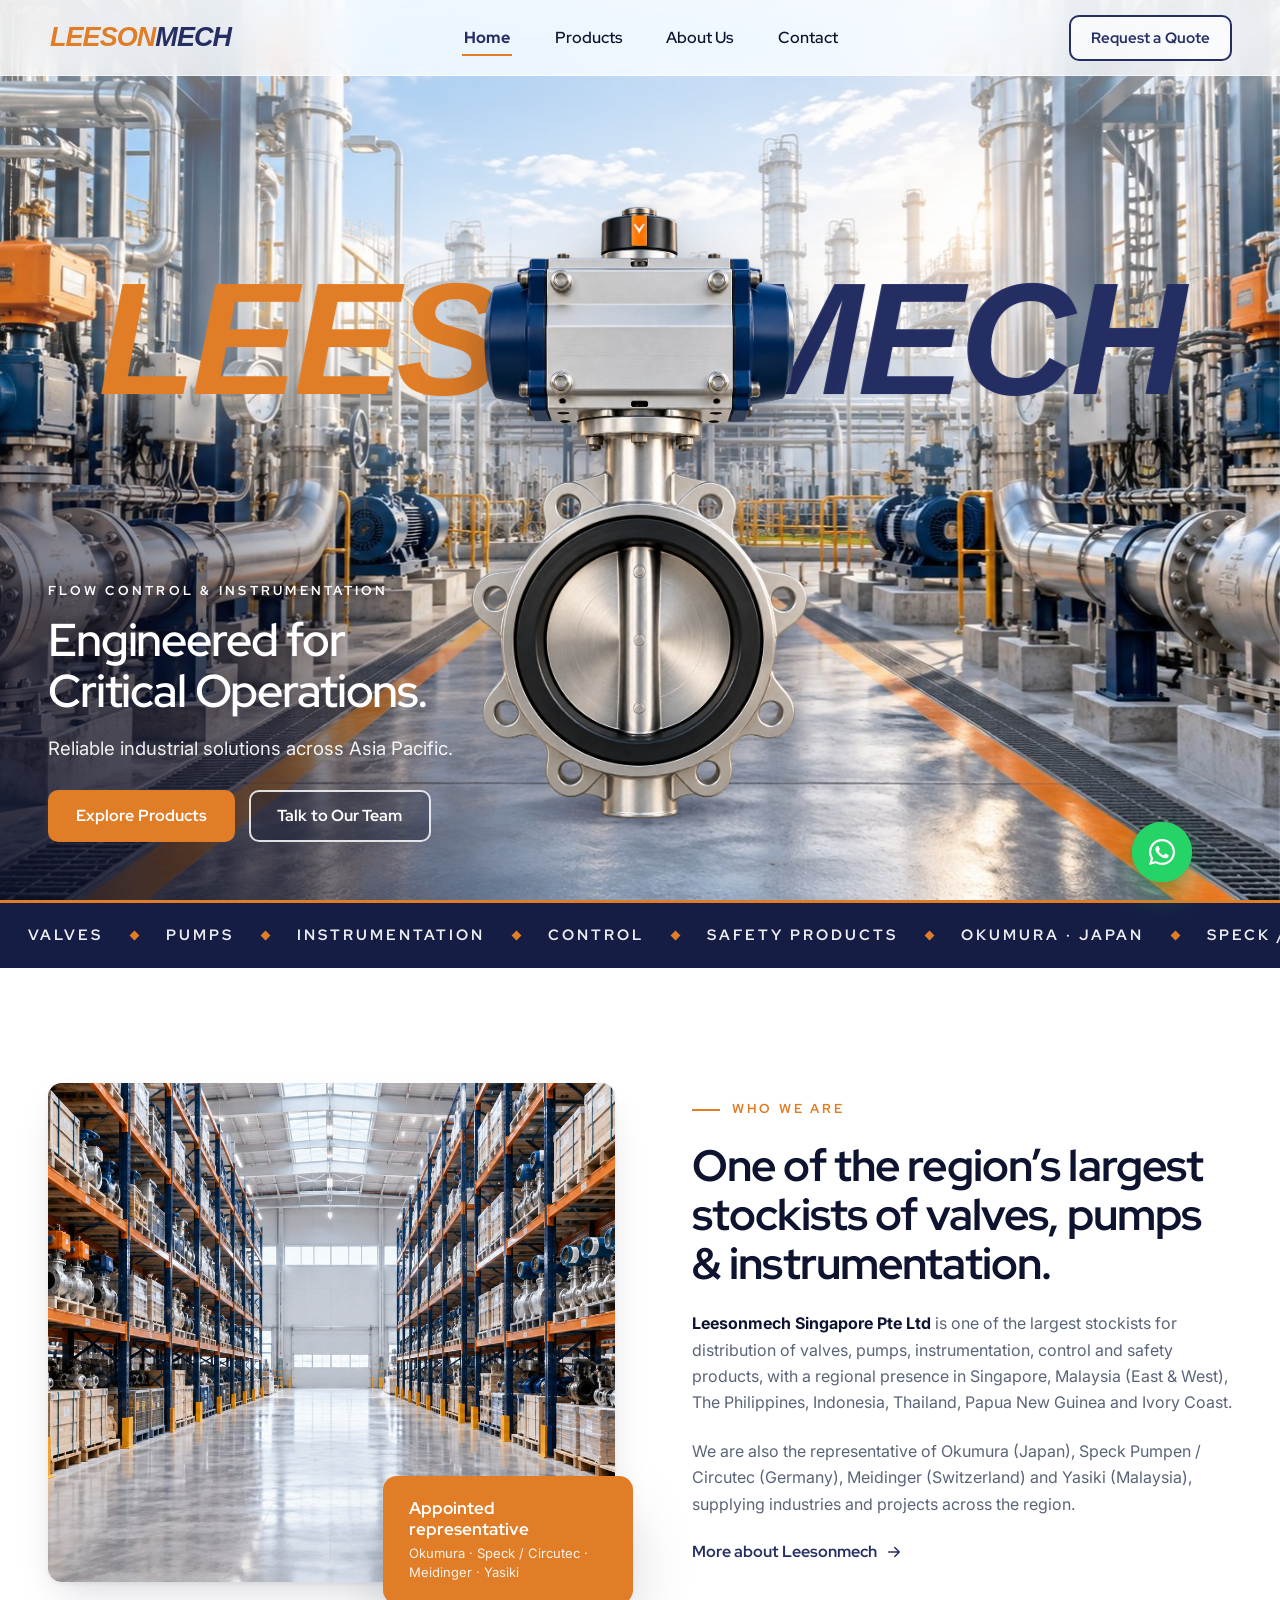
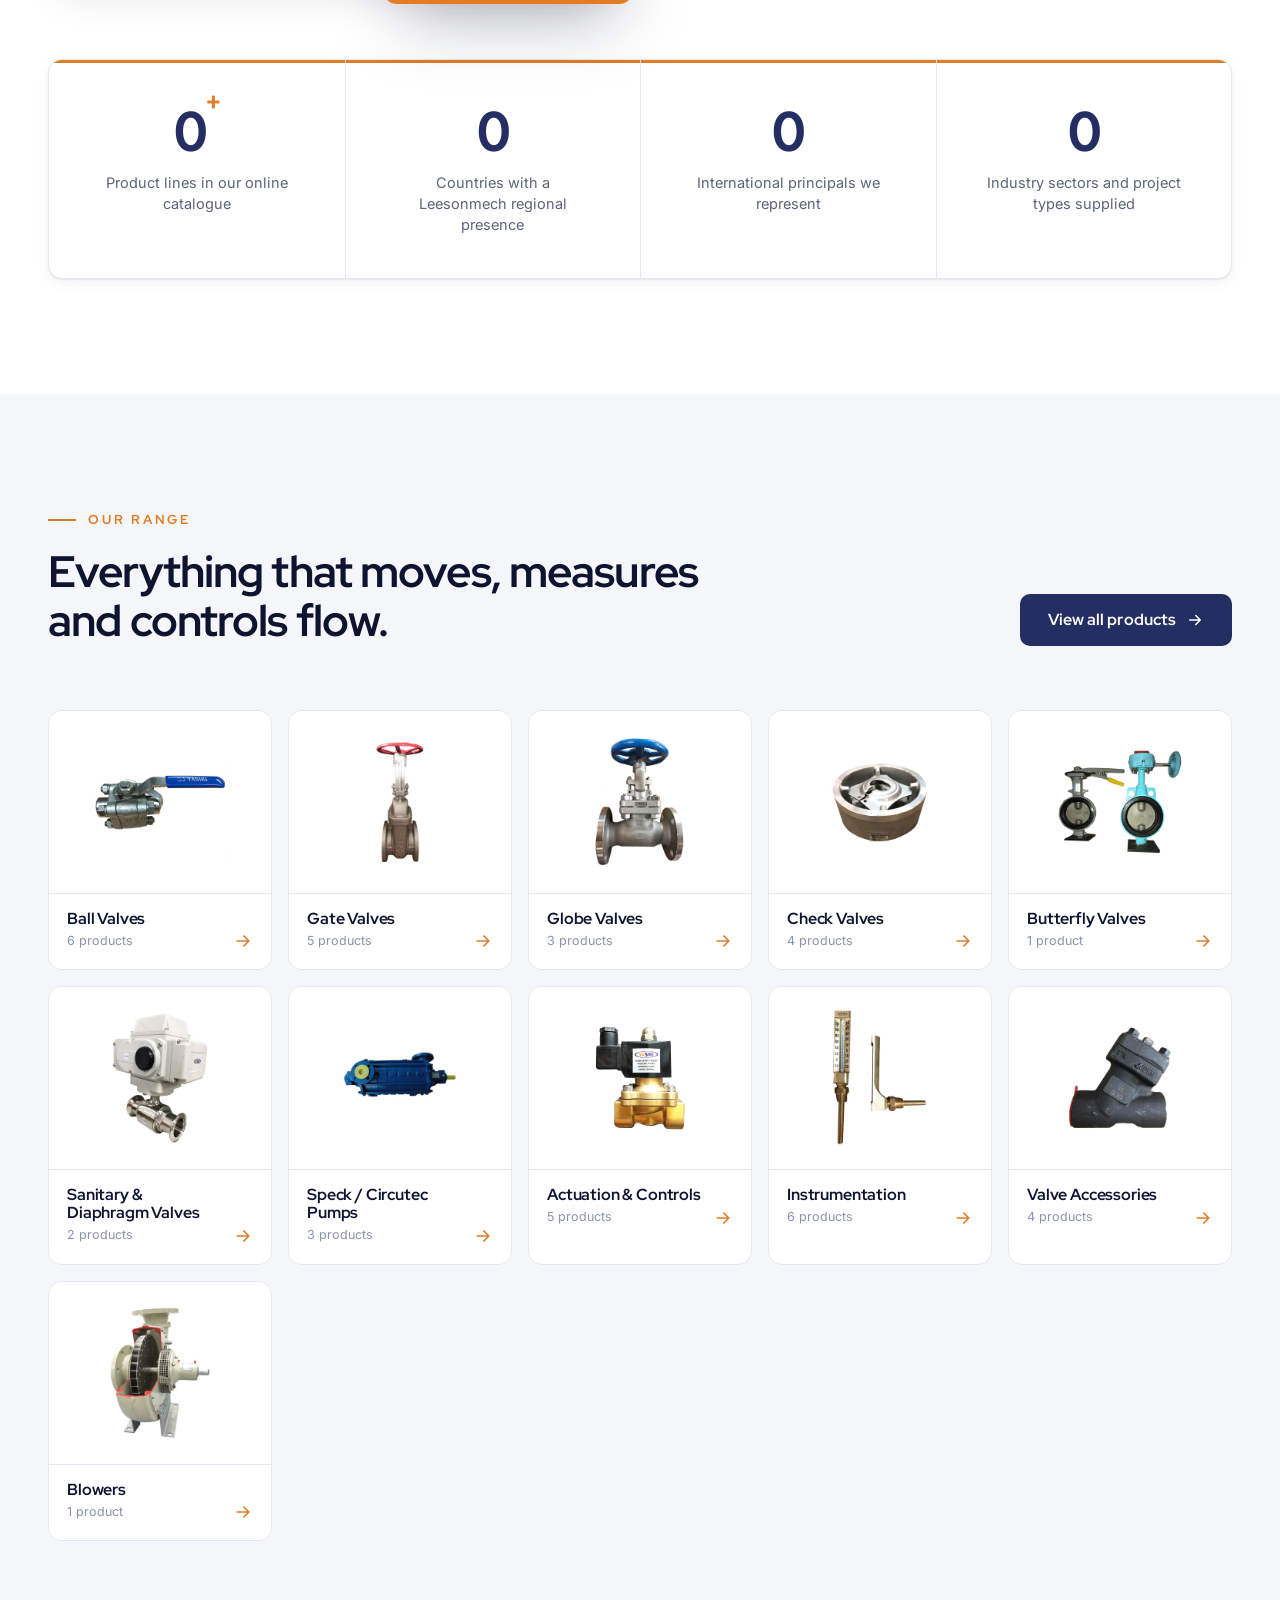
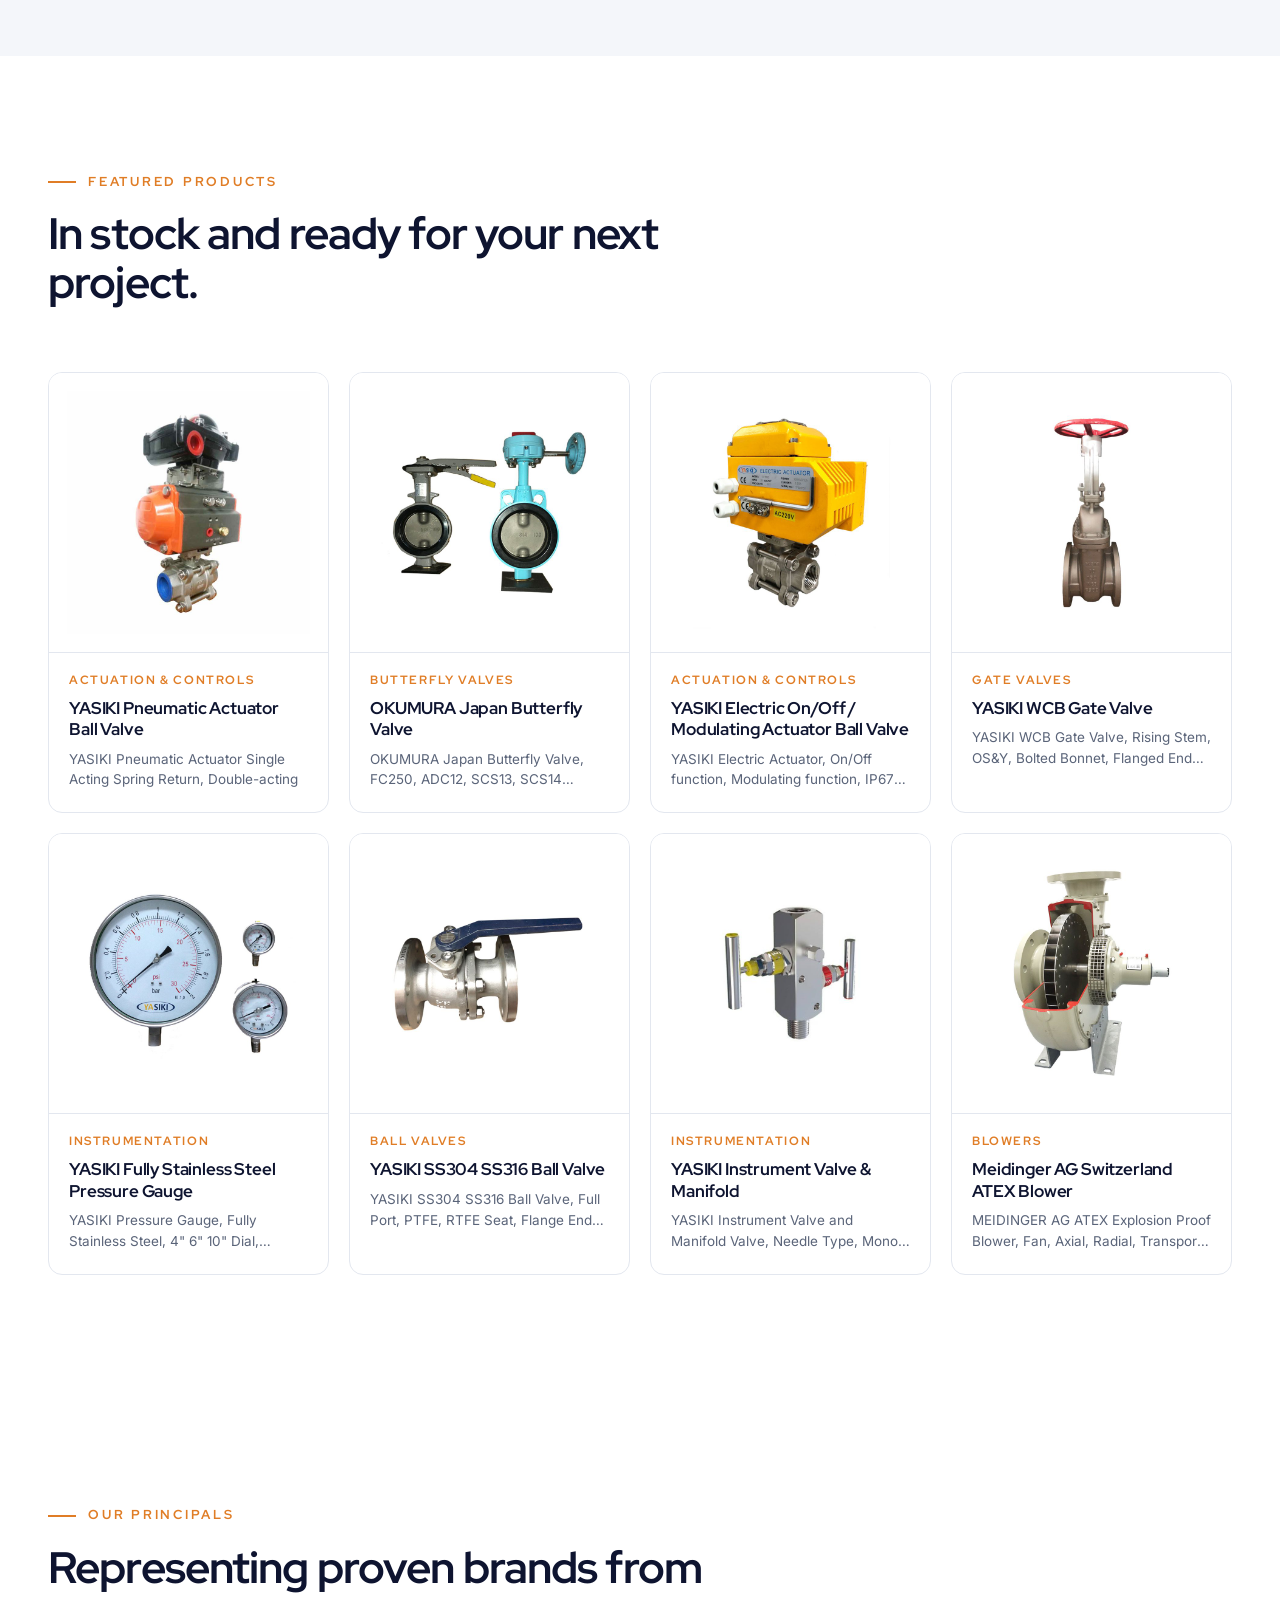
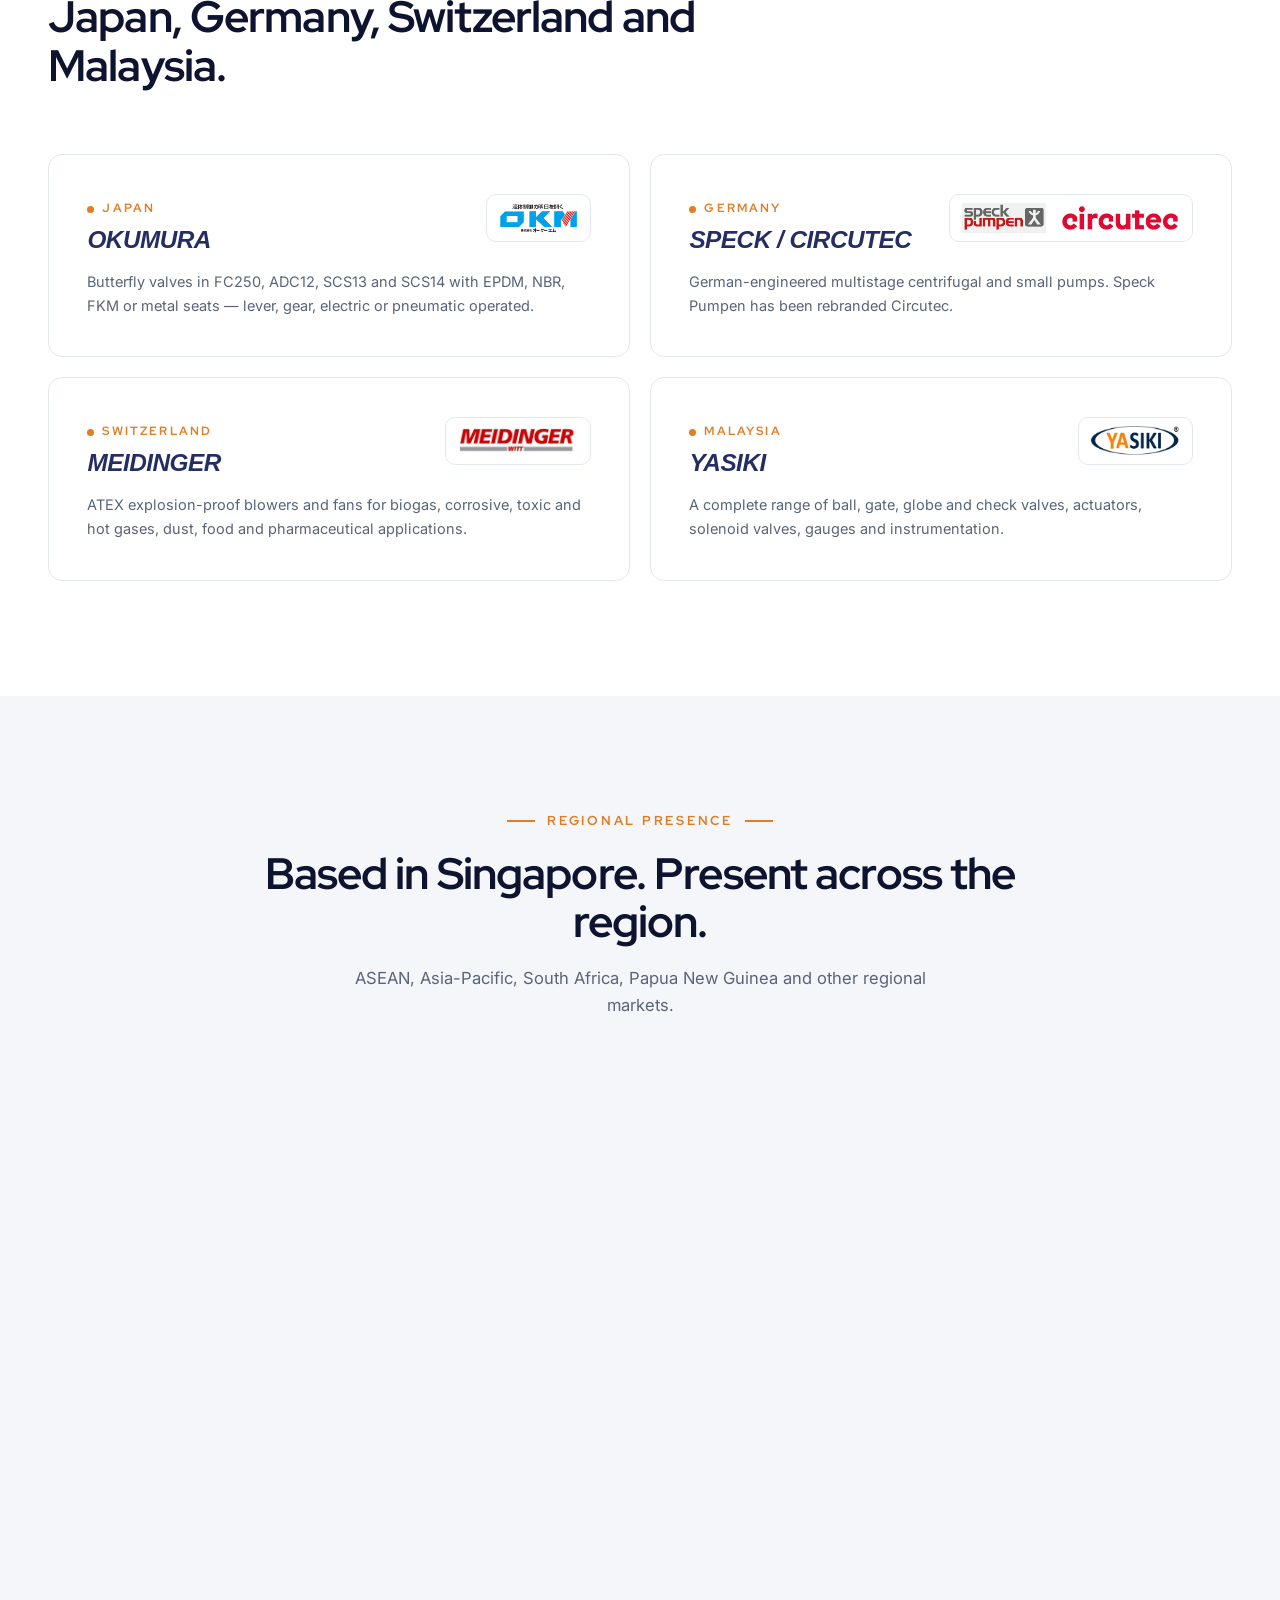
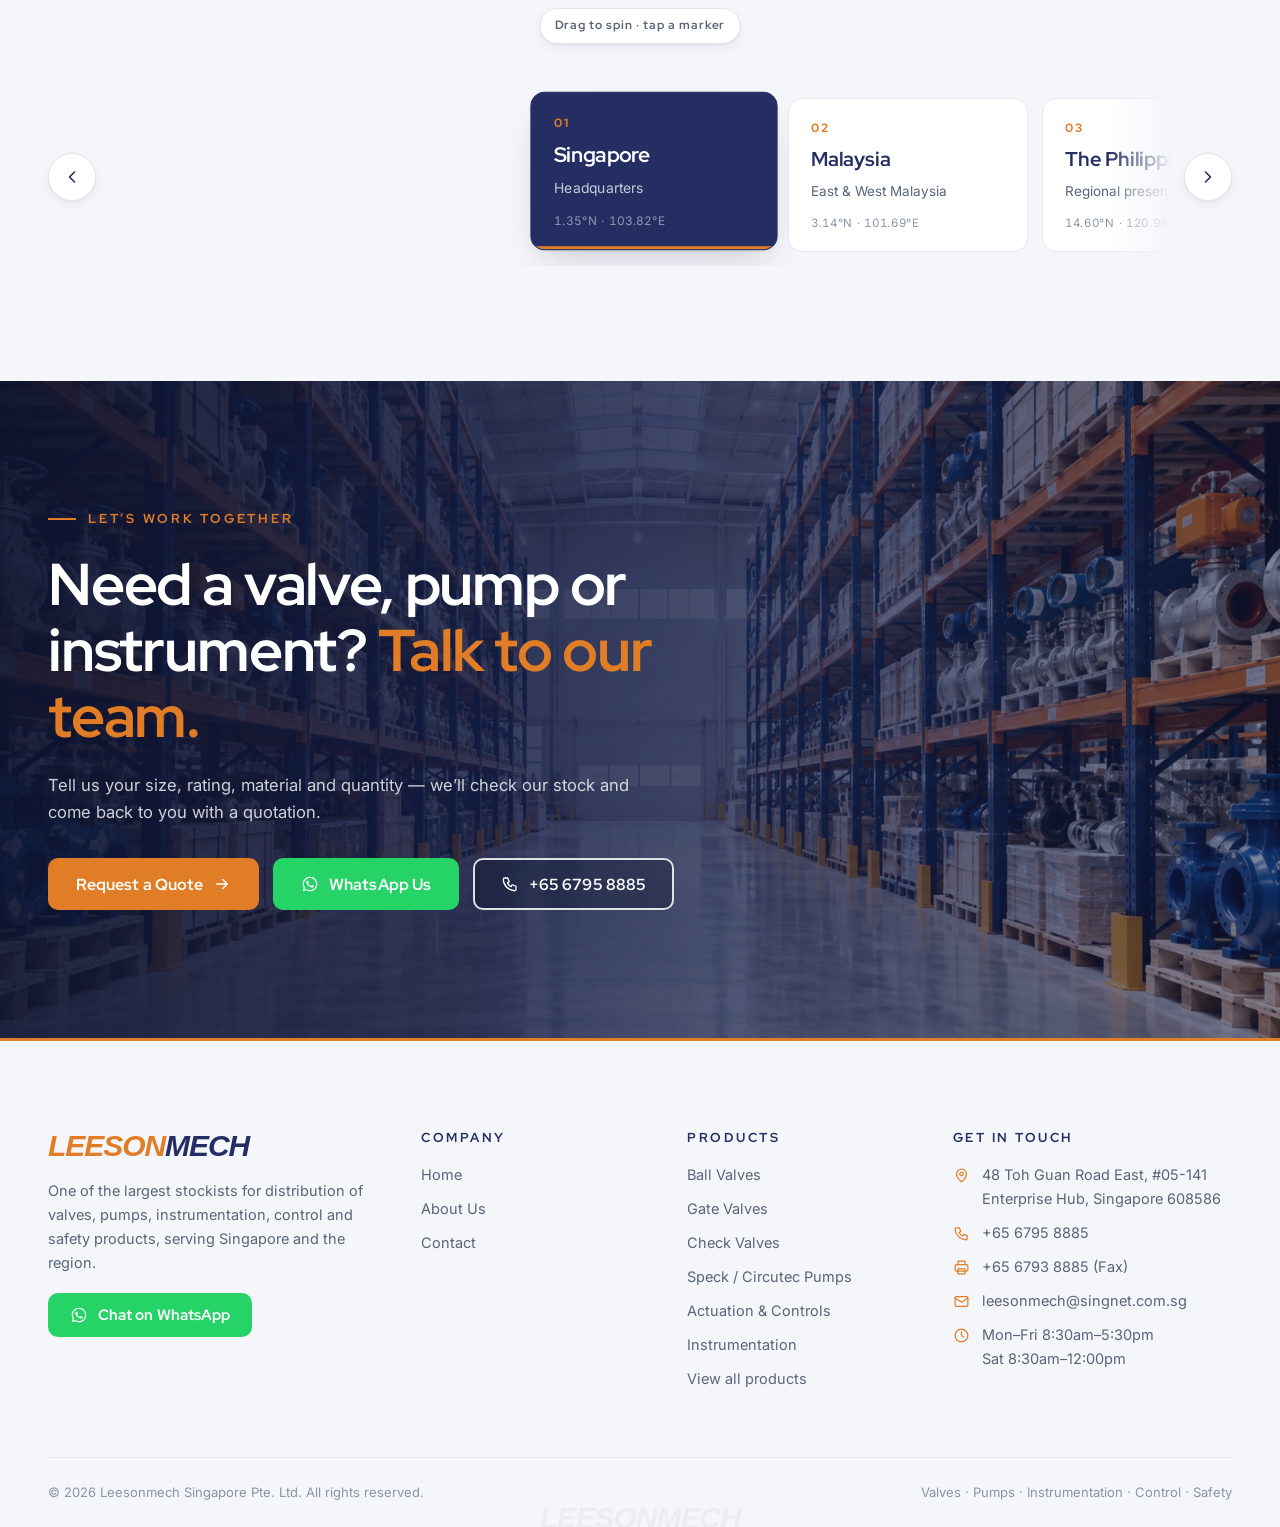
<file: index.html>
<!DOCTYPE html>
<html lang="en">
<head>
<meta charset="utf-8">
<meta name="viewport" content="width=device-width, initial-scale=1, viewport-fit=cover">
<title>Leesonmech Singapore — Valves, Pumps, Instrumentation & Controls</title>
<meta name="description" content="Leesonmech Singapore Pte Ltd is one of the largest stockists of valves, pumps, instrumentation, control and safety products, serving Singapore and Asia Pacific.">
<meta name="theme-color" content="#242e63">
<meta property="og:title" content="Leesonmech Singapore — Valves, Pumps, Instrumentation & Controls">
<meta property="og:description" content="Leesonmech Singapore Pte Ltd is one of the largest stockists of valves, pumps, instrumentation, control and safety products, serving Singapore and Asia Pacific.">
<meta property="og:type" content="website">
<meta property="og:image" content="assets/img/bg/home.jpg">
<link rel="icon" href="assets/img/favicon.svg" type="image/svg+xml">
<link rel="preconnect" href="https://fonts.googleapis.com">
<link rel="preconnect" href="https://fonts.gstatic.com" crossorigin>
<link href="https://fonts.googleapis.com/css2?family=Archivo:ital,wght@1,700;1,800&family=Inter:wght@400;500;600&family=Red+Hat+Display:wght@500;600;700;800&display=swap" rel="stylesheet">
<link rel="preload" as="image" href="assets/img/bg/home.jpg">
<link rel="stylesheet" href="assets/css/style.css">
<script>if (location.hash) document.documentElement.classList.add('no-loader');</script>
<noscript><style>.loader{display:none}.nav{transform:none}[data-reveal],.hero [data-hero],.page-hero [data-hero],.hero__mark .ch,.hero__valve{opacity:1!important;transform:none!important}.hero h1 .line>span{transform:none}.img-reveal::after{display:none}.img-reveal img,.hero__bg img,.page-hero__bg img{transform:none}.wa{transform:none}</style></noscript>
</head>
<body>
<a class="sr-only" href="#main">Skip to content</a>

<div class="loader" aria-hidden="true">
  <div class="loader__inner">
    <div class="mark"><span class="o">LEESON</span><span class="n">MECH</span></div>
  </div>
</div>

<header class="nav">
  <div class="wrap nav__inner">
    <a class="nav__logo mark" href="/" aria-label="Leesonmech — home"><span class="o">LEESON</span><span class="n">MECH</span></a>
    <nav aria-label="Primary"><ul class="nav__links"><li><a href="/" class="is-active" aria-current="page">Home</a></li><li><a href="/products">Products</a></li><li><a href="/about">About Us</a></li><li><a href="/contact">Contact</a></li></ul></nav>
    <a class="btn btn--outline btn--sm nav__cta" href="/contact">Request a Quote</a>
    <button class="nav__toggle" type="button" aria-label="Menu" aria-expanded="false" aria-controls="menu"><span></span><span></span><span></span></button>
  </div>
</header>
<div class="menu" id="menu">
  <ul class="menu__links"><li><a href="/"><small>01</small>Home</a></li><li><a href="/products"><small>02</small>Products</a></li><li><a href="/about"><small>03</small>About Us</a></li><li><a href="/contact"><small>04</small>Contact</a></li></ul>
  <div class="menu__foot">
    <a class="btn" href="/contact">Request a Quote <svg class="arrow" viewBox="0 0 24 24" fill="none" stroke="currentColor" stroke-width="2" stroke-linecap="round" stroke-linejoin="round" aria-hidden="true"><path d="M5 12h14M13 6l6 6-6 6"/></svg></a>
    <a class="btn btn--wa" data-wa href="#"><svg viewBox="0 0 32 32" fill="currentColor" aria-hidden="true"><path d="M16.04 3C8.86 3 3.03 8.82 3.03 16c0 2.29.6 4.53 1.74 6.5L3 29l6.67-1.75A13 13 0 0 0 16.04 29C23.22 29 29 23.18 29 16S23.22 3 16.04 3zm0 23.8c-1.95 0-3.86-.52-5.53-1.51l-.4-.24-3.96 1.04 1.06-3.86-.26-.4A10.76 10.76 0 0 1 5.23 16c0-5.96 4.85-10.8 10.81-10.8 5.96 0 10.76 4.84 10.76 10.8s-4.8 10.8-10.76 10.8zm5.93-8.09c-.32-.16-1.92-.95-2.22-1.06-.3-.11-.51-.16-.73.16-.22.33-.84 1.06-1.03 1.28-.19.22-.38.24-.7.08-.32-.16-1.37-.5-2.61-1.61a9.8 9.8 0 0 1-1.8-2.24c-.19-.33-.02-.5.14-.66.15-.15.32-.38.49-.57.16-.19.22-.33.32-.55.11-.22.06-.41-.03-.57-.08-.16-.73-1.76-1-2.41-.26-.63-.53-.55-.73-.56h-.62c-.22 0-.57.08-.87.41-.3.33-1.14 1.11-1.14 2.72 0 1.6 1.17 3.15 1.33 3.37.16.22 2.3 3.51 5.57 4.92.78.34 1.39.54 1.86.69.78.25 1.49.21 2.05.13.63-.09 1.92-.78 2.19-1.54.27-.76.27-1.41.19-1.54-.08-.14-.3-.22-.62-.38z"/></svg> WhatsApp Us</a>
    <p>48 Toh Guan Road East, #05-141 Enterprise Hub, Singapore 608586<br><a href="tel:+6567958885">+65 6795 8885</a> · <a href="mailto:leesonmech@singnet.com.sg">leesonmech@singnet.com.sg</a></p>
  </div>
</div>

<main id="main">
<section class="hero">
  <div class="hero__bg"><img src="assets/img/bg/home.jpg" alt="" fetchpriority="high"></div>
  <div class="hero__stage">
    <div class="mark hero__mark" aria-hidden="true"><span class="ch o" style="--i:0">L</span><span class="ch o" style="--i:1">E</span><span class="ch o" style="--i:2">E</span><span class="ch o" style="--i:3">S</span><span class="ch o" style="--i:4">O</span><span class="ch o" style="--i:5">N</span><span class="ch n" style="--i:6">M</span><span class="ch n" style="--i:7">E</span><span class="ch n" style="--i:8">C</span><span class="ch n" style="--i:9">H</span></div>
    <div class="hero__floor"></div>
    <picture class="hero__valve">
      <source srcset="assets/img/valve.webp" type="image/webp">
      <img src="assets/img/valve.png" alt="Pneumatically actuated stainless steel butterfly valve" width="762" height="1382" fetchpriority="high">
    </picture>
  </div>
  <div class="wrap hero__content">
    <div class="hero__copy">
      <span class="eyebrow eyebrow--plain" data-hero>Flow Control &amp; Instrumentation</span>
      <h1><span class="sr-only">Leesonmech — </span><span class="line"><span style="--d:0">Engineered for</span></span><span class="line"><span style="--d:1">Critical Operations.</span></span></h1>
      <p class="hero__sub" data-hero style="--d:3">Reliable industrial solutions across Asia Pacific.</p>
      <div class="hero__actions" data-hero style="--d:4">
        <a class="btn" href="/products">Explore Products</a>
        <a class="btn btn--ghost" href="/contact">Talk to Our Team</a>
      </div>
    </div>
  </div>
</section>

<div class="marquee" aria-hidden="true"><div class="marquee__track"><div class="marquee__group">
  <span>Valves</span><i></i><span>Pumps</span><i></i><span>Instrumentation</span><i></i><span>Control</span><i></i><span>Safety Products</span><i></i><span>Okumura &middot; Japan</span><i></i><span>Speck / Circutec &middot; Germany</span><i></i><span>Meidinger &middot; Switzerland</span><i></i><span>Yasiki &middot; Malaysia</span><i></i>
</div></div></div>

<section class="section" id="about">
  <div class="wrap">
    <div class="intro">
      <div class="intro__media" data-reveal="left">
        <div class="img-reveal"><img src="assets/img/bg/products.jpg" alt="Leesonmech warehouse stocked with valves and pumps" loading="lazy"></div>
        <div class="intro__badge"><b>Appointed representative</b><span>Okumura &middot; Speck / Circutec &middot; Meidinger &middot; Yasiki</span></div>
      </div>
      <div class="intro__body">
        <span class="eyebrow" data-reveal>Who we are</span>
        <h2 class="h-lg" data-reveal style="--d:1">One of the region&rsquo;s largest stockists of valves, pumps &amp; instrumentation.</h2>
        <p data-reveal style="--d:2"><strong>Leesonmech Singapore Pte Ltd</strong> is one of the largest stockists for distribution of valves, pumps, instrumentation, control and safety products, with a regional presence in Singapore, Malaysia (East &amp; West), The Philippines, Indonesia, Thailand, Papua New Guinea and Ivory Coast.</p>
        <p data-reveal style="--d:3">We are also the representative of Okumura (Japan), Speck Pumpen / Circutec (Germany), Meidinger (Switzerland) and Yasiki (Malaysia), supplying industries and projects across the region.</p>
        <a class="link-arrow" href="/about" data-reveal style="--d:4">More about Leesonmech <svg class="arrow" viewBox="0 0 24 24" fill="none" stroke="currentColor" stroke-width="2" stroke-linecap="round" stroke-linejoin="round" aria-hidden="true"><path d="M5 12h14M13 6l6 6-6 6"/></svg></a>
      </div>
    </div>
    <div class="stats">
      <div class="stat"><div class="stat__num" data-count="40">40<sup>+</sup></div><div class="stat__label">Product lines in our online catalogue</div></div>
      <div class="stat"><div class="stat__num" data-count="7">7</div><div class="stat__label">Countries with a Leesonmech regional presence</div></div>
      <div class="stat"><div class="stat__num" data-count="4">4</div><div class="stat__label">International principals we represent</div></div>
      <div class="stat"><div class="stat__num" data-count="8">8</div><div class="stat__label">Industry sectors and project types supplied</div></div>
    </div>
  </div>
</section>

<section class="section section--mist" id="range">
  <div class="wrap">
    <div class="section-head section-head--split">
      <div style="display:grid;gap:18px;max-width:720px">
        <span class="eyebrow" data-reveal>Our range</span>
        <h2 class="h-lg" data-reveal style="--d:1">Everything that moves, measures and controls flow.</h2>
      </div>
      <a class="btn btn--navy" href="/products" data-reveal style="--d:2">View all products <svg class="arrow" viewBox="0 0 24 24" fill="none" stroke="currentColor" stroke-width="2" stroke-linecap="round" stroke-linejoin="round" aria-hidden="true"><path d="M5 12h14M13 6l6 6-6 6"/></svg></a>
    </div>
    <div class="cats" id="home-cats"></div>
  </div>
</section>

<section class="section">
  <div class="wrap">
    <div class="section-head">
      <span class="eyebrow" data-reveal>Featured products</span>
      <h2 class="h-lg" data-reveal style="--d:1">In stock and ready for your next project.</h2>
    </div>
    <div class="grid-products" id="home-featured"></div>
  </div>
</section>

<section class="section">
  <div class="wrap">
    <div class="section-head">
      <span class="eyebrow" data-reveal>Our principals</span>
      <h2 class="h-lg" data-reveal style="--d:1">Representing proven brands from Japan, Germany, Switzerland and Malaysia.</h2>
    </div>
    <div class="brands"><div class="brand" data-reveal style="--d:0"><div class="brand__head"><div><span class="brand__origin">Japan</span><div class="brand__name">OKUMURA</div></div><div class="brand__logos"><img src="assets/img/brands/okumura.png" alt="Okumura logo" loading="lazy"></div></div><p>Butterfly valves in FC250, ADC12, SCS13 and SCS14 with EPDM, NBR, FKM or metal seats &mdash; lever, gear, electric or pneumatic operated.</p></div><div class="brand" data-reveal style="--d:1"><div class="brand__head"><div><span class="brand__origin">Germany</span><div class="brand__name">SPECK / CIRCUTEC</div></div><div class="brand__logos"><img src="assets/img/brands/speck.png" alt="Speck logo" loading="lazy"><img src="assets/img/brands/circutec.png" alt="Circutec logo" loading="lazy"></div></div><p>German-engineered multistage centrifugal and small pumps. Speck Pumpen has been rebranded Circutec.</p></div><div class="brand" data-reveal style="--d:2"><div class="brand__head"><div><span class="brand__origin">Switzerland</span><div class="brand__name">MEIDINGER</div></div><div class="brand__logos"><img src="assets/img/brands/meidinger.png" alt="Meidinger logo" loading="lazy"></div></div><p>ATEX explosion-proof blowers and fans for biogas, corrosive, toxic and hot gases, dust, food and pharmaceutical applications.</p></div><div class="brand" data-reveal style="--d:3"><div class="brand__head"><div><span class="brand__origin">Malaysia</span><div class="brand__name">YASIKI</div></div><div class="brand__logos"><img src="assets/img/brands/yasiki.png" alt="Yasiki logo" loading="lazy"></div></div><p>A complete range of ball, gate, globe and check valves, actuators, solenoid valves, gauges and instrumentation.</p></div></div>
  </div>
</section>


<section class="section section--mist regions-sec">
  <div class="wrap">
    <div class="section-head section-head--center">
      <span class="eyebrow" data-reveal>Regional presence</span>
      <h2 class="h-lg" data-reveal style="--d:1">Based in Singapore. Present across the region.</h2>
      <p class="lead" data-reveal style="--d:2">ASEAN, Asia-Pacific, South Africa, Papua New Guinea and other regional markets.</p>
    </div>
    <div class="globe" data-globe data-reveal="zoom" tabindex="0" aria-label="Interactive globe of Leesonmech locations. Drag to rotate; use arrow keys to change country.">
      <canvas></canvas>
      <span class="globe__hint">Drag to spin &middot; tap a marker</span>
    </div>
    <div class="rslider" data-reveal style="--d:1">
      <button type="button" class="rslider__btn rslider__btn--prev" aria-label="Previous country"><svg viewBox="0 0 24 24" fill="none" stroke="currentColor" stroke-width="2" stroke-linecap="round" stroke-linejoin="round"><path d="M15 6l-6 6 6 6"/></svg></button>
      <div class="rslider__track"><button type="button" class="rslide" data-name="Singapore" data-lon="103.82" data-lat="1.35" aria-pressed="true"><span class="rslide__no">01</span><span class="rslide__name">Singapore</span><span class="rslide__sub">Headquarters</span><span class="rslide__coord">1.35&deg;N &middot; 103.82&deg;E</span></button><button type="button" class="rslide" data-name="Malaysia" data-lon="101.69" data-lat="3.14" aria-pressed="false"><span class="rslide__no">02</span><span class="rslide__name">Malaysia</span><span class="rslide__sub">East &amp; West Malaysia</span><span class="rslide__coord">3.14&deg;N &middot; 101.69&deg;E</span></button><button type="button" class="rslide" data-name="The Philippines" data-lon="120.98" data-lat="14.6" aria-pressed="false"><span class="rslide__no">03</span><span class="rslide__name">The Philippines</span><span class="rslide__sub">Regional presence</span><span class="rslide__coord">14.60&deg;N &middot; 120.98&deg;E</span></button><button type="button" class="rslide" data-name="Indonesia" data-lon="106.85" data-lat="-6.21" aria-pressed="false"><span class="rslide__no">04</span><span class="rslide__name">Indonesia</span><span class="rslide__sub">Regional presence</span><span class="rslide__coord">6.21&deg;S &middot; 106.85&deg;E</span></button><button type="button" class="rslide" data-name="Thailand" data-lon="100.5" data-lat="13.76" aria-pressed="false"><span class="rslide__no">05</span><span class="rslide__name">Thailand</span><span class="rslide__sub">Regional presence</span><span class="rslide__coord">13.76&deg;N &middot; 100.50&deg;E</span></button><button type="button" class="rslide" data-name="Papua New Guinea" data-lon="147.18" data-lat="-9.44" aria-pressed="false"><span class="rslide__no">06</span><span class="rslide__name">Papua New Guinea</span><span class="rslide__sub">Regional presence</span><span class="rslide__coord">9.44&deg;S &middot; 147.18&deg;E</span></button><button type="button" class="rslide" data-name="Ivory Coast" data-lon="-4.01" data-lat="5.35" aria-pressed="false"><span class="rslide__no">07</span><span class="rslide__name">Ivory Coast</span><span class="rslide__sub">Regional presence</span><span class="rslide__coord">5.35&deg;N &middot; 4.01&deg;W</span></button></div>
      <button type="button" class="rslider__btn rslider__btn--next" aria-label="Next country"><svg viewBox="0 0 24 24" fill="none" stroke="currentColor" stroke-width="2" stroke-linecap="round" stroke-linejoin="round"><path d="M9 6l6 6-6 6"/></svg></button>
    </div>
  </div>
</section>


<section class="cta">
  <div class="cta__bg"><img src="assets/img/bg/products.jpg" alt="" loading="lazy"></div>
  <div class="wrap">
    <div class="cta__inner">
      <span class="eyebrow" data-reveal>Let&rsquo;s work together</span>
      <h2 class="h-xl" data-reveal style="--d:1">Need a valve, pump or instrument? <span class="accent">Talk to our team.</span></h2>
      <p class="lead" data-reveal style="--d:2">Tell us your size, rating, material and quantity &mdash; we&rsquo;ll check our stock and come back to you with a quotation.</p>
      <div class="cta__actions" data-reveal style="--d:3">
        <a class="btn" href="/contact">Request a Quote <svg class="arrow" viewBox="0 0 24 24" fill="none" stroke="currentColor" stroke-width="2" stroke-linecap="round" stroke-linejoin="round" aria-hidden="true"><path d="M5 12h14M13 6l6 6-6 6"/></svg></a>
        <a class="btn btn--wa" data-wa href="#"><svg viewBox="0 0 32 32" fill="currentColor" aria-hidden="true"><path d="M16.04 3C8.86 3 3.03 8.82 3.03 16c0 2.29.6 4.53 1.74 6.5L3 29l6.67-1.75A13 13 0 0 0 16.04 29C23.22 29 29 23.18 29 16S23.22 3 16.04 3zm0 23.8c-1.95 0-3.86-.52-5.53-1.51l-.4-.24-3.96 1.04 1.06-3.86-.26-.4A10.76 10.76 0 0 1 5.23 16c0-5.96 4.85-10.8 10.81-10.8 5.96 0 10.76 4.84 10.76 10.8s-4.8 10.8-10.76 10.8zm5.93-8.09c-.32-.16-1.92-.95-2.22-1.06-.3-.11-.51-.16-.73.16-.22.33-.84 1.06-1.03 1.28-.19.22-.38.24-.7.08-.32-.16-1.37-.5-2.61-1.61a9.8 9.8 0 0 1-1.8-2.24c-.19-.33-.02-.5.14-.66.15-.15.32-.38.49-.57.16-.19.22-.33.32-.55.11-.22.06-.41-.03-.57-.08-.16-.73-1.76-1-2.41-.26-.63-.53-.55-.73-.56h-.62c-.22 0-.57.08-.87.41-.3.33-1.14 1.11-1.14 2.72 0 1.6 1.17 3.15 1.33 3.37.16.22 2.3 3.51 5.57 4.92.78.34 1.39.54 1.86.69.78.25 1.49.21 2.05.13.63-.09 1.92-.78 2.19-1.54.27-.76.27-1.41.19-1.54-.08-.14-.3-.22-.62-.38z"/></svg> WhatsApp Us</a>
        <a class="btn btn--ghost" href="tel:+6567958885"><svg viewBox="0 0 24 24" fill="none" stroke="currentColor" stroke-width="1.7" stroke-linecap="round" stroke-linejoin="round" aria-hidden="true"><path d="M5 4h4l2 5-2.5 1.5a11 11 0 0 0 5 5L15 13l5 2v4a2 2 0 0 1-2 2A16 16 0 0 1 3 6a2 2 0 0 1 2-2z"/></svg> +65 6795 8885</a>
      </div>
    </div>
  </div>
</section>

</main>

<footer class="footer">
  <div class="wrap">
    <div class="footer__top">
      <div class="footer__about">
        <span class="mark " aria-label="Leesonmech"><span class="o">LEESON</span><span class="n">MECH</span></span>
        <p>One of the largest stockists for distribution of valves, pumps, instrumentation, control and safety products, serving Singapore and the region.</p>
        <a class="btn btn--wa btn--sm" data-wa href="#" style="justify-self:start"><svg viewBox="0 0 32 32" fill="currentColor" aria-hidden="true"><path d="M16.04 3C8.86 3 3.03 8.82 3.03 16c0 2.29.6 4.53 1.74 6.5L3 29l6.67-1.75A13 13 0 0 0 16.04 29C23.22 29 29 23.18 29 16S23.22 3 16.04 3zm0 23.8c-1.95 0-3.86-.52-5.53-1.51l-.4-.24-3.96 1.04 1.06-3.86-.26-.4A10.76 10.76 0 0 1 5.23 16c0-5.96 4.85-10.8 10.81-10.8 5.96 0 10.76 4.84 10.76 10.8s-4.8 10.8-10.76 10.8zm5.93-8.09c-.32-.16-1.92-.95-2.22-1.06-.3-.11-.51-.16-.73.16-.22.33-.84 1.06-1.03 1.28-.19.22-.38.24-.7.08-.32-.16-1.37-.5-2.61-1.61a9.8 9.8 0 0 1-1.8-2.24c-.19-.33-.02-.5.14-.66.15-.15.32-.38.49-.57.16-.19.22-.33.32-.55.11-.22.06-.41-.03-.57-.08-.16-.73-1.76-1-2.41-.26-.63-.53-.55-.73-.56h-.62c-.22 0-.57.08-.87.41-.3.33-1.14 1.11-1.14 2.72 0 1.6 1.17 3.15 1.33 3.37.16.22 2.3 3.51 5.57 4.92.78.34 1.39.54 1.86.69.78.25 1.49.21 2.05.13.63-.09 1.92-.78 2.19-1.54.27-.76.27-1.41.19-1.54-.08-.14-.3-.22-.62-.38z"/></svg> Chat on WhatsApp</a>
      </div>
      <div>
        <h4>Company</h4>
        <ul>
          <li><a href="/">Home</a></li>
          <li><a href="/about">About Us</a></li>
          <li><a href="/contact">Contact</a></li>
        </ul>
      </div>
      <div>
        <h4>Products</h4>
        <ul>
          <li><a href="/products?cat=ball">Ball Valves</a></li>
          <li><a href="/products?cat=gate">Gate Valves</a></li>
          <li><a href="/products?cat=check">Check Valves</a></li>
          <li><a href="/products?cat=pump">Speck / Circutec Pumps</a></li>
          <li><a href="/products?cat=control">Actuation &amp; Controls</a></li>
          <li><a href="/products?cat=instrument">Instrumentation</a></li>
          <li><a href="/products">View all products</a></li>
        </ul>
      </div>
      <div>
        <h4>Get in touch</h4>
        <ul class="footer__contact">
          <li><svg viewBox="0 0 24 24" fill="none" stroke="currentColor" stroke-width="1.7" stroke-linecap="round" stroke-linejoin="round" aria-hidden="true"><path d="M12 21s-7-5.6-7-11a7 7 0 0 1 14 0c0 5.4-7 11-7 11z"/><circle cx="12" cy="10" r="2.5"/></svg><span>48 Toh Guan Road East, #05-141 Enterprise Hub, Singapore 608586</span></li>
          <li><svg viewBox="0 0 24 24" fill="none" stroke="currentColor" stroke-width="1.7" stroke-linecap="round" stroke-linejoin="round" aria-hidden="true"><path d="M5 4h4l2 5-2.5 1.5a11 11 0 0 0 5 5L15 13l5 2v4a2 2 0 0 1-2 2A16 16 0 0 1 3 6a2 2 0 0 1 2-2z"/></svg><a href="tel:+6567958885">+65 6795 8885</a></li>
          <li><svg viewBox="0 0 24 24" fill="none" stroke="currentColor" stroke-width="1.7" stroke-linecap="round" stroke-linejoin="round" aria-hidden="true"><path d="M7 8V3h10v5"/><rect x="3" y="8" width="18" height="9" rx="2"/><path d="M7 14h10v7H7z"/></svg><span>+65 6793 8885 (Fax)</span></li>
          <li><svg viewBox="0 0 24 24" fill="none" stroke="currentColor" stroke-width="1.7" stroke-linecap="round" stroke-linejoin="round" aria-hidden="true"><rect x="3" y="5" width="18" height="14" rx="2"/><path d="M3 7l9 6 9-6"/></svg><a href="mailto:leesonmech@singnet.com.sg">leesonmech@singnet.com.sg</a></li>
          <li><svg viewBox="0 0 24 24" fill="none" stroke="currentColor" stroke-width="1.7" stroke-linecap="round" stroke-linejoin="round" aria-hidden="true"><circle cx="12" cy="12" r="9"/><path d="M12 7v5l3 2"/></svg><span>Mon&ndash;Fri 8:30am&ndash;5:30pm<br>Sat 8:30am&ndash;12:00pm</span></li>
        </ul>
      </div>
    </div>
    <div class="footer__bottom">
      <span>&copy; <span data-year>2026</span> Leesonmech Singapore Pte. Ltd. All rights reserved.</span>
      <span>Valves &middot; Pumps &middot; Instrumentation &middot; Control &middot; Safety</span>
    </div>
  </div>
  <div class="mark footer__ghost" aria-hidden="true"><span class="o">LEESON</span><span class="n">MECH</span></div>
</footer>

<button class="totop" type="button" aria-label="Back to top"><svg viewBox="0 0 24 24" fill="none" stroke="currentColor" stroke-width="2.2" stroke-linecap="round" stroke-linejoin="round" aria-hidden="true"><path d="M12 19V5M6 11l6-6 6 6"/></svg></button>
<a class="wa" data-wa href="#" aria-label="Chat with us on WhatsApp">
  <span class="wa__icon"><svg viewBox="0 0 32 32" fill="currentColor" aria-hidden="true"><path d="M16.04 3C8.86 3 3.03 8.82 3.03 16c0 2.29.6 4.53 1.74 6.5L3 29l6.67-1.75A13 13 0 0 0 16.04 29C23.22 29 29 23.18 29 16S23.22 3 16.04 3zm0 23.8c-1.95 0-3.86-.52-5.53-1.51l-.4-.24-3.96 1.04 1.06-3.86-.26-.4A10.76 10.76 0 0 1 5.23 16c0-5.96 4.85-10.8 10.81-10.8 5.96 0 10.76 4.84 10.76 10.8s-4.8 10.8-10.76 10.8zm5.93-8.09c-.32-.16-1.92-.95-2.22-1.06-.3-.11-.51-.16-.73.16-.22.33-.84 1.06-1.03 1.28-.19.22-.38.24-.7.08-.32-.16-1.37-.5-2.61-1.61a9.8 9.8 0 0 1-1.8-2.24c-.19-.33-.02-.5.14-.66.15-.15.32-.38.49-.57.16-.19.22-.33.32-.55.11-.22.06-.41-.03-.57-.08-.16-.73-1.76-1-2.41-.26-.63-.53-.55-.73-.56h-.62c-.22 0-.57.08-.87.41-.3.33-1.14 1.11-1.14 2.72 0 1.6 1.17 3.15 1.33 3.37.16.22 2.3 3.51 5.57 4.92.78.34 1.39.54 1.86.69.78.25 1.49.21 2.05.13.63-.09 1.92-.78 2.19-1.54.27-.76.27-1.41.19-1.54-.08-.14-.3-.22-.62-.38z"/></svg></span><span class="wa__label">Chat with us</span>
</a>

<script src="assets/js/products-data.js"></script>
<script src="assets/js/main.js"></script>
<script src="assets/js/globe-data.js"></script>
<script src="assets/js/globe.js"></script>
<script src="https://aiconvo.sg/w.js" data-bot="85edae32-e169-4623-9f97-1f9d9f4e2c89"></script>
</body>
</html>
</file>
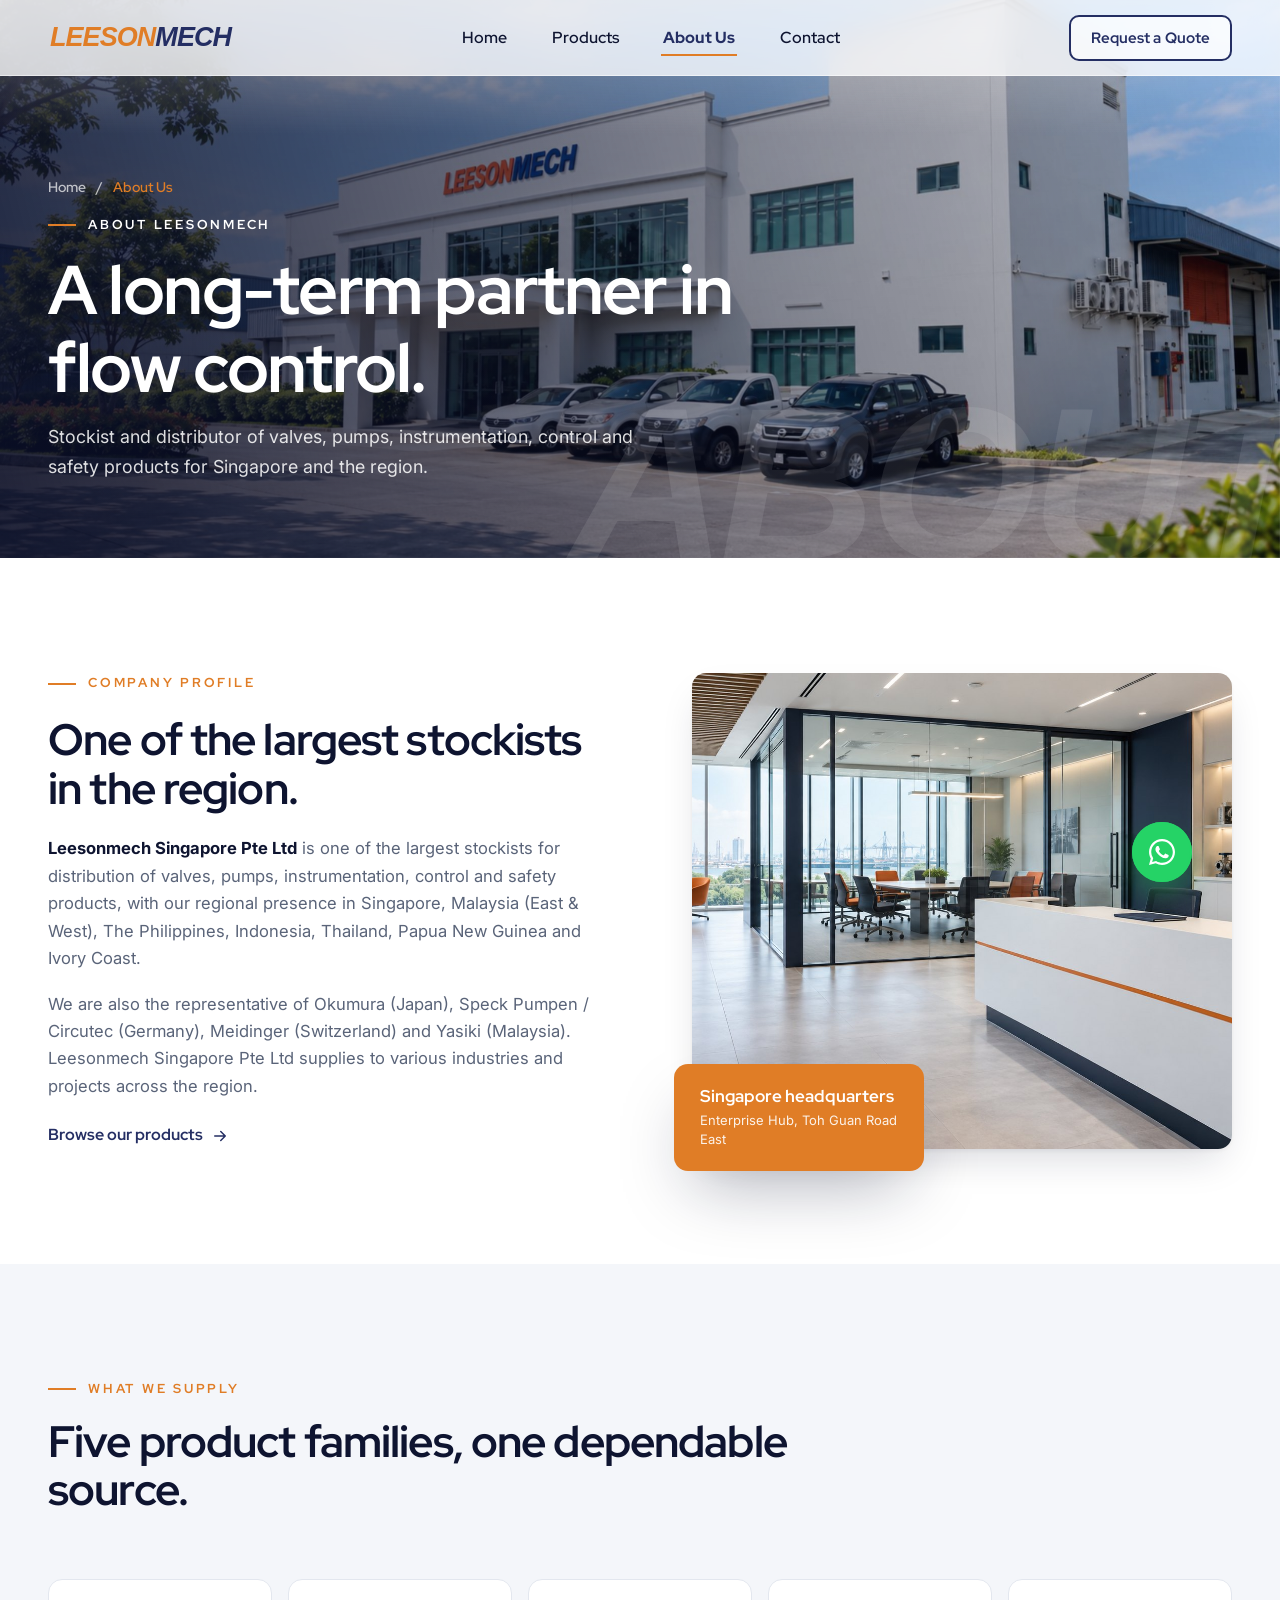
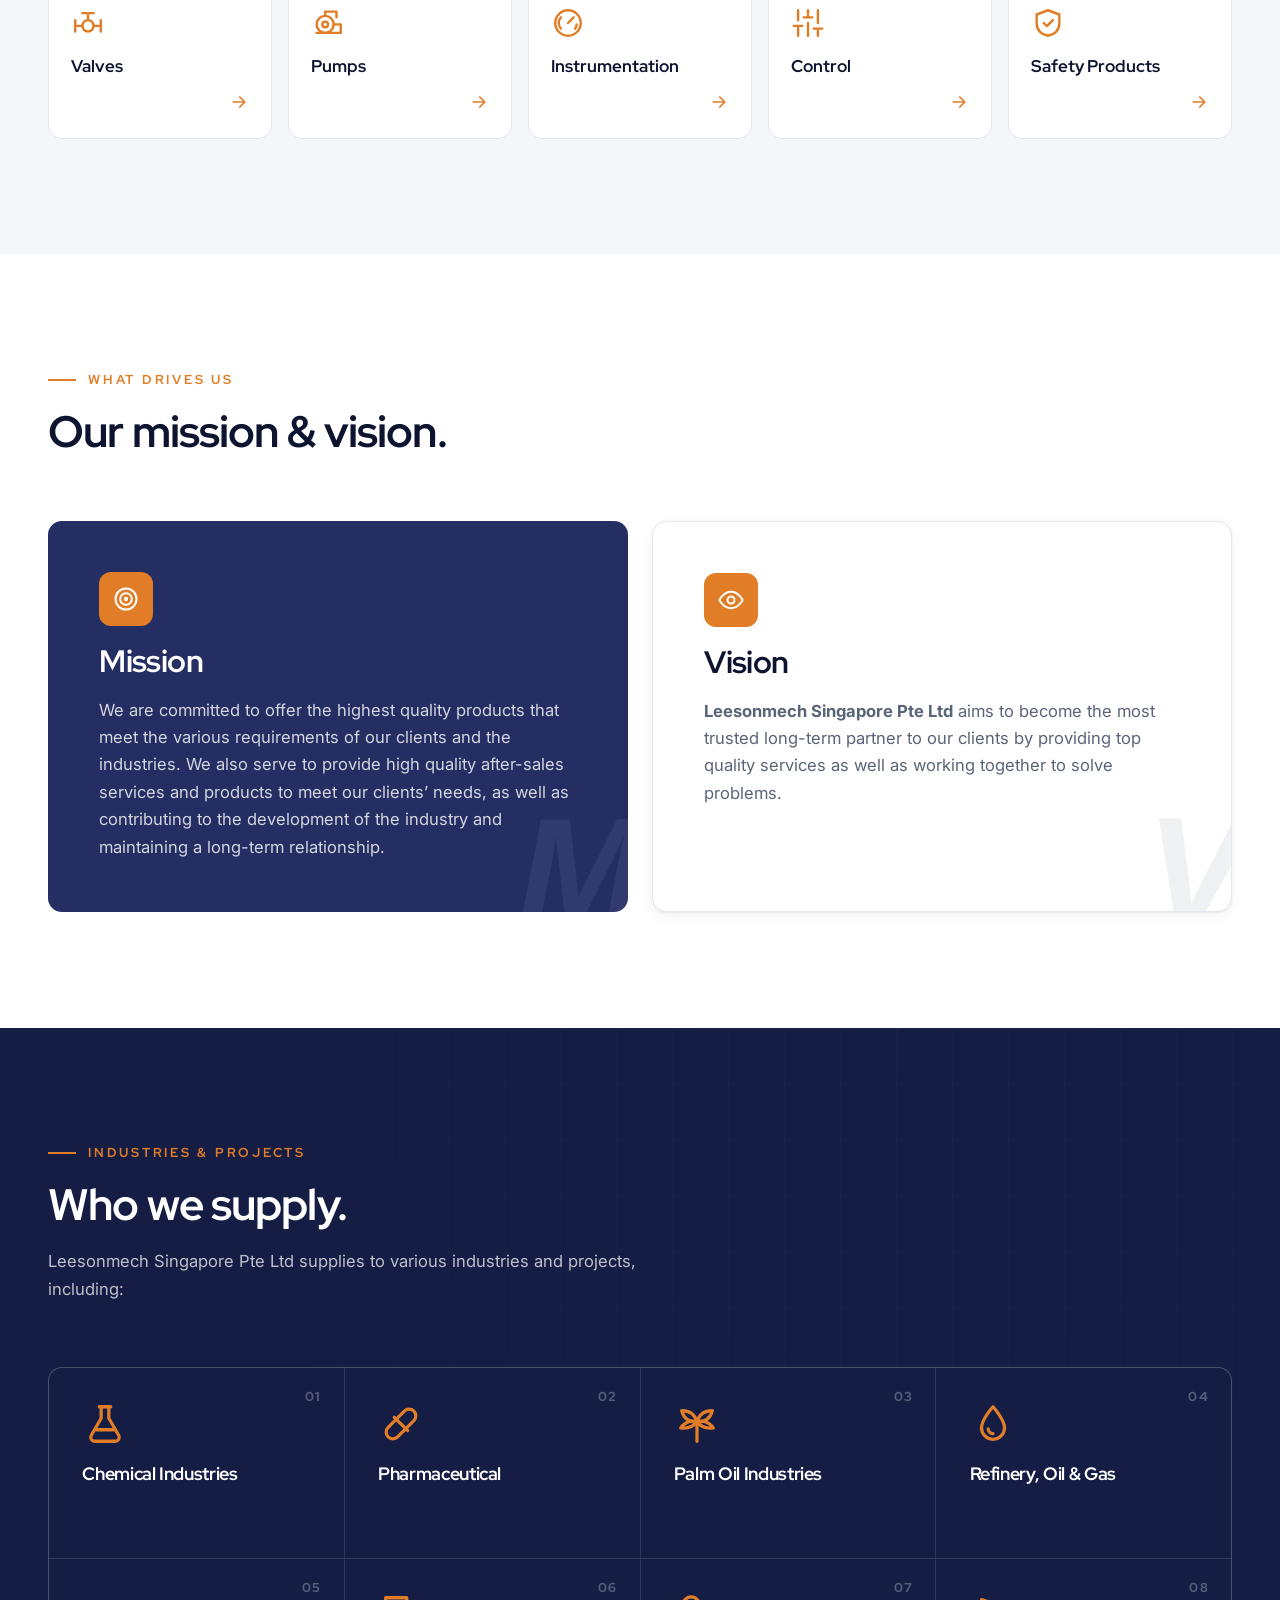
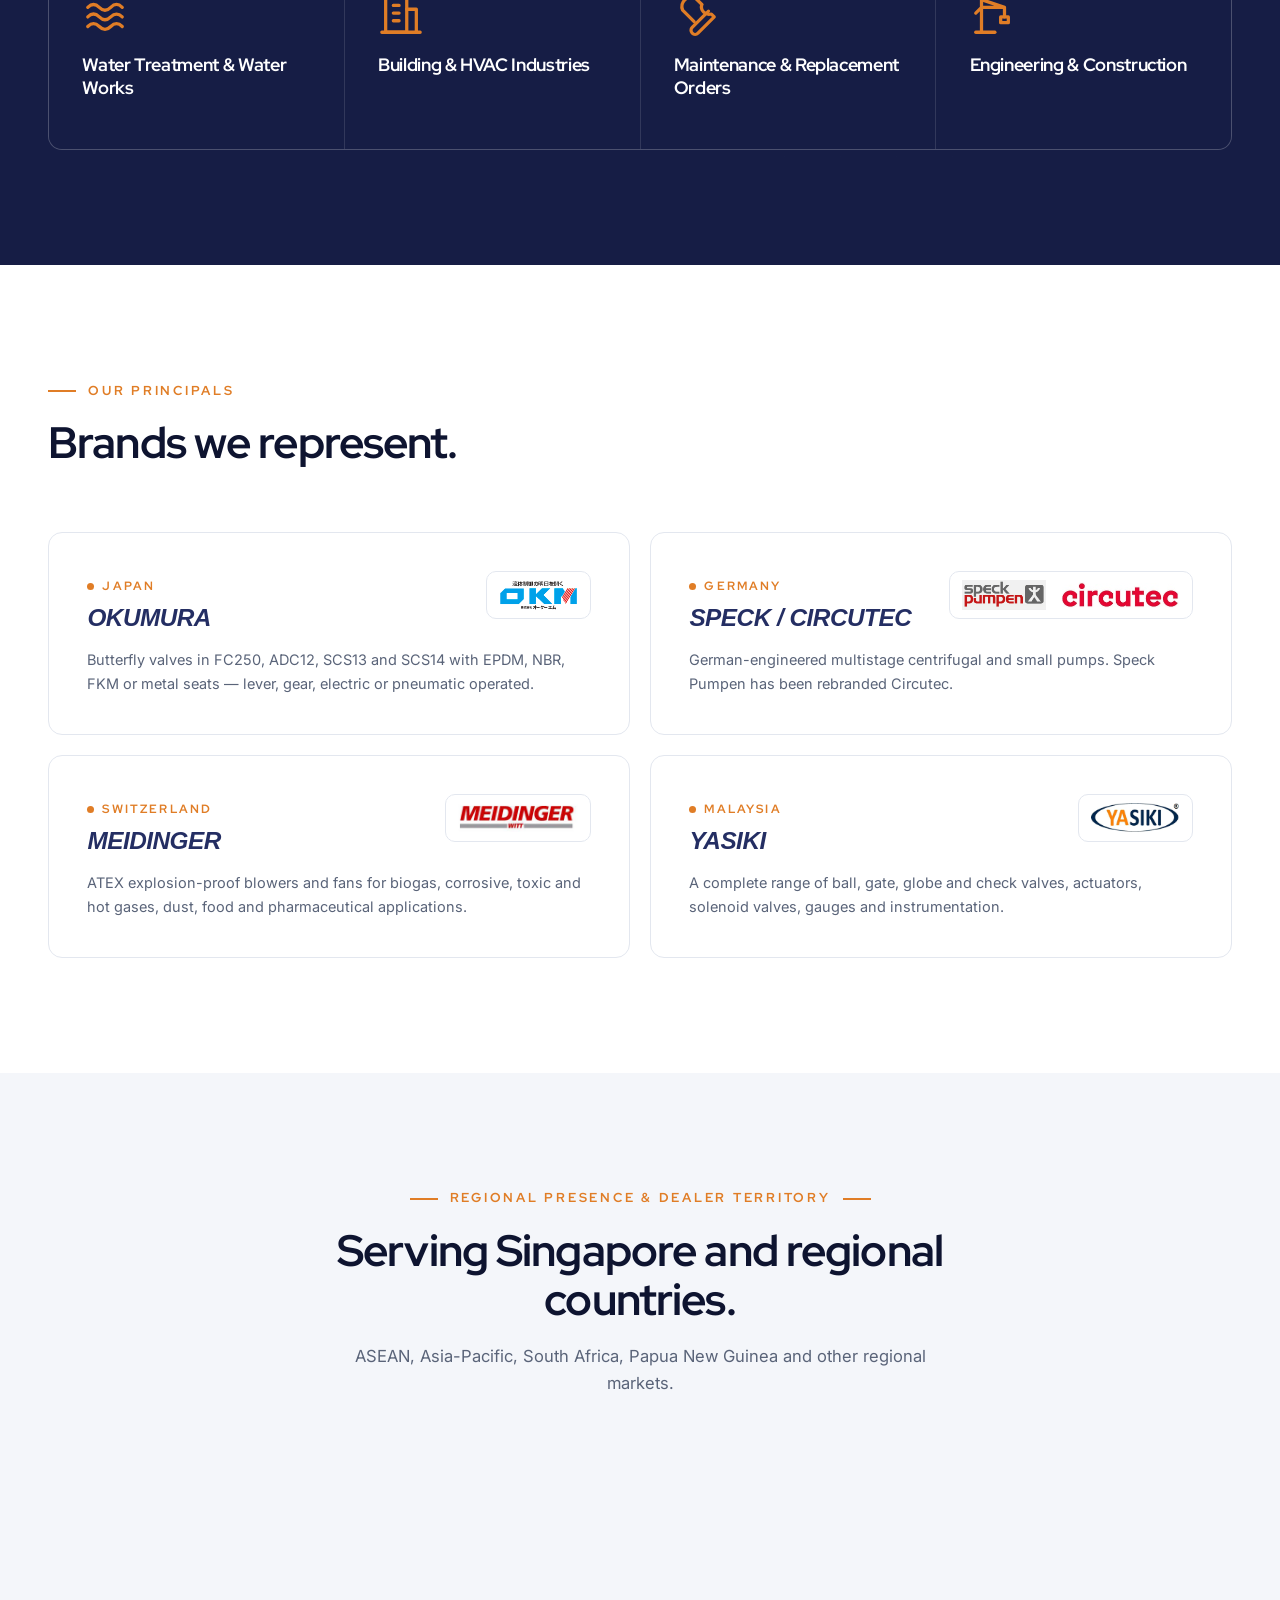
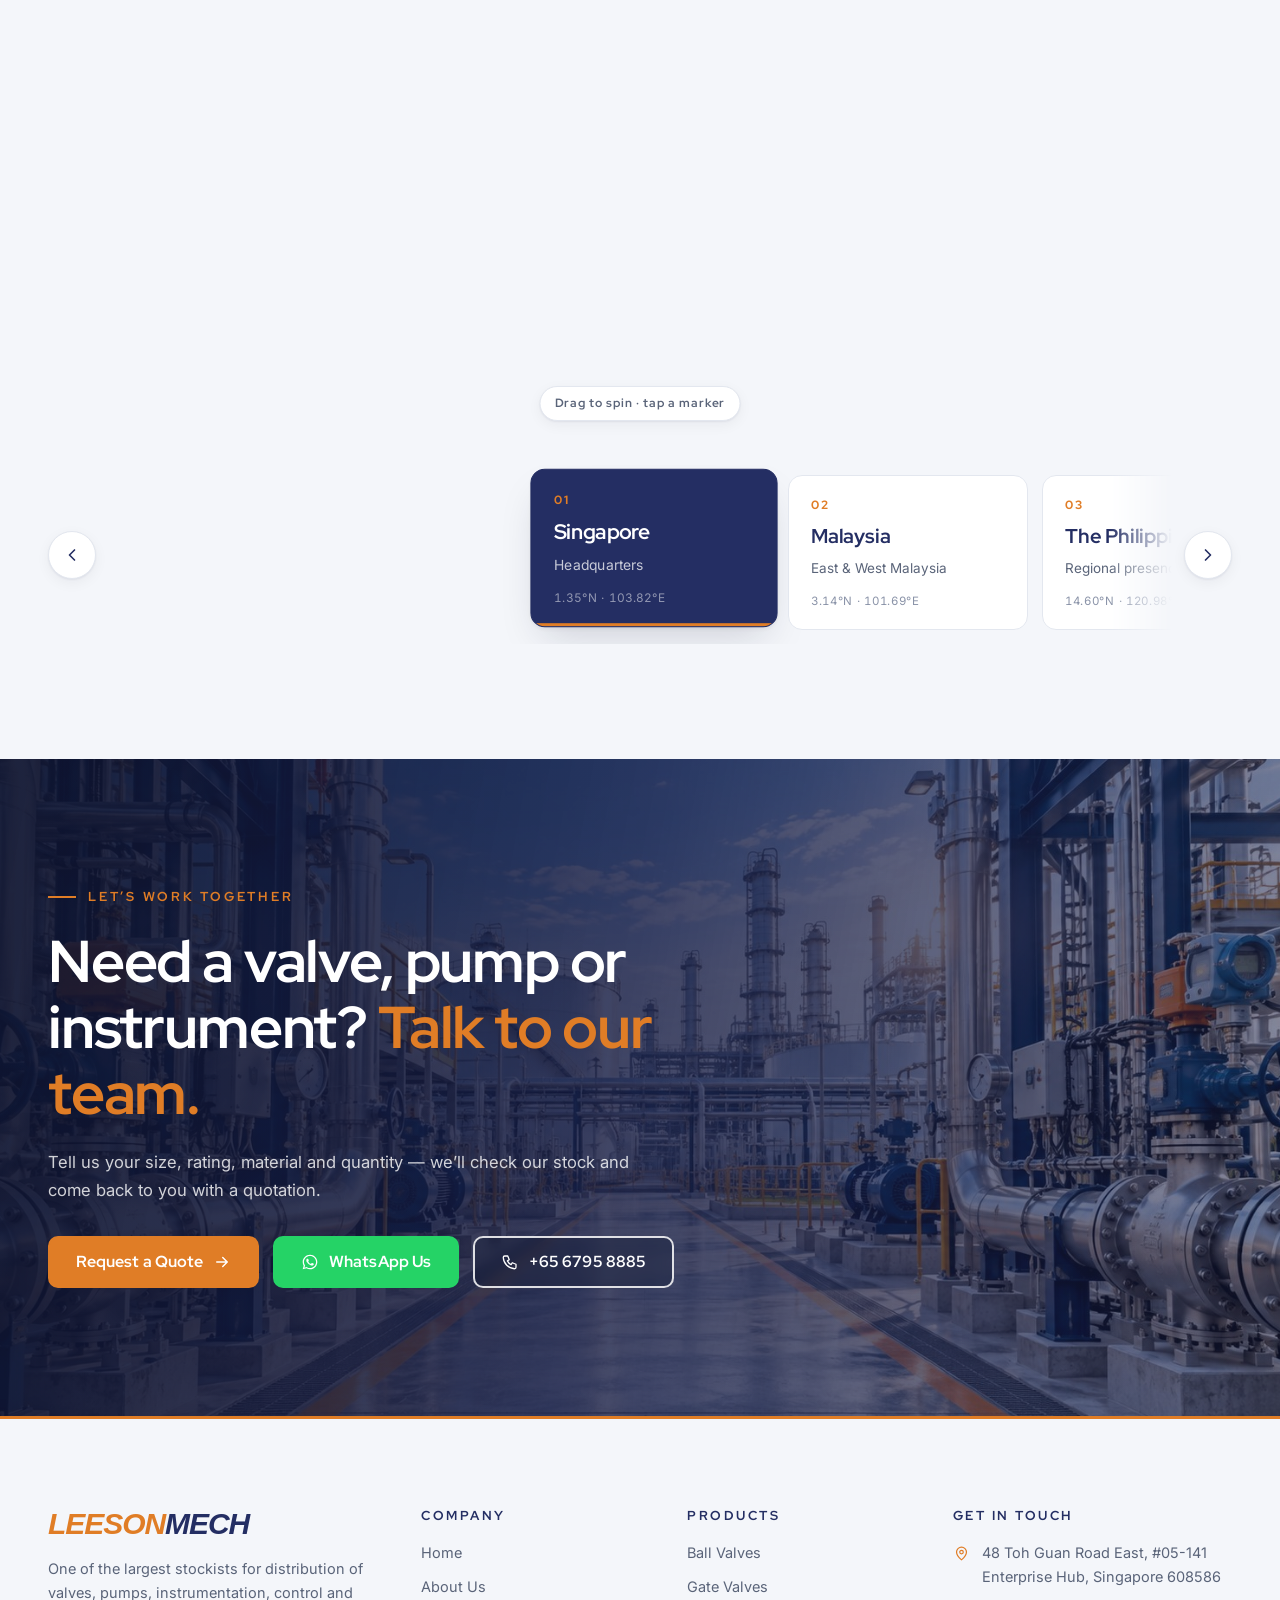
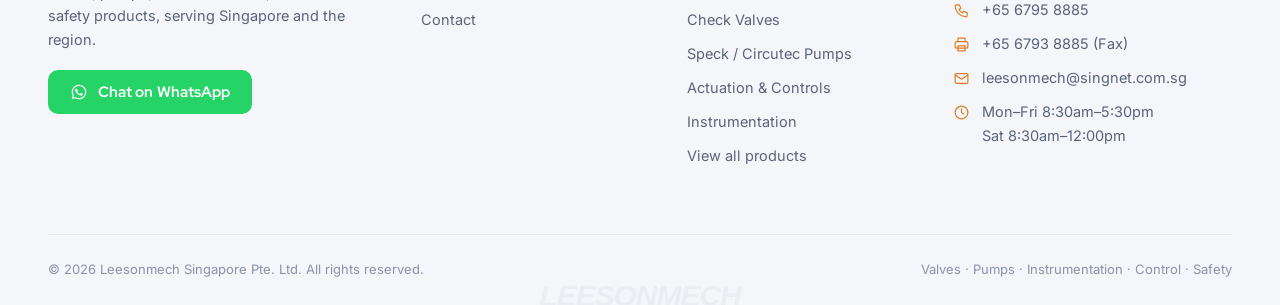
<file: about.html>
<!DOCTYPE html>
<html lang="en">
<head>
<meta charset="utf-8">
<meta name="viewport" content="width=device-width, initial-scale=1, viewport-fit=cover">
<title>About Us — Leesonmech Singapore Pte Ltd</title>
<meta name="description" content="About Leesonmech Singapore Pte Ltd: stockist and distributor of valves, pumps, instrumentation, control and safety products. Representative of Okumura, Speck / Circutec, Meidinger and Yasiki.">
<meta name="theme-color" content="#242e63">
<meta property="og:title" content="About Us — Leesonmech Singapore Pte Ltd">
<meta property="og:description" content="About Leesonmech Singapore Pte Ltd: stockist and distributor of valves, pumps, instrumentation, control and safety products. Representative of Okumura, Speck / Circutec, Meidinger and Yasiki.">
<meta property="og:type" content="website">
<meta property="og:image" content="assets/img/bg/home.jpg">
<link rel="icon" href="assets/img/favicon.svg" type="image/svg+xml">
<link rel="preconnect" href="https://fonts.googleapis.com">
<link rel="preconnect" href="https://fonts.gstatic.com" crossorigin>
<link href="https://fonts.googleapis.com/css2?family=Archivo:ital,wght@1,700;1,800&family=Inter:wght@400;500;600&family=Red+Hat+Display:wght@500;600;700;800&display=swap" rel="stylesheet">
<link rel="preload" as="image" href="assets/img/bg/about.jpg">
<link rel="stylesheet" href="assets/css/style.css">
<script>if (location.hash) document.documentElement.classList.add('no-loader');</script>
<noscript><style>.loader{display:none}.nav{transform:none}[data-reveal],.hero [data-hero],.page-hero [data-hero],.hero__mark .ch,.hero__valve{opacity:1!important;transform:none!important}.hero h1 .line>span{transform:none}.img-reveal::after{display:none}.img-reveal img,.hero__bg img,.page-hero__bg img{transform:none}.wa{transform:none}</style></noscript>
</head>
<body>
<a class="sr-only" href="#main">Skip to content</a>


<header class="nav">
  <div class="wrap nav__inner">
    <a class="nav__logo mark" href="/" aria-label="Leesonmech — home"><span class="o">LEESON</span><span class="n">MECH</span></a>
    <nav aria-label="Primary"><ul class="nav__links"><li><a href="/">Home</a></li><li><a href="/products">Products</a></li><li><a href="/about" class="is-active" aria-current="page">About Us</a></li><li><a href="/contact">Contact</a></li></ul></nav>
    <a class="btn btn--outline btn--sm nav__cta" href="/contact">Request a Quote</a>
    <button class="nav__toggle" type="button" aria-label="Menu" aria-expanded="false" aria-controls="menu"><span></span><span></span><span></span></button>
  </div>
</header>
<div class="menu" id="menu">
  <ul class="menu__links"><li><a href="/"><small>01</small>Home</a></li><li><a href="/products"><small>02</small>Products</a></li><li><a href="/about"><small>03</small>About Us</a></li><li><a href="/contact"><small>04</small>Contact</a></li></ul>
  <div class="menu__foot">
    <a class="btn" href="/contact">Request a Quote <svg class="arrow" viewBox="0 0 24 24" fill="none" stroke="currentColor" stroke-width="2" stroke-linecap="round" stroke-linejoin="round" aria-hidden="true"><path d="M5 12h14M13 6l6 6-6 6"/></svg></a>
    <a class="btn btn--wa" data-wa href="#"><svg viewBox="0 0 32 32" fill="currentColor" aria-hidden="true"><path d="M16.04 3C8.86 3 3.03 8.82 3.03 16c0 2.29.6 4.53 1.74 6.5L3 29l6.67-1.75A13 13 0 0 0 16.04 29C23.22 29 29 23.18 29 16S23.22 3 16.04 3zm0 23.8c-1.95 0-3.86-.52-5.53-1.51l-.4-.24-3.96 1.04 1.06-3.86-.26-.4A10.76 10.76 0 0 1 5.23 16c0-5.96 4.85-10.8 10.81-10.8 5.96 0 10.76 4.84 10.76 10.8s-4.8 10.8-10.76 10.8zm5.93-8.09c-.32-.16-1.92-.95-2.22-1.06-.3-.11-.51-.16-.73.16-.22.33-.84 1.06-1.03 1.28-.19.22-.38.24-.7.08-.32-.16-1.37-.5-2.61-1.61a9.8 9.8 0 0 1-1.8-2.24c-.19-.33-.02-.5.14-.66.15-.15.32-.38.49-.57.16-.19.22-.33.32-.55.11-.22.06-.41-.03-.57-.08-.16-.73-1.76-1-2.41-.26-.63-.53-.55-.73-.56h-.62c-.22 0-.57.08-.87.41-.3.33-1.14 1.11-1.14 2.72 0 1.6 1.17 3.15 1.33 3.37.16.22 2.3 3.51 5.57 4.92.78.34 1.39.54 1.86.69.78.25 1.49.21 2.05.13.63-.09 1.92-.78 2.19-1.54.27-.76.27-1.41.19-1.54-.08-.14-.3-.22-.62-.38z"/></svg> WhatsApp Us</a>
    <p>48 Toh Guan Road East, #05-141 Enterprise Hub, Singapore 608586<br><a href="tel:+6567958885">+65 6795 8885</a> · <a href="mailto:leesonmech@singnet.com.sg">leesonmech@singnet.com.sg</a></p>
  </div>
</div>
<main id="main">
<section class="page-hero">
  <div class="page-hero__bg"><img src="assets/img/bg/about.jpg" alt="" fetchpriority="high"></div>
  <div class="mark page-hero__ghost" aria-hidden="true"><span>ABOUT</span></div>
  <div class="wrap">
    <div class="page-hero__inner">
      <nav class="crumbs" aria-label="Breadcrumb" data-hero><a href="/">Home</a> / <span>About Us</span></nav>
      <span class="eyebrow" data-hero style="--d:1">About Leesonmech</span>
      <h1 data-hero style="--d:2">A long-term partner in flow control.</h1>
      <p data-hero style="--d:3">Stockist and distributor of valves, pumps, instrumentation, control and safety products for Singapore and the region.</p>
    </div>
  </div>
</section>

<section class="section">
  <div class="wrap">
    <div class="intro">
      <div class="intro__body">
        <span class="eyebrow" data-reveal>Company profile</span>
        <h2 class="h-lg" data-reveal style="--d:1">One of the largest stockists in the region.</h2>
        <div class="prose">
          <p data-reveal style="--d:2"><strong>Leesonmech Singapore Pte Ltd</strong> is one of the largest stockists for distribution of valves, pumps, instrumentation, control and safety products, with our regional presence in Singapore, Malaysia (East &amp; West), The Philippines, Indonesia, Thailand, Papua New Guinea and Ivory Coast.</p>
          <p data-reveal style="--d:3">We are also the representative of Okumura (Japan), Speck Pumpen / Circutec (Germany), Meidinger (Switzerland) and Yasiki (Malaysia). Leesonmech Singapore Pte Ltd supplies to various industries and projects across the region.</p>
        </div>
        <a class="link-arrow" href="/products" data-reveal style="--d:4">Browse our products <svg class="arrow" viewBox="0 0 24 24" fill="none" stroke="currentColor" stroke-width="2" stroke-linecap="round" stroke-linejoin="round" aria-hidden="true"><path d="M5 12h14M13 6l6 6-6 6"/></svg></a>
      </div>
      <div class="intro__media" data-reveal="right">
        <div class="img-reveal"><img src="assets/img/bg/contact.jpg" alt="Leesonmech office reception" loading="lazy"></div>
        <div class="intro__badge intro__badge--left"><b>Singapore headquarters</b><span>Enterprise Hub, Toh Guan Road East</span></div>
      </div>
    </div>
  </div>
</section>

<section class="section section--mist">
  <div class="wrap">
    <div class="section-head">
      <span class="eyebrow" data-reveal>What we supply</span>
      <h2 class="h-lg" data-reveal style="--d:1">Five product families, one dependable source.</h2>
    </div>
    <div class="scope">
      <a class="scope__item" href="/products?family=valves" data-reveal style="--d:0"><svg viewBox="0 0 24 24" fill="none" stroke="currentColor" stroke-width="1.7" stroke-linecap="round" stroke-linejoin="round" aria-hidden="true"><path d="M3 10v8M21 10v8M3 14h5M16 14h5"/><circle cx="12" cy="14" r="4"/><path d="M12 10V5M8 5h8"/></svg><b>Valves</b><svg class="arrow" viewBox="0 0 24 24" fill="none" stroke="currentColor" stroke-width="2" stroke-linecap="round" stroke-linejoin="round" aria-hidden="true"><path d="M5 12h14M13 6l6 6-6 6"/></svg></a>
      <a class="scope__item" href="/products?family=pumps" data-reveal style="--d:1"><svg viewBox="0 0 24 24" fill="none" stroke="currentColor" stroke-width="1.7" stroke-linecap="round" stroke-linejoin="round" aria-hidden="true"><circle cx="10" cy="13" r="6"/><circle cx="10" cy="13" r="2"/><path d="M10 7V4h8v4M16 13h5v6H4"/></svg><b>Pumps</b><svg class="arrow" viewBox="0 0 24 24" fill="none" stroke="currentColor" stroke-width="2" stroke-linecap="round" stroke-linejoin="round" aria-hidden="true"><path d="M5 12h14M13 6l6 6-6 6"/></svg></a>
      <a class="scope__item" href="/products?family=instrumentation" data-reveal style="--d:2"><svg viewBox="0 0 24 24" fill="none" stroke="currentColor" stroke-width="1.7" stroke-linecap="round" stroke-linejoin="round" aria-hidden="true"><circle cx="12" cy="12" r="9"/><path d="M12 12l4-4"/><path d="M7 16a6 6 0 0 1 0-8M17 16a6 6 0 0 0 1.2-3"/></svg><b>Instrumentation</b><svg class="arrow" viewBox="0 0 24 24" fill="none" stroke="currentColor" stroke-width="2" stroke-linecap="round" stroke-linejoin="round" aria-hidden="true"><path d="M5 12h14M13 6l6 6-6 6"/></svg></a>
      <a class="scope__item" href="/products?family=control" data-reveal style="--d:3"><svg viewBox="0 0 24 24" fill="none" stroke="currentColor" stroke-width="1.7" stroke-linecap="round" stroke-linejoin="round" aria-hidden="true"><path d="M5 21v-7M5 10V3M12 21v-9M12 8V3M19 21v-5M19 12V3M2 14h6M9 8h6M16 16h6"/></svg><b>Control</b><svg class="arrow" viewBox="0 0 24 24" fill="none" stroke="currentColor" stroke-width="2" stroke-linecap="round" stroke-linejoin="round" aria-hidden="true"><path d="M5 12h14M13 6l6 6-6 6"/></svg></a>
      <a class="scope__item" href="/products?family=safety" data-reveal style="--d:4"><svg viewBox="0 0 24 24" fill="none" stroke="currentColor" stroke-width="1.7" stroke-linecap="round" stroke-linejoin="round" aria-hidden="true"><path d="M12 3l8 3v6c0 5-3.5 8-8 9-4.5-1-8-4-8-9V6l8-3z"/><path d="M9 12l2.2 2.2L15.5 10"/></svg><b>Safety Products</b><svg class="arrow" viewBox="0 0 24 24" fill="none" stroke="currentColor" stroke-width="2" stroke-linecap="round" stroke-linejoin="round" aria-hidden="true"><path d="M5 12h14M13 6l6 6-6 6"/></svg></a>
    </div>
  </div>
</section>

<section class="section">
  <div class="wrap">
    <div class="section-head">
      <span class="eyebrow" data-reveal>What drives us</span>
      <h2 class="h-lg" data-reveal style="--d:1">Our mission &amp; vision.</h2>
    </div>
    <div class="mv">
      <article class="mv__card mv__card--mission" data-reveal="left">
        <div class="mv__icon"><svg viewBox="0 0 24 24" fill="none" stroke="currentColor" stroke-width="1.7" stroke-linecap="round" stroke-linejoin="round" aria-hidden="true"><circle cx="12" cy="12" r="9"/><circle cx="12" cy="12" r="5"/><circle cx="12" cy="12" r="1"/></svg></div>
        <h3>Mission</h3>
        <p>We are committed to offer the highest quality products that meet the various requirements of our clients and the industries. We also serve to provide high quality after-sales services and products to meet our clients&rsquo; needs, as well as contributing to the development of the industry and maintaining a long-term relationship.</p>
        <div class="mark mv__ghost" aria-hidden="true">M</div>
      </article>
      <article class="mv__card mv__card--vision" data-reveal="right">
        <div class="mv__icon"><svg viewBox="0 0 24 24" fill="none" stroke="currentColor" stroke-width="1.7" stroke-linecap="round" stroke-linejoin="round" aria-hidden="true"><path d="M2 12s3.6-7 10-7 10 7 10 7-3.6 7-10 7S2 12 2 12z"/><circle cx="12" cy="12" r="3"/></svg></div>
        <h3>Vision</h3>
        <p><strong>Leesonmech Singapore Pte Ltd</strong> aims to become the most trusted long-term partner to our clients by providing top quality services as well as working together to solve problems.</p>
        <div class="mark mv__ghost" aria-hidden="true">V</div>
      </article>
    </div>
  </div>
</section>

<section class="section section--navy">
  <div class="wrap">
    <div class="section-head">
      <span class="eyebrow" data-reveal>Industries &amp; projects</span>
      <h2 class="h-lg" data-reveal style="--d:1">Who we supply.</h2>
      <p class="lead" data-reveal style="--d:2">Leesonmech Singapore Pte Ltd supplies to various industries and projects, including:</p>
    </div>
    <div class="industries"><div class="industry" data-reveal style="--d:0"><span class="industry__no">01</span><div class="industry__icon"><svg viewBox="0 0 24 24" fill="none" stroke="currentColor" stroke-width="1.7" stroke-linecap="round" stroke-linejoin="round" aria-hidden="true"><path d="M9 3h6M10 3v6l-5.2 9a2 2 0 0 0 1.7 3h11a2 2 0 0 0 1.7-3L14 9V3"/><path d="M7.5 15h9"/></svg></div><h3>Chemical Industries</h3></div><div class="industry" data-reveal style="--d:1"><span class="industry__no">02</span><div class="industry__icon"><svg viewBox="0 0 24 24" fill="none" stroke="currentColor" stroke-width="1.7" stroke-linecap="round" stroke-linejoin="round" aria-hidden="true"><rect x="2.5" y="8.5" width="19" height="7" rx="3.5" transform="rotate(-45 12 12)"/><path d="M8.5 8.5l7 7"/></svg></div><h3>Pharmaceutical</h3></div><div class="industry" data-reveal style="--d:2"><span class="industry__no">03</span><div class="industry__icon"><svg viewBox="0 0 24 24" fill="none" stroke="currentColor" stroke-width="1.7" stroke-linecap="round" stroke-linejoin="round" aria-hidden="true"><path d="M12 21V11"/><path d="M12 11C11 7 8 5 4 5c1 4 4 6 8 6z"/><path d="M12 11c1-4 4-6 8-6-1 4-4 6-8 6z"/><path d="M12 11c-2.5-1-6-.5-8.5 3 3.5.5 6.5-.5 8.5-3z"/><path d="M12 11c2.5-1 6-.5 8.5 3-3.5.5-6.5-.5-8.5-3z"/></svg></div><h3>Palm Oil Industries</h3></div><div class="industry" data-reveal style="--d:3"><span class="industry__no">04</span><div class="industry__icon"><svg viewBox="0 0 24 24" fill="none" stroke="currentColor" stroke-width="1.7" stroke-linecap="round" stroke-linejoin="round" aria-hidden="true"><path d="M12 3s6 6.5 6 11a6 6 0 0 1-12 0c0-4.5 6-11 6-11z"/><path d="M9.5 14.5a2.5 2.5 0 0 0 2.5 2.5"/></svg></div><h3>Refinery, Oil &amp; Gas</h3></div><div class="industry" data-reveal style="--d:0"><span class="industry__no">05</span><div class="industry__icon"><svg viewBox="0 0 24 24" fill="none" stroke="currentColor" stroke-width="1.7" stroke-linecap="round" stroke-linejoin="round" aria-hidden="true"><path d="M3 8c2-2 4-2 6 0s4 2 6 0 4-2 6 0"/><path d="M3 13c2-2 4-2 6 0s4 2 6 0 4-2 6 0"/><path d="M3 18c2-2 4-2 6 0s4 2 6 0 4-2 6 0"/></svg></div><h3>Water Treatment &amp; Water Works</h3></div><div class="industry" data-reveal style="--d:1"><span class="industry__no">06</span><div class="industry__icon"><svg viewBox="0 0 24 24" fill="none" stroke="currentColor" stroke-width="1.7" stroke-linecap="round" stroke-linejoin="round" aria-hidden="true"><rect x="4" y="3" width="11" height="18"/><path d="M15 9h5v12h-5M8 7h3M8 11h3M8 15h3M2 21h20"/></svg></div><h3>Building &amp; HVAC Industries</h3></div><div class="industry" data-reveal style="--d:2"><span class="industry__no">07</span><div class="industry__icon"><svg viewBox="0 0 24 24" fill="none" stroke="currentColor" stroke-width="1.7" stroke-linecap="round" stroke-linejoin="round" aria-hidden="true"><path d="M14.5 6.5a4 4 0 0 0 5 5L21 13l-8.5 8.5a2.1 2.1 0 0 1-3-3L18 10"/><path d="M14.5 6.5L11 3a5 5 0 0 0-6.5 6.5l6 6"/></svg></div><h3>Maintenance &amp; Replacement Orders</h3></div><div class="industry" data-reveal style="--d:3"><span class="industry__no">08</span><div class="industry__icon"><svg viewBox="0 0 24 24" fill="none" stroke="currentColor" stroke-width="1.7" stroke-linecap="round" stroke-linejoin="round" aria-hidden="true"><path d="M6 21V4l12 4H6M6 8l-3 3M18 8v5"/><rect x="16" y="13" width="4" height="3"/><path d="M3 21h10"/></svg></div><h3>Engineering &amp; Construction</h3></div></div>
  </div>
</section>

<section class="section">
  <div class="wrap">
    <div class="section-head">
      <span class="eyebrow" data-reveal>Our principals</span>
      <h2 class="h-lg" data-reveal style="--d:1">Brands we represent.</h2>
    </div>
    <div class="brands"><div class="brand" data-reveal style="--d:0"><div class="brand__head"><div><span class="brand__origin">Japan</span><div class="brand__name">OKUMURA</div></div><div class="brand__logos"><img src="assets/img/brands/okumura.png" alt="Okumura logo" loading="lazy"></div></div><p>Butterfly valves in FC250, ADC12, SCS13 and SCS14 with EPDM, NBR, FKM or metal seats &mdash; lever, gear, electric or pneumatic operated.</p></div><div class="brand" data-reveal style="--d:1"><div class="brand__head"><div><span class="brand__origin">Germany</span><div class="brand__name">SPECK / CIRCUTEC</div></div><div class="brand__logos"><img src="assets/img/brands/speck.png" alt="Speck logo" loading="lazy"><img src="assets/img/brands/circutec.png" alt="Circutec logo" loading="lazy"></div></div><p>German-engineered multistage centrifugal and small pumps. Speck Pumpen has been rebranded Circutec.</p></div><div class="brand" data-reveal style="--d:2"><div class="brand__head"><div><span class="brand__origin">Switzerland</span><div class="brand__name">MEIDINGER</div></div><div class="brand__logos"><img src="assets/img/brands/meidinger.png" alt="Meidinger logo" loading="lazy"></div></div><p>ATEX explosion-proof blowers and fans for biogas, corrosive, toxic and hot gases, dust, food and pharmaceutical applications.</p></div><div class="brand" data-reveal style="--d:3"><div class="brand__head"><div><span class="brand__origin">Malaysia</span><div class="brand__name">YASIKI</div></div><div class="brand__logos"><img src="assets/img/brands/yasiki.png" alt="Yasiki logo" loading="lazy"></div></div><p>A complete range of ball, gate, globe and check valves, actuators, solenoid valves, gauges and instrumentation.</p></div></div>
  </div>
</section>


<section class="section section--mist regions-sec">
  <div class="wrap">
    <div class="section-head section-head--center">
      <span class="eyebrow" data-reveal>Regional presence &amp; dealer territory</span>
      <h2 class="h-lg" data-reveal style="--d:1">Serving Singapore and regional countries.</h2>
      <p class="lead" data-reveal style="--d:2">ASEAN, Asia-Pacific, South Africa, Papua New Guinea and other regional markets.</p>
    </div>
    <div class="globe" data-globe data-reveal="zoom" tabindex="0" aria-label="Interactive globe of Leesonmech locations. Drag to rotate; use arrow keys to change country.">
      <canvas></canvas>
      <span class="globe__hint">Drag to spin &middot; tap a marker</span>
    </div>
    <div class="rslider" data-reveal style="--d:1">
      <button type="button" class="rslider__btn rslider__btn--prev" aria-label="Previous country"><svg viewBox="0 0 24 24" fill="none" stroke="currentColor" stroke-width="2" stroke-linecap="round" stroke-linejoin="round"><path d="M15 6l-6 6 6 6"/></svg></button>
      <div class="rslider__track"><button type="button" class="rslide" data-name="Singapore" data-lon="103.82" data-lat="1.35" aria-pressed="true"><span class="rslide__no">01</span><span class="rslide__name">Singapore</span><span class="rslide__sub">Headquarters</span><span class="rslide__coord">1.35&deg;N &middot; 103.82&deg;E</span></button><button type="button" class="rslide" data-name="Malaysia" data-lon="101.69" data-lat="3.14" aria-pressed="false"><span class="rslide__no">02</span><span class="rslide__name">Malaysia</span><span class="rslide__sub">East &amp; West Malaysia</span><span class="rslide__coord">3.14&deg;N &middot; 101.69&deg;E</span></button><button type="button" class="rslide" data-name="The Philippines" data-lon="120.98" data-lat="14.6" aria-pressed="false"><span class="rslide__no">03</span><span class="rslide__name">The Philippines</span><span class="rslide__sub">Regional presence</span><span class="rslide__coord">14.60&deg;N &middot; 120.98&deg;E</span></button><button type="button" class="rslide" data-name="Indonesia" data-lon="106.85" data-lat="-6.21" aria-pressed="false"><span class="rslide__no">04</span><span class="rslide__name">Indonesia</span><span class="rslide__sub">Regional presence</span><span class="rslide__coord">6.21&deg;S &middot; 106.85&deg;E</span></button><button type="button" class="rslide" data-name="Thailand" data-lon="100.5" data-lat="13.76" aria-pressed="false"><span class="rslide__no">05</span><span class="rslide__name">Thailand</span><span class="rslide__sub">Regional presence</span><span class="rslide__coord">13.76&deg;N &middot; 100.50&deg;E</span></button><button type="button" class="rslide" data-name="Papua New Guinea" data-lon="147.18" data-lat="-9.44" aria-pressed="false"><span class="rslide__no">06</span><span class="rslide__name">Papua New Guinea</span><span class="rslide__sub">Regional presence</span><span class="rslide__coord">9.44&deg;S &middot; 147.18&deg;E</span></button><button type="button" class="rslide" data-name="Ivory Coast" data-lon="-4.01" data-lat="5.35" aria-pressed="false"><span class="rslide__no">07</span><span class="rslide__name">Ivory Coast</span><span class="rslide__sub">Regional presence</span><span class="rslide__coord">5.35&deg;N &middot; 4.01&deg;W</span></button></div>
      <button type="button" class="rslider__btn rslider__btn--next" aria-label="Next country"><svg viewBox="0 0 24 24" fill="none" stroke="currentColor" stroke-width="2" stroke-linecap="round" stroke-linejoin="round"><path d="M9 6l6 6-6 6"/></svg></button>
    </div>
  </div>
</section>


<section class="cta">
  <div class="cta__bg"><img src="assets/img/bg/home.jpg" alt="" loading="lazy"></div>
  <div class="wrap">
    <div class="cta__inner">
      <span class="eyebrow" data-reveal>Let&rsquo;s work together</span>
      <h2 class="h-xl" data-reveal style="--d:1">Need a valve, pump or instrument? <span class="accent">Talk to our team.</span></h2>
      <p class="lead" data-reveal style="--d:2">Tell us your size, rating, material and quantity &mdash; we&rsquo;ll check our stock and come back to you with a quotation.</p>
      <div class="cta__actions" data-reveal style="--d:3">
        <a class="btn" href="/contact">Request a Quote <svg class="arrow" viewBox="0 0 24 24" fill="none" stroke="currentColor" stroke-width="2" stroke-linecap="round" stroke-linejoin="round" aria-hidden="true"><path d="M5 12h14M13 6l6 6-6 6"/></svg></a>
        <a class="btn btn--wa" data-wa href="#"><svg viewBox="0 0 32 32" fill="currentColor" aria-hidden="true"><path d="M16.04 3C8.86 3 3.03 8.82 3.03 16c0 2.29.6 4.53 1.74 6.5L3 29l6.67-1.75A13 13 0 0 0 16.04 29C23.22 29 29 23.18 29 16S23.22 3 16.04 3zm0 23.8c-1.95 0-3.86-.52-5.53-1.51l-.4-.24-3.96 1.04 1.06-3.86-.26-.4A10.76 10.76 0 0 1 5.23 16c0-5.96 4.85-10.8 10.81-10.8 5.96 0 10.76 4.84 10.76 10.8s-4.8 10.8-10.76 10.8zm5.93-8.09c-.32-.16-1.92-.95-2.22-1.06-.3-.11-.51-.16-.73.16-.22.33-.84 1.06-1.03 1.28-.19.22-.38.24-.7.08-.32-.16-1.37-.5-2.61-1.61a9.8 9.8 0 0 1-1.8-2.24c-.19-.33-.02-.5.14-.66.15-.15.32-.38.49-.57.16-.19.22-.33.32-.55.11-.22.06-.41-.03-.57-.08-.16-.73-1.76-1-2.41-.26-.63-.53-.55-.73-.56h-.62c-.22 0-.57.08-.87.41-.3.33-1.14 1.11-1.14 2.72 0 1.6 1.17 3.15 1.33 3.37.16.22 2.3 3.51 5.57 4.92.78.34 1.39.54 1.86.69.78.25 1.49.21 2.05.13.63-.09 1.92-.78 2.19-1.54.27-.76.27-1.41.19-1.54-.08-.14-.3-.22-.62-.38z"/></svg> WhatsApp Us</a>
        <a class="btn btn--ghost" href="tel:+6567958885"><svg viewBox="0 0 24 24" fill="none" stroke="currentColor" stroke-width="1.7" stroke-linecap="round" stroke-linejoin="round" aria-hidden="true"><path d="M5 4h4l2 5-2.5 1.5a11 11 0 0 0 5 5L15 13l5 2v4a2 2 0 0 1-2 2A16 16 0 0 1 3 6a2 2 0 0 1 2-2z"/></svg> +65 6795 8885</a>
      </div>
    </div>
  </div>
</section>

</main>

<footer class="footer">
  <div class="wrap">
    <div class="footer__top">
      <div class="footer__about">
        <span class="mark " aria-label="Leesonmech"><span class="o">LEESON</span><span class="n">MECH</span></span>
        <p>One of the largest stockists for distribution of valves, pumps, instrumentation, control and safety products, serving Singapore and the region.</p>
        <a class="btn btn--wa btn--sm" data-wa href="#" style="justify-self:start"><svg viewBox="0 0 32 32" fill="currentColor" aria-hidden="true"><path d="M16.04 3C8.86 3 3.03 8.82 3.03 16c0 2.29.6 4.53 1.74 6.5L3 29l6.67-1.75A13 13 0 0 0 16.04 29C23.22 29 29 23.18 29 16S23.22 3 16.04 3zm0 23.8c-1.95 0-3.86-.52-5.53-1.51l-.4-.24-3.96 1.04 1.06-3.86-.26-.4A10.76 10.76 0 0 1 5.23 16c0-5.96 4.85-10.8 10.81-10.8 5.96 0 10.76 4.84 10.76 10.8s-4.8 10.8-10.76 10.8zm5.93-8.09c-.32-.16-1.92-.95-2.22-1.06-.3-.11-.51-.16-.73.16-.22.33-.84 1.06-1.03 1.28-.19.22-.38.24-.7.08-.32-.16-1.37-.5-2.61-1.61a9.8 9.8 0 0 1-1.8-2.24c-.19-.33-.02-.5.14-.66.15-.15.32-.38.49-.57.16-.19.22-.33.32-.55.11-.22.06-.41-.03-.57-.08-.16-.73-1.76-1-2.41-.26-.63-.53-.55-.73-.56h-.62c-.22 0-.57.08-.87.41-.3.33-1.14 1.11-1.14 2.72 0 1.6 1.17 3.15 1.33 3.37.16.22 2.3 3.51 5.57 4.92.78.34 1.39.54 1.86.69.78.25 1.49.21 2.05.13.63-.09 1.92-.78 2.19-1.54.27-.76.27-1.41.19-1.54-.08-.14-.3-.22-.62-.38z"/></svg> Chat on WhatsApp</a>
      </div>
      <div>
        <h4>Company</h4>
        <ul>
          <li><a href="/">Home</a></li>
          <li><a href="/about">About Us</a></li>
          <li><a href="/contact">Contact</a></li>
        </ul>
      </div>
      <div>
        <h4>Products</h4>
        <ul>
          <li><a href="/products?cat=ball">Ball Valves</a></li>
          <li><a href="/products?cat=gate">Gate Valves</a></li>
          <li><a href="/products?cat=check">Check Valves</a></li>
          <li><a href="/products?cat=pump">Speck / Circutec Pumps</a></li>
          <li><a href="/products?cat=control">Actuation &amp; Controls</a></li>
          <li><a href="/products?cat=instrument">Instrumentation</a></li>
          <li><a href="/products">View all products</a></li>
        </ul>
      </div>
      <div>
        <h4>Get in touch</h4>
        <ul class="footer__contact">
          <li><svg viewBox="0 0 24 24" fill="none" stroke="currentColor" stroke-width="1.7" stroke-linecap="round" stroke-linejoin="round" aria-hidden="true"><path d="M12 21s-7-5.6-7-11a7 7 0 0 1 14 0c0 5.4-7 11-7 11z"/><circle cx="12" cy="10" r="2.5"/></svg><span>48 Toh Guan Road East, #05-141 Enterprise Hub, Singapore 608586</span></li>
          <li><svg viewBox="0 0 24 24" fill="none" stroke="currentColor" stroke-width="1.7" stroke-linecap="round" stroke-linejoin="round" aria-hidden="true"><path d="M5 4h4l2 5-2.5 1.5a11 11 0 0 0 5 5L15 13l5 2v4a2 2 0 0 1-2 2A16 16 0 0 1 3 6a2 2 0 0 1 2-2z"/></svg><a href="tel:+6567958885">+65 6795 8885</a></li>
          <li><svg viewBox="0 0 24 24" fill="none" stroke="currentColor" stroke-width="1.7" stroke-linecap="round" stroke-linejoin="round" aria-hidden="true"><path d="M7 8V3h10v5"/><rect x="3" y="8" width="18" height="9" rx="2"/><path d="M7 14h10v7H7z"/></svg><span>+65 6793 8885 (Fax)</span></li>
          <li><svg viewBox="0 0 24 24" fill="none" stroke="currentColor" stroke-width="1.7" stroke-linecap="round" stroke-linejoin="round" aria-hidden="true"><rect x="3" y="5" width="18" height="14" rx="2"/><path d="M3 7l9 6 9-6"/></svg><a href="mailto:leesonmech@singnet.com.sg">leesonmech@singnet.com.sg</a></li>
          <li><svg viewBox="0 0 24 24" fill="none" stroke="currentColor" stroke-width="1.7" stroke-linecap="round" stroke-linejoin="round" aria-hidden="true"><circle cx="12" cy="12" r="9"/><path d="M12 7v5l3 2"/></svg><span>Mon&ndash;Fri 8:30am&ndash;5:30pm<br>Sat 8:30am&ndash;12:00pm</span></li>
        </ul>
      </div>
    </div>
    <div class="footer__bottom">
      <span>&copy; <span data-year>2026</span> Leesonmech Singapore Pte. Ltd. All rights reserved.</span>
      <span>Valves &middot; Pumps &middot; Instrumentation &middot; Control &middot; Safety</span>
    </div>
  </div>
  <div class="mark footer__ghost" aria-hidden="true"><span class="o">LEESON</span><span class="n">MECH</span></div>
</footer>

<button class="totop" type="button" aria-label="Back to top"><svg viewBox="0 0 24 24" fill="none" stroke="currentColor" stroke-width="2.2" stroke-linecap="round" stroke-linejoin="round" aria-hidden="true"><path d="M12 19V5M6 11l6-6 6 6"/></svg></button>
<a class="wa" data-wa href="#" aria-label="Chat with us on WhatsApp">
  <span class="wa__icon"><svg viewBox="0 0 32 32" fill="currentColor" aria-hidden="true"><path d="M16.04 3C8.86 3 3.03 8.82 3.03 16c0 2.29.6 4.53 1.74 6.5L3 29l6.67-1.75A13 13 0 0 0 16.04 29C23.22 29 29 23.18 29 16S23.22 3 16.04 3zm0 23.8c-1.95 0-3.86-.52-5.53-1.51l-.4-.24-3.96 1.04 1.06-3.86-.26-.4A10.76 10.76 0 0 1 5.23 16c0-5.96 4.85-10.8 10.81-10.8 5.96 0 10.76 4.84 10.76 10.8s-4.8 10.8-10.76 10.8zm5.93-8.09c-.32-.16-1.92-.95-2.22-1.06-.3-.11-.51-.16-.73.16-.22.33-.84 1.06-1.03 1.28-.19.22-.38.24-.7.08-.32-.16-1.37-.5-2.61-1.61a9.8 9.8 0 0 1-1.8-2.24c-.19-.33-.02-.5.14-.66.15-.15.32-.38.49-.57.16-.19.22-.33.32-.55.11-.22.06-.41-.03-.57-.08-.16-.73-1.76-1-2.41-.26-.63-.53-.55-.73-.56h-.62c-.22 0-.57.08-.87.41-.3.33-1.14 1.11-1.14 2.72 0 1.6 1.17 3.15 1.33 3.37.16.22 2.3 3.51 5.57 4.92.78.34 1.39.54 1.86.69.78.25 1.49.21 2.05.13.63-.09 1.92-.78 2.19-1.54.27-.76.27-1.41.19-1.54-.08-.14-.3-.22-.62-.38z"/></svg></span><span class="wa__label">Chat with us</span>
</a>

<script src="assets/js/products-data.js"></script>
<script src="assets/js/main.js"></script>
<script src="assets/js/globe-data.js"></script>
<script src="assets/js/globe.js"></script>
<script src="https://aiconvo.sg/w.js" data-bot="85edae32-e169-4623-9f97-1f9d9f4e2c89"></script>
</body>
</html>
</file>
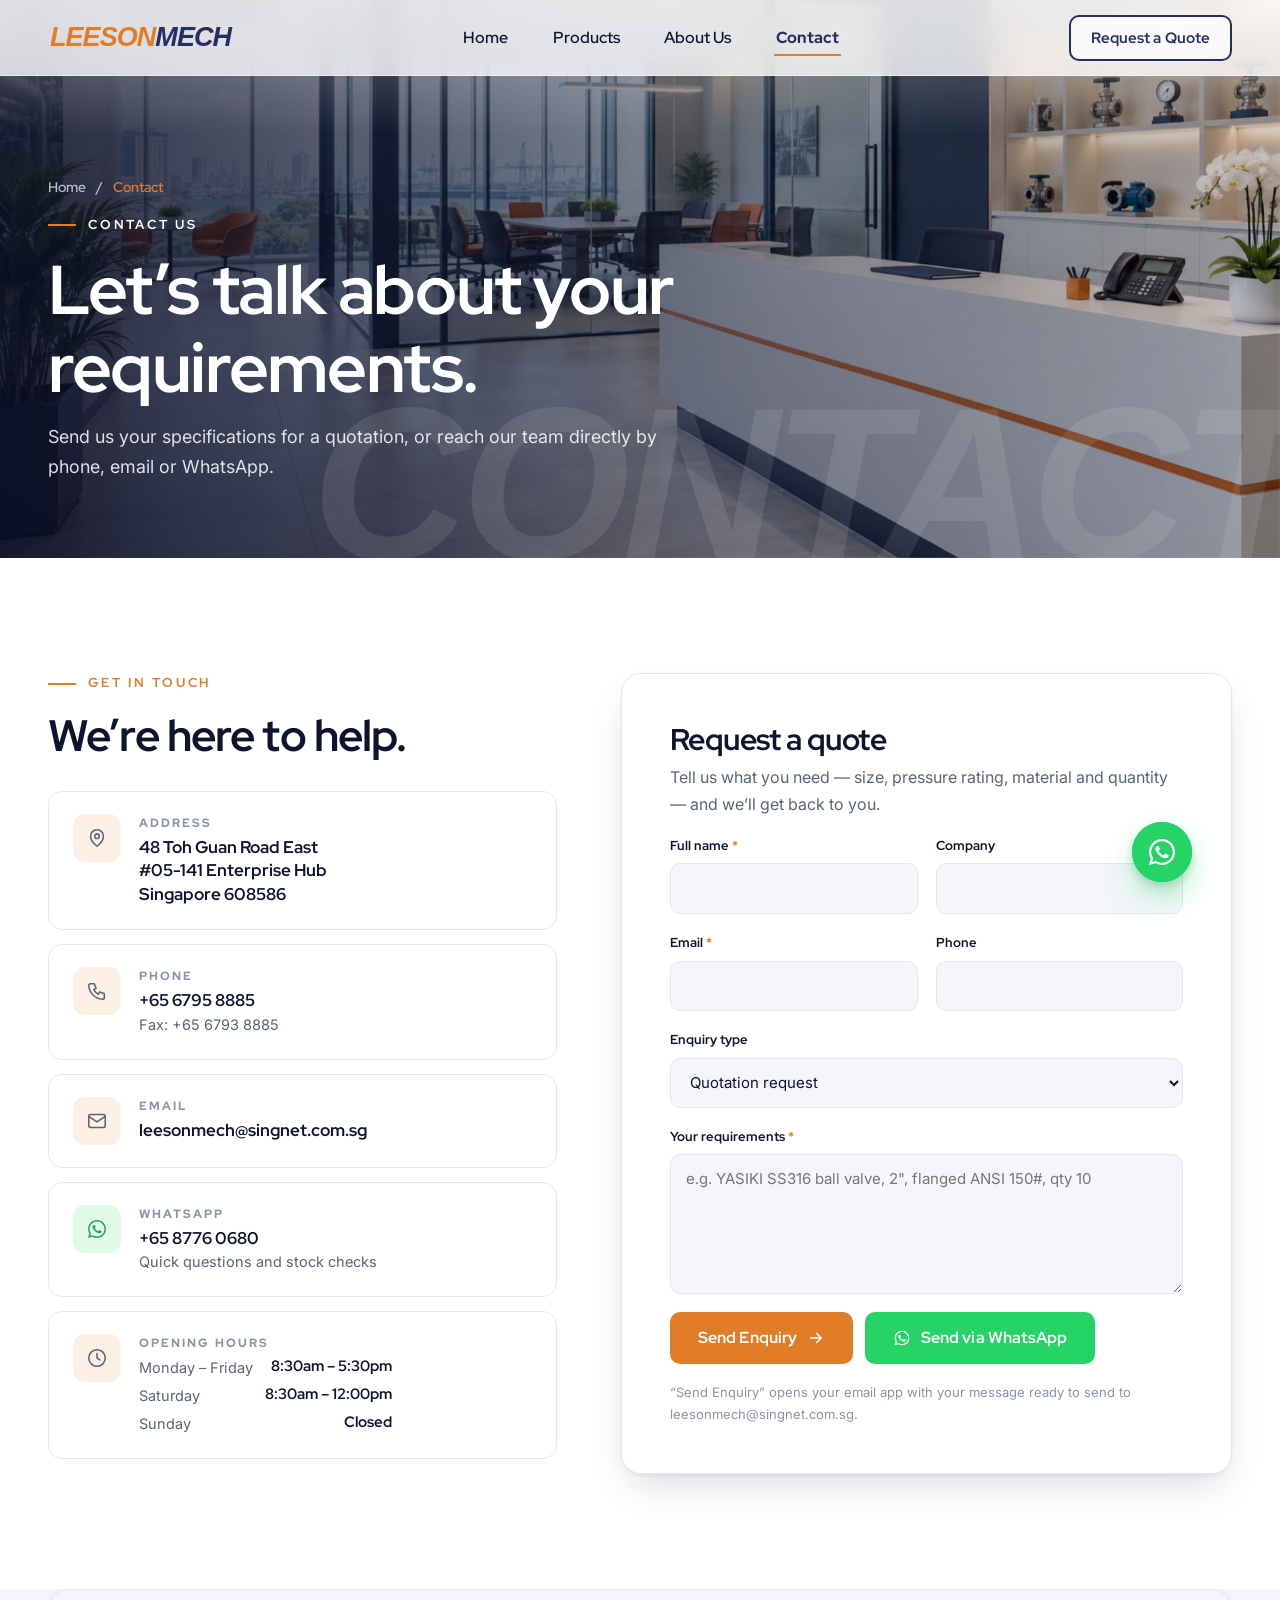
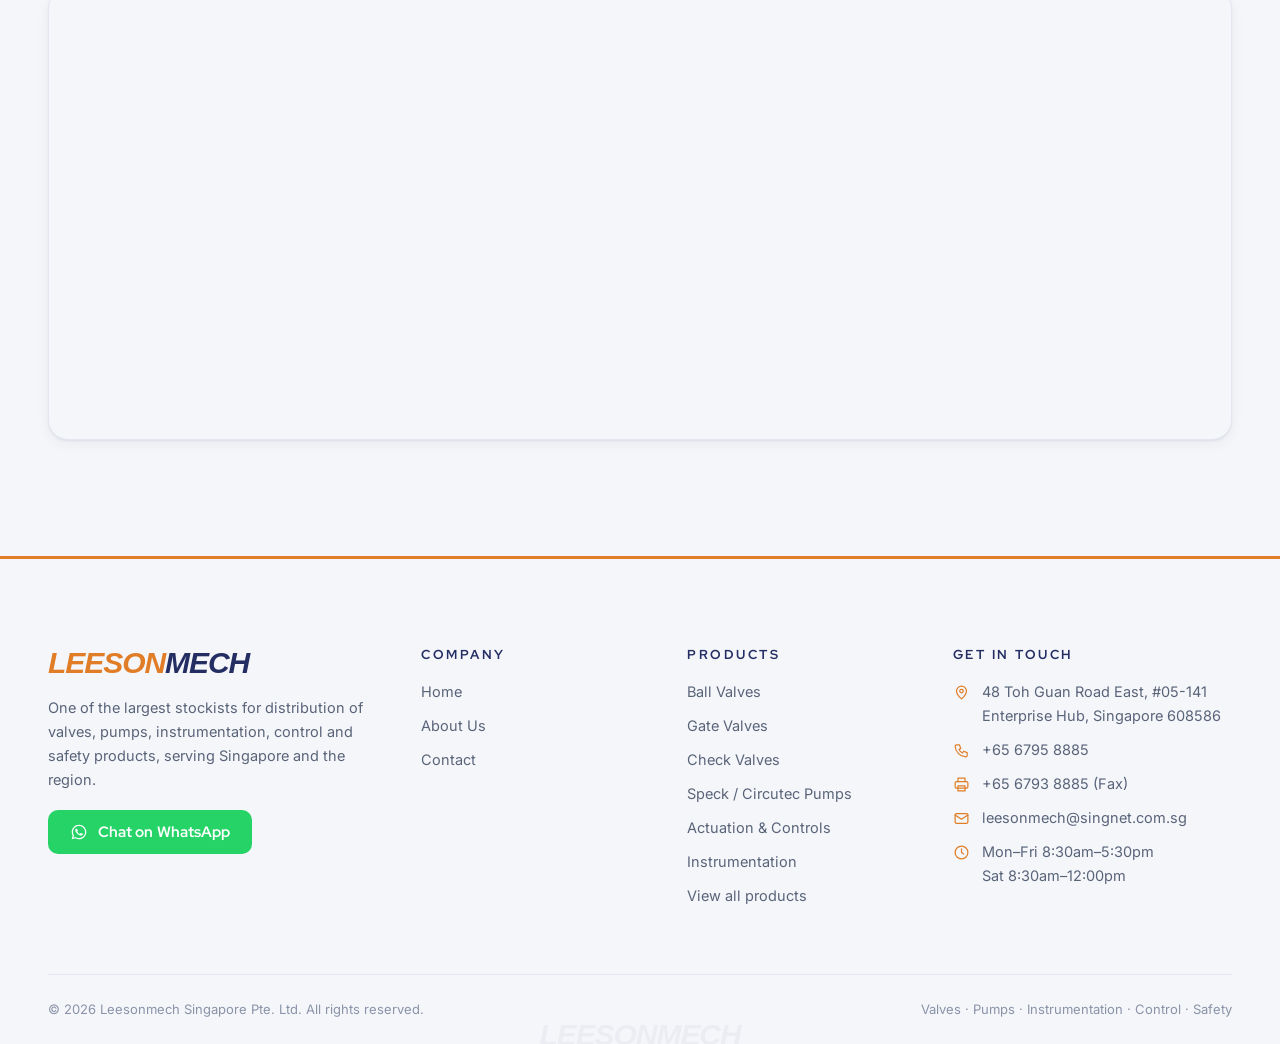
<file: contact.html>
<!DOCTYPE html>
<html lang="en">
<head>
<meta charset="utf-8">
<meta name="viewport" content="width=device-width, initial-scale=1, viewport-fit=cover">
<title>Contact Us — Leesonmech Singapore Pte Ltd</title>
<meta name="description" content="Contact Leesonmech Singapore: 48 Toh Guan Road East, #05-141 Enterprise Hub, Singapore 608586. Tel +65 6795 8885. Request a quotation for valves, pumps and instrumentation.">
<meta name="theme-color" content="#242e63">
<meta property="og:title" content="Contact Us — Leesonmech Singapore Pte Ltd">
<meta property="og:description" content="Contact Leesonmech Singapore: 48 Toh Guan Road East, #05-141 Enterprise Hub, Singapore 608586. Tel +65 6795 8885. Request a quotation for valves, pumps and instrumentation.">
<meta property="og:type" content="website">
<meta property="og:image" content="assets/img/bg/home.jpg">
<link rel="icon" href="assets/img/favicon.svg" type="image/svg+xml">
<link rel="preconnect" href="https://fonts.googleapis.com">
<link rel="preconnect" href="https://fonts.gstatic.com" crossorigin>
<link href="https://fonts.googleapis.com/css2?family=Archivo:ital,wght@1,700;1,800&family=Inter:wght@400;500;600&family=Red+Hat+Display:wght@500;600;700;800&display=swap" rel="stylesheet">
<link rel="preload" as="image" href="assets/img/bg/contact.jpg">
<link rel="stylesheet" href="assets/css/style.css">
<script>if (location.hash) document.documentElement.classList.add('no-loader');</script>
<noscript><style>.loader{display:none}.nav{transform:none}[data-reveal],.hero [data-hero],.page-hero [data-hero],.hero__mark .ch,.hero__valve{opacity:1!important;transform:none!important}.hero h1 .line>span{transform:none}.img-reveal::after{display:none}.img-reveal img,.hero__bg img,.page-hero__bg img{transform:none}.wa{transform:none}</style></noscript>
</head>
<body>
<a class="sr-only" href="#main">Skip to content</a>


<header class="nav">
  <div class="wrap nav__inner">
    <a class="nav__logo mark" href="/" aria-label="Leesonmech — home"><span class="o">LEESON</span><span class="n">MECH</span></a>
    <nav aria-label="Primary"><ul class="nav__links"><li><a href="/">Home</a></li><li><a href="/products">Products</a></li><li><a href="/about">About Us</a></li><li><a href="/contact" class="is-active" aria-current="page">Contact</a></li></ul></nav>
    <a class="btn btn--outline btn--sm nav__cta" href="/contact">Request a Quote</a>
    <button class="nav__toggle" type="button" aria-label="Menu" aria-expanded="false" aria-controls="menu"><span></span><span></span><span></span></button>
  </div>
</header>
<div class="menu" id="menu">
  <ul class="menu__links"><li><a href="/"><small>01</small>Home</a></li><li><a href="/products"><small>02</small>Products</a></li><li><a href="/about"><small>03</small>About Us</a></li><li><a href="/contact"><small>04</small>Contact</a></li></ul>
  <div class="menu__foot">
    <a class="btn" href="/contact">Request a Quote <svg class="arrow" viewBox="0 0 24 24" fill="none" stroke="currentColor" stroke-width="2" stroke-linecap="round" stroke-linejoin="round" aria-hidden="true"><path d="M5 12h14M13 6l6 6-6 6"/></svg></a>
    <a class="btn btn--wa" data-wa href="#"><svg viewBox="0 0 32 32" fill="currentColor" aria-hidden="true"><path d="M16.04 3C8.86 3 3.03 8.82 3.03 16c0 2.29.6 4.53 1.74 6.5L3 29l6.67-1.75A13 13 0 0 0 16.04 29C23.22 29 29 23.18 29 16S23.22 3 16.04 3zm0 23.8c-1.95 0-3.86-.52-5.53-1.51l-.4-.24-3.96 1.04 1.06-3.86-.26-.4A10.76 10.76 0 0 1 5.23 16c0-5.96 4.85-10.8 10.81-10.8 5.96 0 10.76 4.84 10.76 10.8s-4.8 10.8-10.76 10.8zm5.93-8.09c-.32-.16-1.92-.95-2.22-1.06-.3-.11-.51-.16-.73.16-.22.33-.84 1.06-1.03 1.28-.19.22-.38.24-.7.08-.32-.16-1.37-.5-2.61-1.61a9.8 9.8 0 0 1-1.8-2.24c-.19-.33-.02-.5.14-.66.15-.15.32-.38.49-.57.16-.19.22-.33.32-.55.11-.22.06-.41-.03-.57-.08-.16-.73-1.76-1-2.41-.26-.63-.53-.55-.73-.56h-.62c-.22 0-.57.08-.87.41-.3.33-1.14 1.11-1.14 2.72 0 1.6 1.17 3.15 1.33 3.37.16.22 2.3 3.51 5.57 4.92.78.34 1.39.54 1.86.69.78.25 1.49.21 2.05.13.63-.09 1.92-.78 2.19-1.54.27-.76.27-1.41.19-1.54-.08-.14-.3-.22-.62-.38z"/></svg> WhatsApp Us</a>
    <p>48 Toh Guan Road East, #05-141 Enterprise Hub, Singapore 608586<br><a href="tel:+6567958885">+65 6795 8885</a> · <a href="mailto:leesonmech@singnet.com.sg">leesonmech@singnet.com.sg</a></p>
  </div>
</div>
<main id="main">
<section class="page-hero">
  <div class="page-hero__bg"><img src="assets/img/bg/contact.jpg" alt="" fetchpriority="high"></div>
  <div class="mark page-hero__ghost" aria-hidden="true"><span>CONTACT</span></div>
  <div class="wrap">
    <div class="page-hero__inner">
      <nav class="crumbs" aria-label="Breadcrumb" data-hero><a href="/">Home</a> / <span>Contact</span></nav>
      <span class="eyebrow" data-hero style="--d:1">Contact us</span>
      <h1 data-hero style="--d:2">Let&rsquo;s talk about your requirements.</h1>
      <p data-hero style="--d:3">Send us your specifications for a quotation, or reach our team directly by phone, email or WhatsApp.</p>
    </div>
  </div>
</section>

<section class="section">
  <div class="wrap contact">
    <div>
      <div class="section-head" style="margin-bottom:30px">
        <span class="eyebrow" data-reveal>Get in touch</span>
        <h2 class="h-lg" data-reveal style="--d:1">We&rsquo;re here to help.</h2>
      </div>
      <div class="contact__cards">
        <a class="ccard" data-reveal href="https://www.google.com/maps/?q=1.337096825914734,103.7547341644181" target="_blank" rel="noopener"><span class="ccard__icon"><svg viewBox="0 0 24 24" fill="none" stroke="currentColor" stroke-width="1.7" stroke-linecap="round" stroke-linejoin="round" aria-hidden="true"><path d="M12 21s-7-5.6-7-11a7 7 0 0 1 14 0c0 5.4-7 11-7 11z"/><circle cx="12" cy="10" r="2.5"/></svg></span><span><small>Address</small><b>48 Toh Guan Road East<br>#05-141 Enterprise Hub<br>Singapore 608586</b></span></a>
        <a class="ccard" data-reveal style="--d:1" href="tel:+6567958885"><span class="ccard__icon"><svg viewBox="0 0 24 24" fill="none" stroke="currentColor" stroke-width="1.7" stroke-linecap="round" stroke-linejoin="round" aria-hidden="true"><path d="M5 4h4l2 5-2.5 1.5a11 11 0 0 0 5 5L15 13l5 2v4a2 2 0 0 1-2 2A16 16 0 0 1 3 6a2 2 0 0 1 2-2z"/></svg></span><span><small>Phone</small><b>+65 6795 8885</b><span>Fax: +65 6793 8885</span></span></a>
        <a class="ccard" data-reveal style="--d:2" href="mailto:leesonmech@singnet.com.sg"><span class="ccard__icon"><svg viewBox="0 0 24 24" fill="none" stroke="currentColor" stroke-width="1.7" stroke-linecap="round" stroke-linejoin="round" aria-hidden="true"><rect x="3" y="5" width="18" height="14" rx="2"/><path d="M3 7l9 6 9-6"/></svg></span><span><small>Email</small><b>leesonmech@singnet.com.sg</b></span></a>
        <a class="ccard" data-reveal style="--d:3" data-wa href="#"><span class="ccard__icon" style="background:rgba(37,211,102,.14);color:#1da851"><svg viewBox="0 0 32 32" fill="currentColor" aria-hidden="true"><path d="M16.04 3C8.86 3 3.03 8.82 3.03 16c0 2.29.6 4.53 1.74 6.5L3 29l6.67-1.75A13 13 0 0 0 16.04 29C23.22 29 29 23.18 29 16S23.22 3 16.04 3zm0 23.8c-1.95 0-3.86-.52-5.53-1.51l-.4-.24-3.96 1.04 1.06-3.86-.26-.4A10.76 10.76 0 0 1 5.23 16c0-5.96 4.85-10.8 10.81-10.8 5.96 0 10.76 4.84 10.76 10.8s-4.8 10.8-10.76 10.8zm5.93-8.09c-.32-.16-1.92-.95-2.22-1.06-.3-.11-.51-.16-.73.16-.22.33-.84 1.06-1.03 1.28-.19.22-.38.24-.7.08-.32-.16-1.37-.5-2.61-1.61a9.8 9.8 0 0 1-1.8-2.24c-.19-.33-.02-.5.14-.66.15-.15.32-.38.49-.57.16-.19.22-.33.32-.55.11-.22.06-.41-.03-.57-.08-.16-.73-1.76-1-2.41-.26-.63-.53-.55-.73-.56h-.62c-.22 0-.57.08-.87.41-.3.33-1.14 1.11-1.14 2.72 0 1.6 1.17 3.15 1.33 3.37.16.22 2.3 3.51 5.57 4.92.78.34 1.39.54 1.86.69.78.25 1.49.21 2.05.13.63-.09 1.92-.78 2.19-1.54.27-.76.27-1.41.19-1.54-.08-.14-.3-.22-.62-.38z"/></svg></span><span><small>WhatsApp</small><b>+65 8776 0680</b><span>Quick questions and stock checks</span></span></a>
        <div class="ccard" data-reveal style="--d:4"><span class="ccard__icon"><svg viewBox="0 0 24 24" fill="none" stroke="currentColor" stroke-width="1.7" stroke-linecap="round" stroke-linejoin="round" aria-hidden="true"><circle cx="12" cy="12" r="9"/><path d="M12 7v5l3 2"/></svg></span><span><small>Opening hours</small>
          <span class="hours"><div><span>Monday &ndash; Friday</span><b>8:30am &ndash; 5:30pm</b></div><div><span>Saturday</span><b>8:30am &ndash; 12:00pm</b></div><div><span>Sunday</span><b>Closed</b></div></span></span></div>
      </div>
    </div>
    <form class="form" id="enquiry-form" data-reveal="right">
      <div>
        <h2 class="h-md" style="font-size:clamp(1.5rem,2.4vw,1.9rem)">Request a quote</h2>
        <p style="color:var(--steel);margin-top:8px">Tell us what you need &mdash; size, pressure rating, material and quantity &mdash; and we&rsquo;ll get back to you.</p>
      </div>
      <div class="form__row">
        <div class="field"><label for="f-name">Full name <i>*</i></label><input id="f-name" name="name" type="text" autocomplete="name" required></div>
        <div class="field"><label for="f-company">Company</label><input id="f-company" name="company" type="text" autocomplete="organization"></div>
      </div>
      <div class="form__row">
        <div class="field"><label for="f-email">Email <i>*</i></label><input id="f-email" name="email" type="email" autocomplete="email" required></div>
        <div class="field"><label for="f-phone">Phone</label><input id="f-phone" name="phone" type="tel" autocomplete="tel"></div>
      </div>
      <div class="field"><label for="f-subject">Enquiry type</label>
        <select id="f-subject" name="subject"><option>Quotation request</option><option>Product enquiry</option><option>Technical support</option><option>After-sales service</option><option>Other</option></select></div>
      <div class="field"><label for="f-message">Your requirements <i>*</i></label><textarea id="f-message" name="message" required placeholder="e.g. YASIKI SS316 ball valve, 2&quot;, flanged ANSI 150#, qty 10"></textarea></div>
      <div class="form__actions">
        <button class="btn" type="submit">Send Enquiry <svg class="arrow" viewBox="0 0 24 24" fill="none" stroke="currentColor" stroke-width="2" stroke-linecap="round" stroke-linejoin="round" aria-hidden="true"><path d="M5 12h14M13 6l6 6-6 6"/></svg></button>
        <button class="btn btn--wa" type="button" id="enquiry-wa"><svg viewBox="0 0 32 32" fill="currentColor" aria-hidden="true"><path d="M16.04 3C8.86 3 3.03 8.82 3.03 16c0 2.29.6 4.53 1.74 6.5L3 29l6.67-1.75A13 13 0 0 0 16.04 29C23.22 29 29 23.18 29 16S23.22 3 16.04 3zm0 23.8c-1.95 0-3.86-.52-5.53-1.51l-.4-.24-3.96 1.04 1.06-3.86-.26-.4A10.76 10.76 0 0 1 5.23 16c0-5.96 4.85-10.8 10.81-10.8 5.96 0 10.76 4.84 10.76 10.8s-4.8 10.8-10.76 10.8zm5.93-8.09c-.32-.16-1.92-.95-2.22-1.06-.3-.11-.51-.16-.73.16-.22.33-.84 1.06-1.03 1.28-.19.22-.38.24-.7.08-.32-.16-1.37-.5-2.61-1.61a9.8 9.8 0 0 1-1.8-2.24c-.19-.33-.02-.5.14-.66.15-.15.32-.38.49-.57.16-.19.22-.33.32-.55.11-.22.06-.41-.03-.57-.08-.16-.73-1.76-1-2.41-.26-.63-.53-.55-.73-.56h-.62c-.22 0-.57.08-.87.41-.3.33-1.14 1.11-1.14 2.72 0 1.6 1.17 3.15 1.33 3.37.16.22 2.3 3.51 5.57 4.92.78.34 1.39.54 1.86.69.78.25 1.49.21 2.05.13.63-.09 1.92-.78 2.19-1.54.27-.76.27-1.41.19-1.54-.08-.14-.3-.22-.62-.38z"/></svg> Send via WhatsApp</button>
      </div>
      <p class="form__note">&ldquo;Send Enquiry&rdquo; opens your email app with your message ready to send to leesonmech@singnet.com.sg.</p>
    </form>
  </div>
</section>

<section class="section section--mist" style="padding-top:0">
  <div class="wrap">
    <div class="map" data-reveal="zoom">
      <iframe title="Map showing Leesonmech at Enterprise Hub, 48 Toh Guan Road East, Singapore" loading="lazy" referrerpolicy="no-referrer-when-downgrade" src="https://www.google.com/maps?q=1.337096825914734,103.7547341644181&z=16&output=embed"></iframe>
    </div>
  </div>
</section>
</main>

<footer class="footer">
  <div class="wrap">
    <div class="footer__top">
      <div class="footer__about">
        <span class="mark " aria-label="Leesonmech"><span class="o">LEESON</span><span class="n">MECH</span></span>
        <p>One of the largest stockists for distribution of valves, pumps, instrumentation, control and safety products, serving Singapore and the region.</p>
        <a class="btn btn--wa btn--sm" data-wa href="#" style="justify-self:start"><svg viewBox="0 0 32 32" fill="currentColor" aria-hidden="true"><path d="M16.04 3C8.86 3 3.03 8.82 3.03 16c0 2.29.6 4.53 1.74 6.5L3 29l6.67-1.75A13 13 0 0 0 16.04 29C23.22 29 29 23.18 29 16S23.22 3 16.04 3zm0 23.8c-1.95 0-3.86-.52-5.53-1.51l-.4-.24-3.96 1.04 1.06-3.86-.26-.4A10.76 10.76 0 0 1 5.23 16c0-5.96 4.85-10.8 10.81-10.8 5.96 0 10.76 4.84 10.76 10.8s-4.8 10.8-10.76 10.8zm5.93-8.09c-.32-.16-1.92-.95-2.22-1.06-.3-.11-.51-.16-.73.16-.22.33-.84 1.06-1.03 1.28-.19.22-.38.24-.7.08-.32-.16-1.37-.5-2.61-1.61a9.8 9.8 0 0 1-1.8-2.24c-.19-.33-.02-.5.14-.66.15-.15.32-.38.49-.57.16-.19.22-.33.32-.55.11-.22.06-.41-.03-.57-.08-.16-.73-1.76-1-2.41-.26-.63-.53-.55-.73-.56h-.62c-.22 0-.57.08-.87.41-.3.33-1.14 1.11-1.14 2.72 0 1.6 1.17 3.15 1.33 3.37.16.22 2.3 3.51 5.57 4.92.78.34 1.39.54 1.86.69.78.25 1.49.21 2.05.13.63-.09 1.92-.78 2.19-1.54.27-.76.27-1.41.19-1.54-.08-.14-.3-.22-.62-.38z"/></svg> Chat on WhatsApp</a>
      </div>
      <div>
        <h4>Company</h4>
        <ul>
          <li><a href="/">Home</a></li>
          <li><a href="/about">About Us</a></li>
          <li><a href="/contact">Contact</a></li>
        </ul>
      </div>
      <div>
        <h4>Products</h4>
        <ul>
          <li><a href="/products?cat=ball">Ball Valves</a></li>
          <li><a href="/products?cat=gate">Gate Valves</a></li>
          <li><a href="/products?cat=check">Check Valves</a></li>
          <li><a href="/products?cat=pump">Speck / Circutec Pumps</a></li>
          <li><a href="/products?cat=control">Actuation &amp; Controls</a></li>
          <li><a href="/products?cat=instrument">Instrumentation</a></li>
          <li><a href="/products">View all products</a></li>
        </ul>
      </div>
      <div>
        <h4>Get in touch</h4>
        <ul class="footer__contact">
          <li><svg viewBox="0 0 24 24" fill="none" stroke="currentColor" stroke-width="1.7" stroke-linecap="round" stroke-linejoin="round" aria-hidden="true"><path d="M12 21s-7-5.6-7-11a7 7 0 0 1 14 0c0 5.4-7 11-7 11z"/><circle cx="12" cy="10" r="2.5"/></svg><span>48 Toh Guan Road East, #05-141 Enterprise Hub, Singapore 608586</span></li>
          <li><svg viewBox="0 0 24 24" fill="none" stroke="currentColor" stroke-width="1.7" stroke-linecap="round" stroke-linejoin="round" aria-hidden="true"><path d="M5 4h4l2 5-2.5 1.5a11 11 0 0 0 5 5L15 13l5 2v4a2 2 0 0 1-2 2A16 16 0 0 1 3 6a2 2 0 0 1 2-2z"/></svg><a href="tel:+6567958885">+65 6795 8885</a></li>
          <li><svg viewBox="0 0 24 24" fill="none" stroke="currentColor" stroke-width="1.7" stroke-linecap="round" stroke-linejoin="round" aria-hidden="true"><path d="M7 8V3h10v5"/><rect x="3" y="8" width="18" height="9" rx="2"/><path d="M7 14h10v7H7z"/></svg><span>+65 6793 8885 (Fax)</span></li>
          <li><svg viewBox="0 0 24 24" fill="none" stroke="currentColor" stroke-width="1.7" stroke-linecap="round" stroke-linejoin="round" aria-hidden="true"><rect x="3" y="5" width="18" height="14" rx="2"/><path d="M3 7l9 6 9-6"/></svg><a href="mailto:leesonmech@singnet.com.sg">leesonmech@singnet.com.sg</a></li>
          <li><svg viewBox="0 0 24 24" fill="none" stroke="currentColor" stroke-width="1.7" stroke-linecap="round" stroke-linejoin="round" aria-hidden="true"><circle cx="12" cy="12" r="9"/><path d="M12 7v5l3 2"/></svg><span>Mon&ndash;Fri 8:30am&ndash;5:30pm<br>Sat 8:30am&ndash;12:00pm</span></li>
        </ul>
      </div>
    </div>
    <div class="footer__bottom">
      <span>&copy; <span data-year>2026</span> Leesonmech Singapore Pte. Ltd. All rights reserved.</span>
      <span>Valves &middot; Pumps &middot; Instrumentation &middot; Control &middot; Safety</span>
    </div>
  </div>
  <div class="mark footer__ghost" aria-hidden="true"><span class="o">LEESON</span><span class="n">MECH</span></div>
</footer>

<button class="totop" type="button" aria-label="Back to top"><svg viewBox="0 0 24 24" fill="none" stroke="currentColor" stroke-width="2.2" stroke-linecap="round" stroke-linejoin="round" aria-hidden="true"><path d="M12 19V5M6 11l6-6 6 6"/></svg></button>
<a class="wa" data-wa href="#" aria-label="Chat with us on WhatsApp">
  <span class="wa__icon"><svg viewBox="0 0 32 32" fill="currentColor" aria-hidden="true"><path d="M16.04 3C8.86 3 3.03 8.82 3.03 16c0 2.29.6 4.53 1.74 6.5L3 29l6.67-1.75A13 13 0 0 0 16.04 29C23.22 29 29 23.18 29 16S23.22 3 16.04 3zm0 23.8c-1.95 0-3.86-.52-5.53-1.51l-.4-.24-3.96 1.04 1.06-3.86-.26-.4A10.76 10.76 0 0 1 5.23 16c0-5.96 4.85-10.8 10.81-10.8 5.96 0 10.76 4.84 10.76 10.8s-4.8 10.8-10.76 10.8zm5.93-8.09c-.32-.16-1.92-.95-2.22-1.06-.3-.11-.51-.16-.73.16-.22.33-.84 1.06-1.03 1.28-.19.22-.38.24-.7.08-.32-.16-1.37-.5-2.61-1.61a9.8 9.8 0 0 1-1.8-2.24c-.19-.33-.02-.5.14-.66.15-.15.32-.38.49-.57.16-.19.22-.33.32-.55.11-.22.06-.41-.03-.57-.08-.16-.73-1.76-1-2.41-.26-.63-.53-.55-.73-.56h-.62c-.22 0-.57.08-.87.41-.3.33-1.14 1.11-1.14 2.72 0 1.6 1.17 3.15 1.33 3.37.16.22 2.3 3.51 5.57 4.92.78.34 1.39.54 1.86.69.78.25 1.49.21 2.05.13.63-.09 1.92-.78 2.19-1.54.27-.76.27-1.41.19-1.54-.08-.14-.3-.22-.62-.38z"/></svg></span><span class="wa__label">Chat with us</span>
</a>

<script src="assets/js/products-data.js"></script>
<script src="assets/js/main.js"></script>
<script src="https://aiconvo.sg/w.js" data-bot="85edae32-e169-4623-9f97-1f9d9f4e2c89"></script>
</body>
</html>
</file>
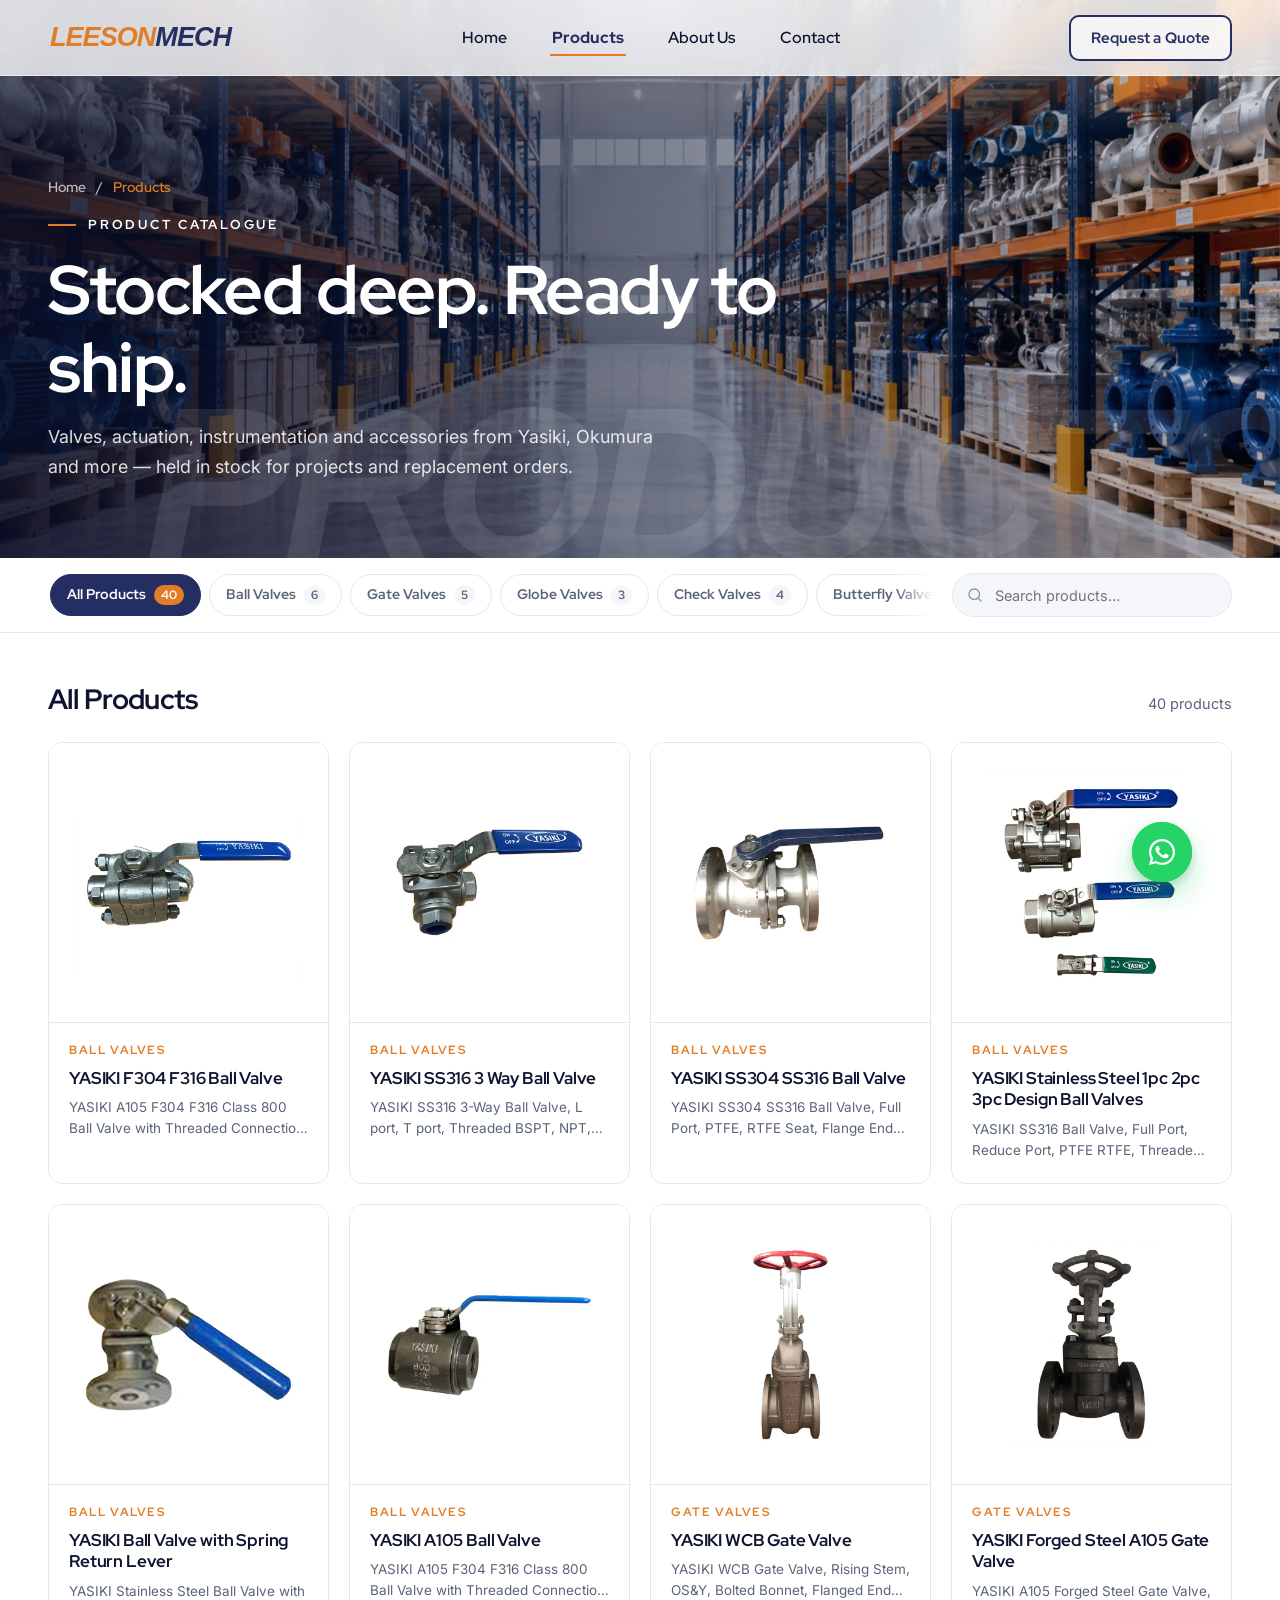
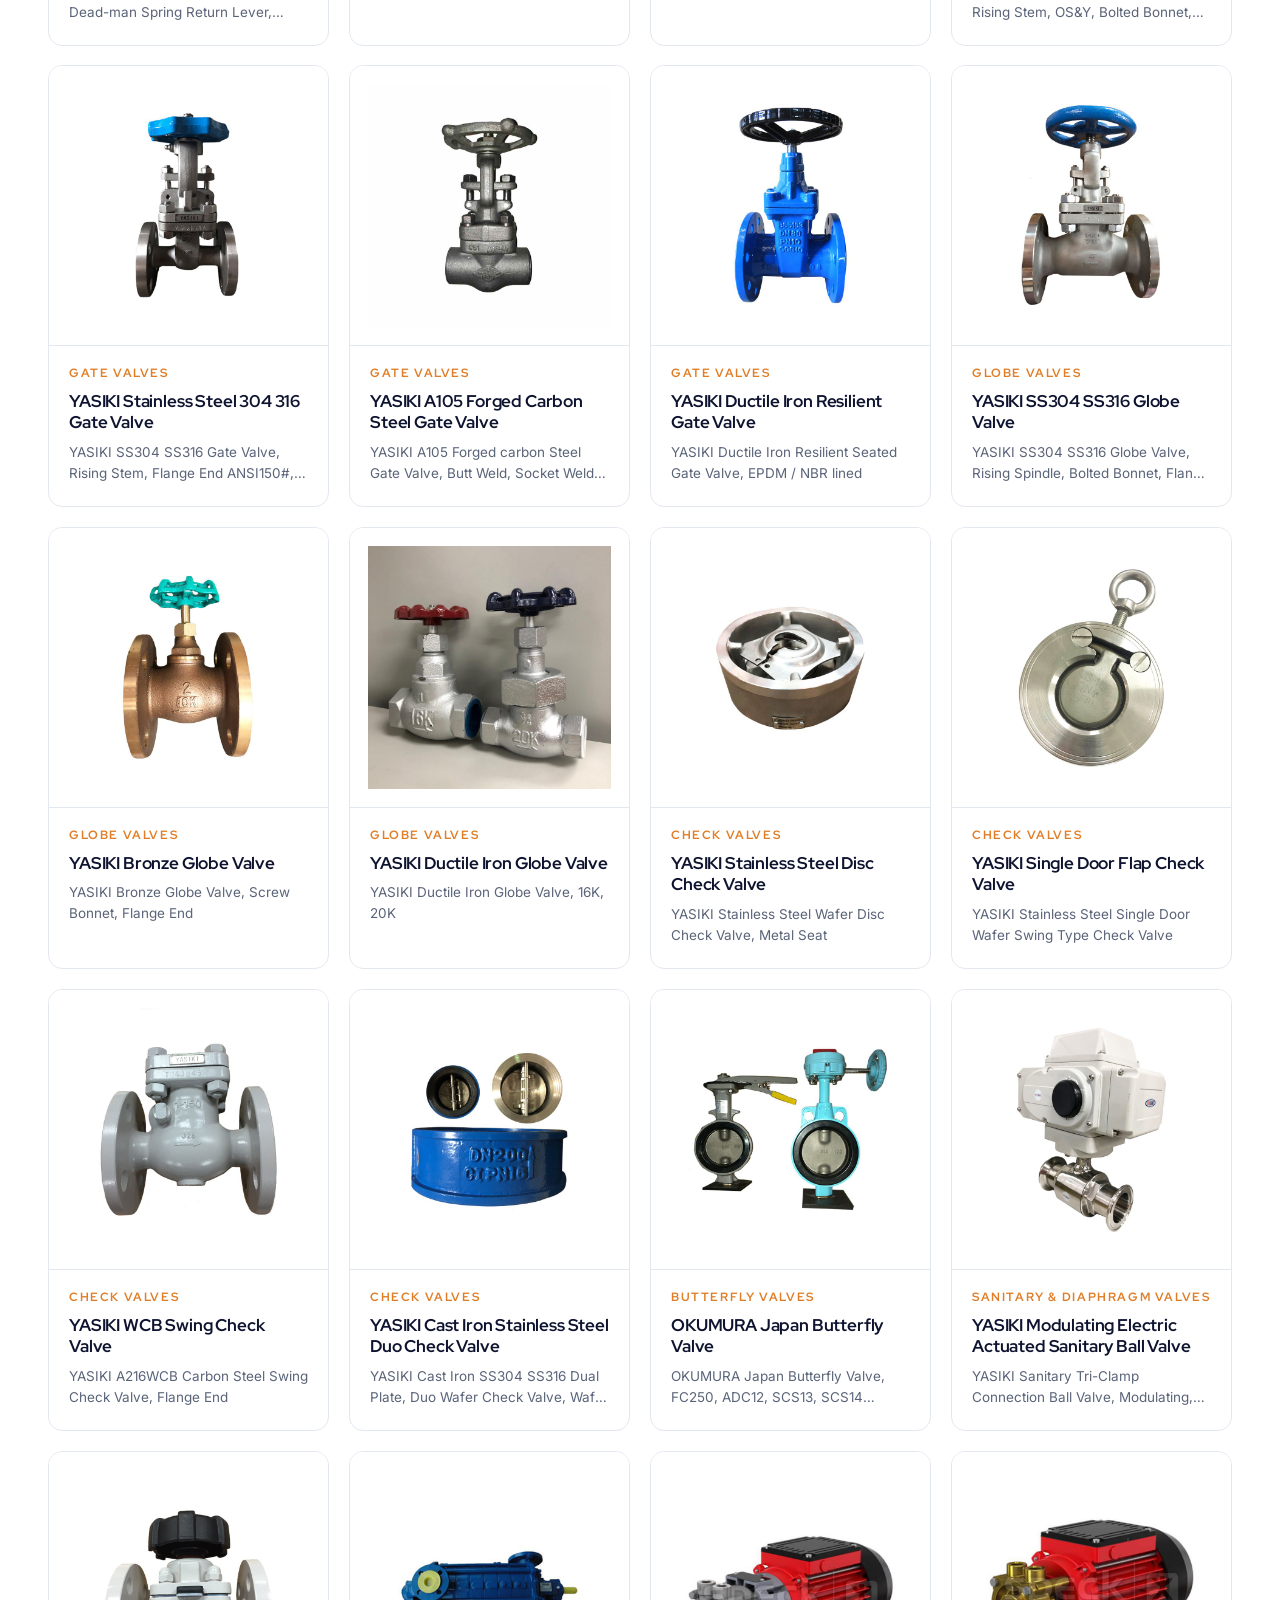
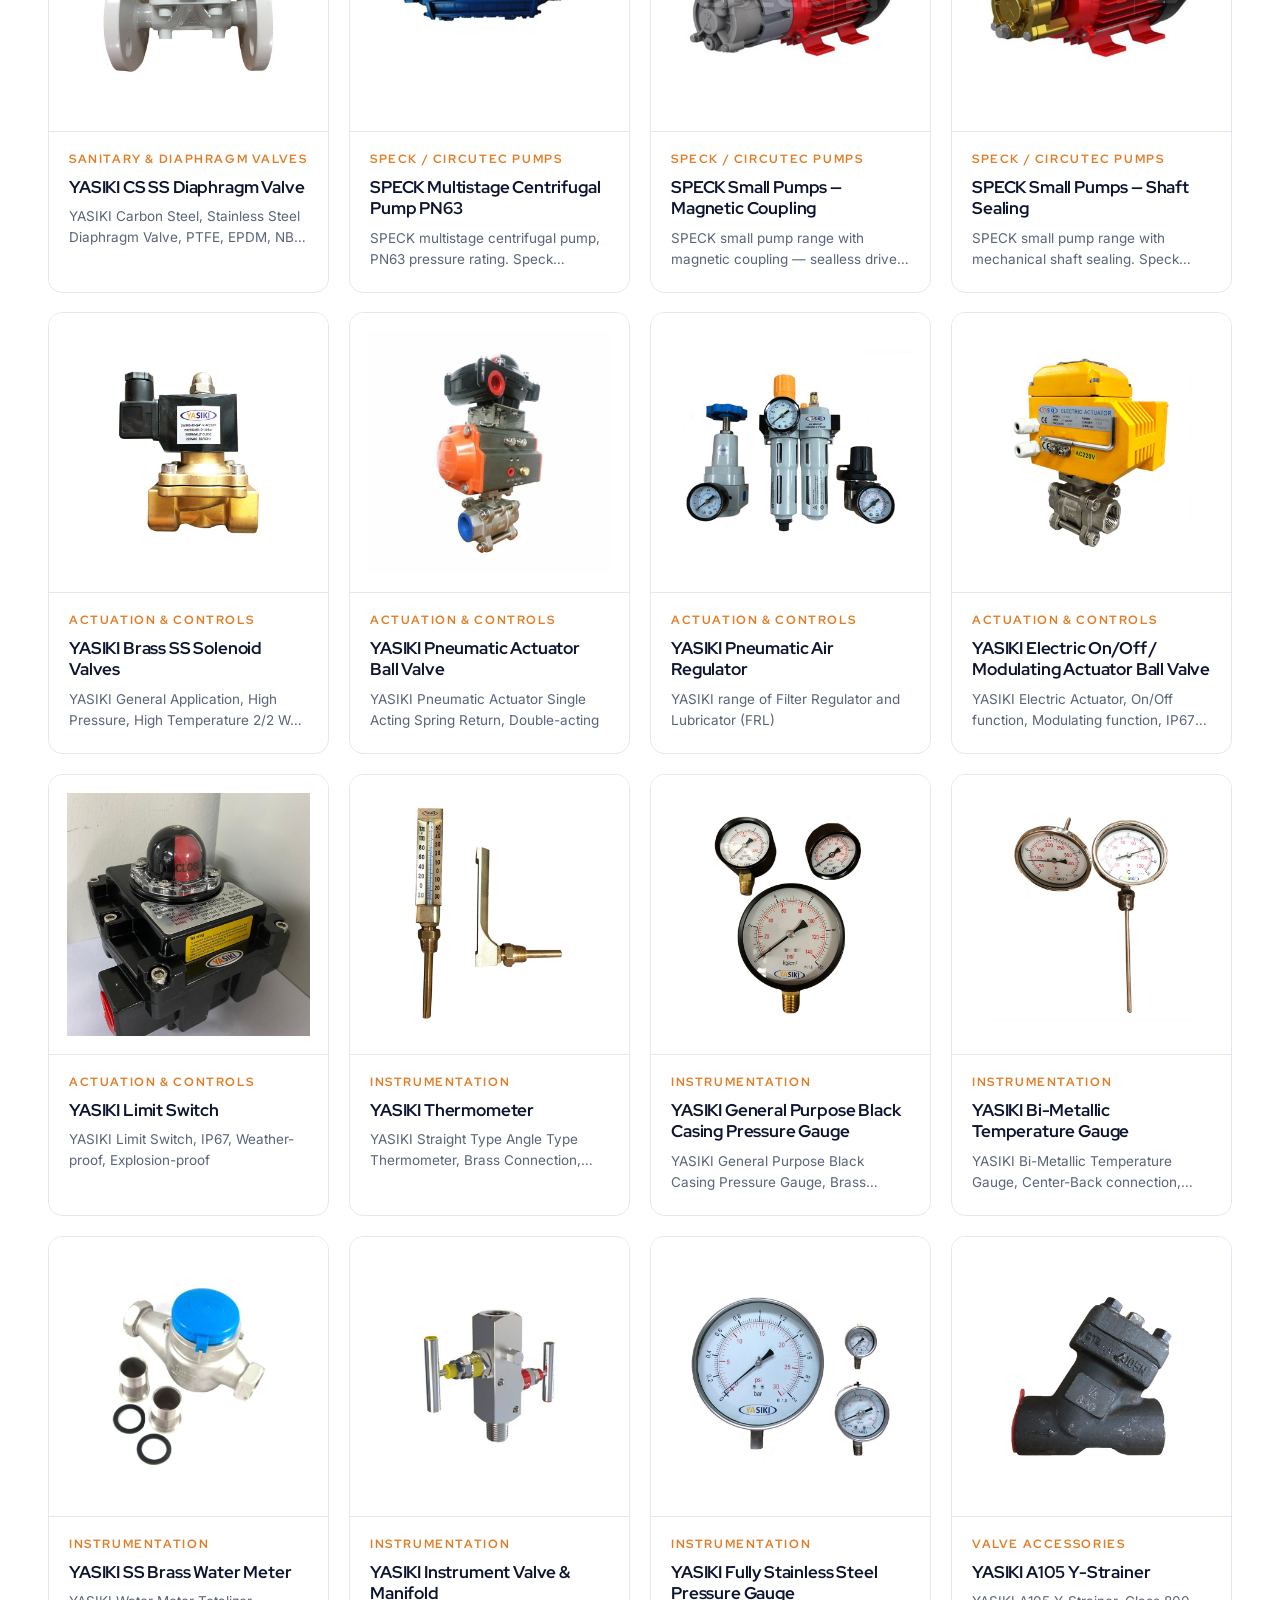
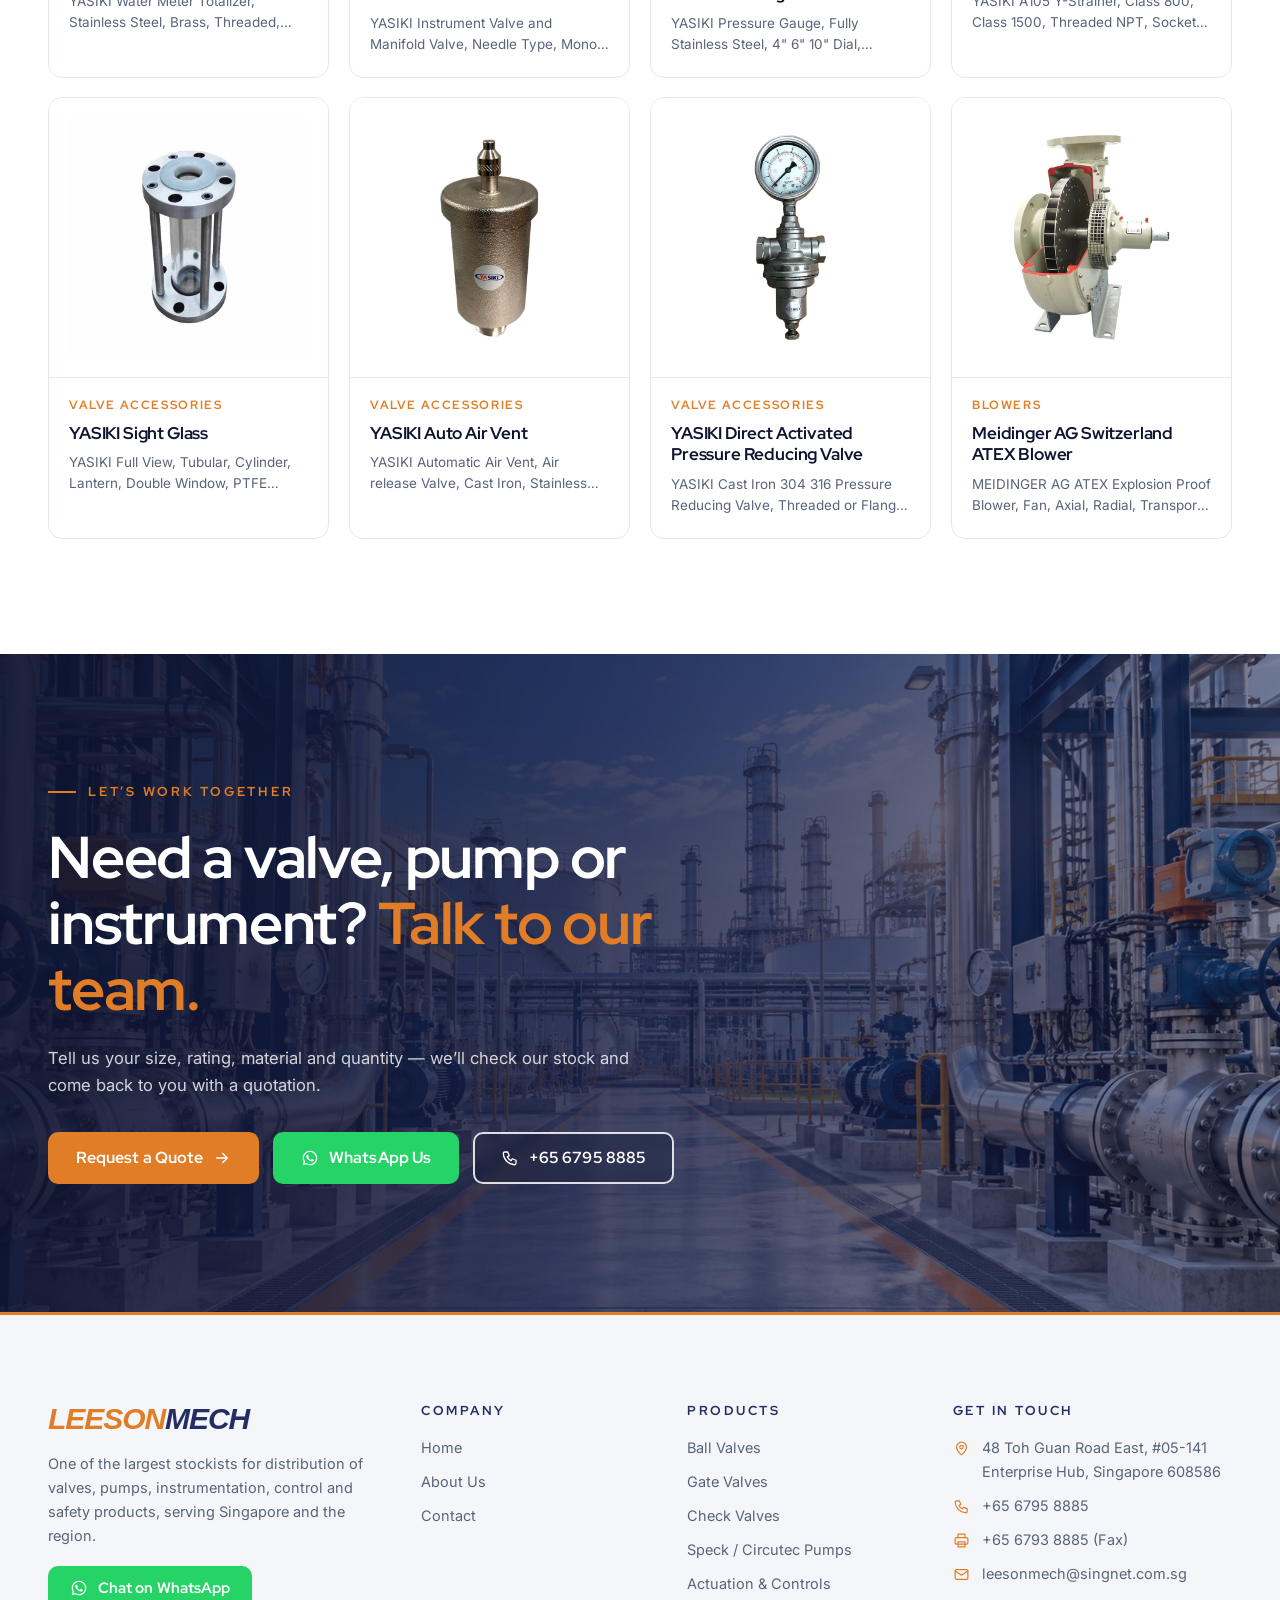
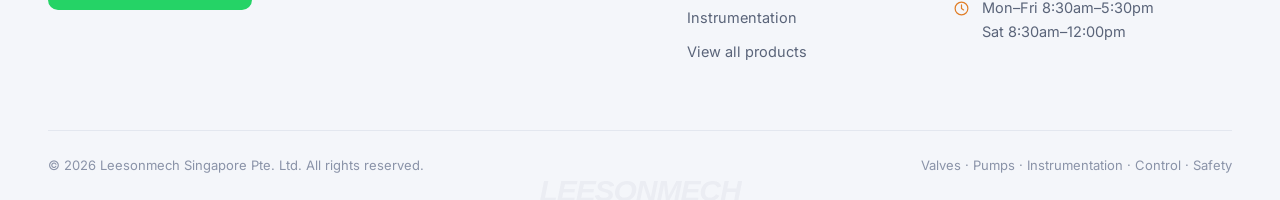
<file: products.html>
<!DOCTYPE html>
<html lang="en">
<head>
<meta charset="utf-8">
<meta name="viewport" content="width=device-width, initial-scale=1, viewport-fit=cover">
<title>Products — Valves, Actuators, Gauges & Instrumentation | Leesonmech</title>
<meta name="description" content="Browse Leesonmech's range: ball, gate, globe, check and butterfly valves, actuators, solenoid valves, pressure gauges, thermometers, strainers and more.">
<meta name="theme-color" content="#242e63">
<meta property="og:title" content="Products — Valves, Actuators, Gauges & Instrumentation | Leesonmech">
<meta property="og:description" content="Browse Leesonmech's range: ball, gate, globe, check and butterfly valves, actuators, solenoid valves, pressure gauges, thermometers, strainers and more.">
<meta property="og:type" content="website">
<meta property="og:image" content="assets/img/bg/home.jpg">
<link rel="icon" href="assets/img/favicon.svg" type="image/svg+xml">
<link rel="preconnect" href="https://fonts.googleapis.com">
<link rel="preconnect" href="https://fonts.gstatic.com" crossorigin>
<link href="https://fonts.googleapis.com/css2?family=Archivo:ital,wght@1,700;1,800&family=Inter:wght@400;500;600&family=Red+Hat+Display:wght@500;600;700;800&display=swap" rel="stylesheet">
<link rel="preload" as="image" href="assets/img/bg/products.jpg">
<link rel="stylesheet" href="assets/css/style.css">
<script>if (location.hash) document.documentElement.classList.add('no-loader');</script>
<noscript><style>.loader{display:none}.nav{transform:none}[data-reveal],.hero [data-hero],.page-hero [data-hero],.hero__mark .ch,.hero__valve{opacity:1!important;transform:none!important}.hero h1 .line>span{transform:none}.img-reveal::after{display:none}.img-reveal img,.hero__bg img,.page-hero__bg img{transform:none}.wa{transform:none}</style></noscript>
</head>
<body>
<a class="sr-only" href="#main">Skip to content</a>


<header class="nav">
  <div class="wrap nav__inner">
    <a class="nav__logo mark" href="/" aria-label="Leesonmech — home"><span class="o">LEESON</span><span class="n">MECH</span></a>
    <nav aria-label="Primary"><ul class="nav__links"><li><a href="/">Home</a></li><li><a href="/products" class="is-active" aria-current="page">Products</a></li><li><a href="/about">About Us</a></li><li><a href="/contact">Contact</a></li></ul></nav>
    <a class="btn btn--outline btn--sm nav__cta" href="/contact">Request a Quote</a>
    <button class="nav__toggle" type="button" aria-label="Menu" aria-expanded="false" aria-controls="menu"><span></span><span></span><span></span></button>
  </div>
</header>
<div class="menu" id="menu">
  <ul class="menu__links"><li><a href="/"><small>01</small>Home</a></li><li><a href="/products"><small>02</small>Products</a></li><li><a href="/about"><small>03</small>About Us</a></li><li><a href="/contact"><small>04</small>Contact</a></li></ul>
  <div class="menu__foot">
    <a class="btn" href="/contact">Request a Quote <svg class="arrow" viewBox="0 0 24 24" fill="none" stroke="currentColor" stroke-width="2" stroke-linecap="round" stroke-linejoin="round" aria-hidden="true"><path d="M5 12h14M13 6l6 6-6 6"/></svg></a>
    <a class="btn btn--wa" data-wa href="#"><svg viewBox="0 0 32 32" fill="currentColor" aria-hidden="true"><path d="M16.04 3C8.86 3 3.03 8.82 3.03 16c0 2.29.6 4.53 1.74 6.5L3 29l6.67-1.75A13 13 0 0 0 16.04 29C23.22 29 29 23.18 29 16S23.22 3 16.04 3zm0 23.8c-1.95 0-3.86-.52-5.53-1.51l-.4-.24-3.96 1.04 1.06-3.86-.26-.4A10.76 10.76 0 0 1 5.23 16c0-5.96 4.85-10.8 10.81-10.8 5.96 0 10.76 4.84 10.76 10.8s-4.8 10.8-10.76 10.8zm5.93-8.09c-.32-.16-1.92-.95-2.22-1.06-.3-.11-.51-.16-.73.16-.22.33-.84 1.06-1.03 1.28-.19.22-.38.24-.7.08-.32-.16-1.37-.5-2.61-1.61a9.8 9.8 0 0 1-1.8-2.24c-.19-.33-.02-.5.14-.66.15-.15.32-.38.49-.57.16-.19.22-.33.32-.55.11-.22.06-.41-.03-.57-.08-.16-.73-1.76-1-2.41-.26-.63-.53-.55-.73-.56h-.62c-.22 0-.57.08-.87.41-.3.33-1.14 1.11-1.14 2.72 0 1.6 1.17 3.15 1.33 3.37.16.22 2.3 3.51 5.57 4.92.78.34 1.39.54 1.86.69.78.25 1.49.21 2.05.13.63-.09 1.92-.78 2.19-1.54.27-.76.27-1.41.19-1.54-.08-.14-.3-.22-.62-.38z"/></svg> WhatsApp Us</a>
    <p>48 Toh Guan Road East, #05-141 Enterprise Hub, Singapore 608586<br><a href="tel:+6567958885">+65 6795 8885</a> · <a href="mailto:leesonmech@singnet.com.sg">leesonmech@singnet.com.sg</a></p>
  </div>
</div>
<main id="main">
<section class="page-hero">
  <div class="page-hero__bg"><img src="assets/img/bg/products.jpg" alt="" fetchpriority="high"></div>
  <div class="mark page-hero__ghost" aria-hidden="true"><span>PRODUCTS</span></div>
  <div class="wrap">
    <div class="page-hero__inner">
      <nav class="crumbs" aria-label="Breadcrumb" data-hero><a href="/">Home</a> / <span>Products</span></nav>
      <span class="eyebrow" data-hero style="--d:1">Product catalogue</span>
      <h1 data-hero style="--d:2">Stocked deep. Ready to ship.</h1>
      <p data-hero style="--d:3">Valves, actuation, instrumentation and accessories from Yasiki, Okumura and more &mdash; held in stock for projects and replacement orders.</p>
    </div>
  </div>
</section>

<div class="toolbar">
  <div class="wrap toolbar__inner">
    <div class="chips" id="product-chips" role="tablist" aria-label="Product categories"></div>
    <label class="search"><svg viewBox="0 0 24 24" fill="none" stroke="currentColor" stroke-width="1.7" stroke-linecap="round" stroke-linejoin="round" aria-hidden="true"><circle cx="11" cy="11" r="7"/><path d="M20 20l-3.5-3.5"/></svg><span class="sr-only">Search products</span><input id="product-search" type="search" placeholder="Search products&hellip;" autocomplete="off"></label>
  </div>
</div>
<section class="section" id="catalogue" style="padding-top:clamp(36px,4vw,56px)">
  <div class="wrap">
    <div class="result-line"><h2 id="result-title">All Products</h2><span id="result-count" aria-live="polite"></span></div>
    <div class="grid-products" id="product-grid"></div>
  </div>
</section>

<section class="cta">
  <div class="cta__bg"><img src="assets/img/bg/home.jpg" alt="" loading="lazy"></div>
  <div class="wrap">
    <div class="cta__inner">
      <span class="eyebrow" data-reveal>Let&rsquo;s work together</span>
      <h2 class="h-xl" data-reveal style="--d:1">Need a valve, pump or instrument? <span class="accent">Talk to our team.</span></h2>
      <p class="lead" data-reveal style="--d:2">Tell us your size, rating, material and quantity &mdash; we&rsquo;ll check our stock and come back to you with a quotation.</p>
      <div class="cta__actions" data-reveal style="--d:3">
        <a class="btn" href="/contact">Request a Quote <svg class="arrow" viewBox="0 0 24 24" fill="none" stroke="currentColor" stroke-width="2" stroke-linecap="round" stroke-linejoin="round" aria-hidden="true"><path d="M5 12h14M13 6l6 6-6 6"/></svg></a>
        <a class="btn btn--wa" data-wa href="#"><svg viewBox="0 0 32 32" fill="currentColor" aria-hidden="true"><path d="M16.04 3C8.86 3 3.03 8.82 3.03 16c0 2.29.6 4.53 1.74 6.5L3 29l6.67-1.75A13 13 0 0 0 16.04 29C23.22 29 29 23.18 29 16S23.22 3 16.04 3zm0 23.8c-1.95 0-3.86-.52-5.53-1.51l-.4-.24-3.96 1.04 1.06-3.86-.26-.4A10.76 10.76 0 0 1 5.23 16c0-5.96 4.85-10.8 10.81-10.8 5.96 0 10.76 4.84 10.76 10.8s-4.8 10.8-10.76 10.8zm5.93-8.09c-.32-.16-1.92-.95-2.22-1.06-.3-.11-.51-.16-.73.16-.22.33-.84 1.06-1.03 1.28-.19.22-.38.24-.7.08-.32-.16-1.37-.5-2.61-1.61a9.8 9.8 0 0 1-1.8-2.24c-.19-.33-.02-.5.14-.66.15-.15.32-.38.49-.57.16-.19.22-.33.32-.55.11-.22.06-.41-.03-.57-.08-.16-.73-1.76-1-2.41-.26-.63-.53-.55-.73-.56h-.62c-.22 0-.57.08-.87.41-.3.33-1.14 1.11-1.14 2.72 0 1.6 1.17 3.15 1.33 3.37.16.22 2.3 3.51 5.57 4.92.78.34 1.39.54 1.86.69.78.25 1.49.21 2.05.13.63-.09 1.92-.78 2.19-1.54.27-.76.27-1.41.19-1.54-.08-.14-.3-.22-.62-.38z"/></svg> WhatsApp Us</a>
        <a class="btn btn--ghost" href="tel:+6567958885"><svg viewBox="0 0 24 24" fill="none" stroke="currentColor" stroke-width="1.7" stroke-linecap="round" stroke-linejoin="round" aria-hidden="true"><path d="M5 4h4l2 5-2.5 1.5a11 11 0 0 0 5 5L15 13l5 2v4a2 2 0 0 1-2 2A16 16 0 0 1 3 6a2 2 0 0 1 2-2z"/></svg> +65 6795 8885</a>
      </div>
    </div>
  </div>
</section>

</main>

<div class="modal" id="product-modal" role="dialog" aria-modal="true" aria-labelledby="modal-title" aria-hidden="true">
  <div class="modal__scrim"></div>
  <div class="modal__panel"></div>
</div>

<footer class="footer">
  <div class="wrap">
    <div class="footer__top">
      <div class="footer__about">
        <span class="mark " aria-label="Leesonmech"><span class="o">LEESON</span><span class="n">MECH</span></span>
        <p>One of the largest stockists for distribution of valves, pumps, instrumentation, control and safety products, serving Singapore and the region.</p>
        <a class="btn btn--wa btn--sm" data-wa href="#" style="justify-self:start"><svg viewBox="0 0 32 32" fill="currentColor" aria-hidden="true"><path d="M16.04 3C8.86 3 3.03 8.82 3.03 16c0 2.29.6 4.53 1.74 6.5L3 29l6.67-1.75A13 13 0 0 0 16.04 29C23.22 29 29 23.18 29 16S23.22 3 16.04 3zm0 23.8c-1.95 0-3.86-.52-5.53-1.51l-.4-.24-3.96 1.04 1.06-3.86-.26-.4A10.76 10.76 0 0 1 5.23 16c0-5.96 4.85-10.8 10.81-10.8 5.96 0 10.76 4.84 10.76 10.8s-4.8 10.8-10.76 10.8zm5.93-8.09c-.32-.16-1.92-.95-2.22-1.06-.3-.11-.51-.16-.73.16-.22.33-.84 1.06-1.03 1.28-.19.22-.38.24-.7.08-.32-.16-1.37-.5-2.61-1.61a9.8 9.8 0 0 1-1.8-2.24c-.19-.33-.02-.5.14-.66.15-.15.32-.38.49-.57.16-.19.22-.33.32-.55.11-.22.06-.41-.03-.57-.08-.16-.73-1.76-1-2.41-.26-.63-.53-.55-.73-.56h-.62c-.22 0-.57.08-.87.41-.3.33-1.14 1.11-1.14 2.72 0 1.6 1.17 3.15 1.33 3.37.16.22 2.3 3.51 5.57 4.92.78.34 1.39.54 1.86.69.78.25 1.49.21 2.05.13.63-.09 1.92-.78 2.19-1.54.27-.76.27-1.41.19-1.54-.08-.14-.3-.22-.62-.38z"/></svg> Chat on WhatsApp</a>
      </div>
      <div>
        <h4>Company</h4>
        <ul>
          <li><a href="/">Home</a></li>
          <li><a href="/about">About Us</a></li>
          <li><a href="/contact">Contact</a></li>
        </ul>
      </div>
      <div>
        <h4>Products</h4>
        <ul>
          <li><a href="/products?cat=ball">Ball Valves</a></li>
          <li><a href="/products?cat=gate">Gate Valves</a></li>
          <li><a href="/products?cat=check">Check Valves</a></li>
          <li><a href="/products?cat=pump">Speck / Circutec Pumps</a></li>
          <li><a href="/products?cat=control">Actuation &amp; Controls</a></li>
          <li><a href="/products?cat=instrument">Instrumentation</a></li>
          <li><a href="/products">View all products</a></li>
        </ul>
      </div>
      <div>
        <h4>Get in touch</h4>
        <ul class="footer__contact">
          <li><svg viewBox="0 0 24 24" fill="none" stroke="currentColor" stroke-width="1.7" stroke-linecap="round" stroke-linejoin="round" aria-hidden="true"><path d="M12 21s-7-5.6-7-11a7 7 0 0 1 14 0c0 5.4-7 11-7 11z"/><circle cx="12" cy="10" r="2.5"/></svg><span>48 Toh Guan Road East, #05-141 Enterprise Hub, Singapore 608586</span></li>
          <li><svg viewBox="0 0 24 24" fill="none" stroke="currentColor" stroke-width="1.7" stroke-linecap="round" stroke-linejoin="round" aria-hidden="true"><path d="M5 4h4l2 5-2.5 1.5a11 11 0 0 0 5 5L15 13l5 2v4a2 2 0 0 1-2 2A16 16 0 0 1 3 6a2 2 0 0 1 2-2z"/></svg><a href="tel:+6567958885">+65 6795 8885</a></li>
          <li><svg viewBox="0 0 24 24" fill="none" stroke="currentColor" stroke-width="1.7" stroke-linecap="round" stroke-linejoin="round" aria-hidden="true"><path d="M7 8V3h10v5"/><rect x="3" y="8" width="18" height="9" rx="2"/><path d="M7 14h10v7H7z"/></svg><span>+65 6793 8885 (Fax)</span></li>
          <li><svg viewBox="0 0 24 24" fill="none" stroke="currentColor" stroke-width="1.7" stroke-linecap="round" stroke-linejoin="round" aria-hidden="true"><rect x="3" y="5" width="18" height="14" rx="2"/><path d="M3 7l9 6 9-6"/></svg><a href="mailto:leesonmech@singnet.com.sg">leesonmech@singnet.com.sg</a></li>
          <li><svg viewBox="0 0 24 24" fill="none" stroke="currentColor" stroke-width="1.7" stroke-linecap="round" stroke-linejoin="round" aria-hidden="true"><circle cx="12" cy="12" r="9"/><path d="M12 7v5l3 2"/></svg><span>Mon&ndash;Fri 8:30am&ndash;5:30pm<br>Sat 8:30am&ndash;12:00pm</span></li>
        </ul>
      </div>
    </div>
    <div class="footer__bottom">
      <span>&copy; <span data-year>2026</span> Leesonmech Singapore Pte. Ltd. All rights reserved.</span>
      <span>Valves &middot; Pumps &middot; Instrumentation &middot; Control &middot; Safety</span>
    </div>
  </div>
  <div class="mark footer__ghost" aria-hidden="true"><span class="o">LEESON</span><span class="n">MECH</span></div>
</footer>

<button class="totop" type="button" aria-label="Back to top"><svg viewBox="0 0 24 24" fill="none" stroke="currentColor" stroke-width="2.2" stroke-linecap="round" stroke-linejoin="round" aria-hidden="true"><path d="M12 19V5M6 11l6-6 6 6"/></svg></button>
<a class="wa" data-wa href="#" aria-label="Chat with us on WhatsApp">
  <span class="wa__icon"><svg viewBox="0 0 32 32" fill="currentColor" aria-hidden="true"><path d="M16.04 3C8.86 3 3.03 8.82 3.03 16c0 2.29.6 4.53 1.74 6.5L3 29l6.67-1.75A13 13 0 0 0 16.04 29C23.22 29 29 23.18 29 16S23.22 3 16.04 3zm0 23.8c-1.95 0-3.86-.52-5.53-1.51l-.4-.24-3.96 1.04 1.06-3.86-.26-.4A10.76 10.76 0 0 1 5.23 16c0-5.96 4.85-10.8 10.81-10.8 5.96 0 10.76 4.84 10.76 10.8s-4.8 10.8-10.76 10.8zm5.93-8.09c-.32-.16-1.92-.95-2.22-1.06-.3-.11-.51-.16-.73.16-.22.33-.84 1.06-1.03 1.28-.19.22-.38.24-.7.08-.32-.16-1.37-.5-2.61-1.61a9.8 9.8 0 0 1-1.8-2.24c-.19-.33-.02-.5.14-.66.15-.15.32-.38.49-.57.16-.19.22-.33.32-.55.11-.22.06-.41-.03-.57-.08-.16-.73-1.76-1-2.41-.26-.63-.53-.55-.73-.56h-.62c-.22 0-.57.08-.87.41-.3.33-1.14 1.11-1.14 2.72 0 1.6 1.17 3.15 1.33 3.37.16.22 2.3 3.51 5.57 4.92.78.34 1.39.54 1.86.69.78.25 1.49.21 2.05.13.63-.09 1.92-.78 2.19-1.54.27-.76.27-1.41.19-1.54-.08-.14-.3-.22-.62-.38z"/></svg></span><span class="wa__label">Chat with us</span>
</a>

<script src="assets/js/products-data.js"></script>
<script src="assets/js/main.js"></script>
<script src="assets/js/products.js"></script>
<script src="https://aiconvo.sg/w.js" data-bot="85edae32-e169-4623-9f97-1f9d9f4e2c89"></script>
</body>
</html>
</file>
<file: assets/css/style.css>
/* ==========================================================================
   LEESONMECH — site stylesheet
   Brand: orange #e07d26 + navy #242e63 (sampled from the company logo)
   ========================================================================== */

:root {
  --orange: #e07d26;
  --orange-hot: #f28a2e;
  --orange-deep: #c4661a;
  --navy: #242e63;
  --navy-deep: #161d45;
  --ink: #0e1430;
  --steel: #5a6479;
  --steel-light: #8a93a8;
  --line: #e3e7ef;
  --mist: #f4f6fa;
  --white: #fff;

  --font-head: "Red Hat Display", "Helvetica Neue", Arial, sans-serif;
  --font-body: "Inter", "Helvetica Neue", Arial, sans-serif;
  --font-mark: "Helvetica Neue", Helvetica, Arial, "Archivo", sans-serif;

  --ease-out: cubic-bezier(0.16, 1, 0.3, 1);
  --ease-in-out: cubic-bezier(0.65, 0, 0.35, 1);

  --wrap: 1240px;
  --gutter: clamp(20px, 4vw, 48px);
  --nav-h: 76px;
  --radius: 14px;
  --shadow-sm: 0 1px 2px rgba(14, 20, 48, .06), 0 4px 14px rgba(14, 20, 48, .05);
  --shadow-md: 0 2px 4px rgba(14, 20, 48, .05), 0 18px 40px -12px rgba(14, 20, 48, .18);
  --shadow-lg: 0 30px 70px -20px rgba(14, 20, 48, .35);
}

*, *::before, *::after { box-sizing: border-box; }
html { -webkit-text-size-adjust: 100%; scroll-behavior: smooth; scroll-padding-top: calc(var(--nav-h) + 16px); }
body {
  margin: 0;
  font-family: var(--font-body);
  font-size: 16px;
  line-height: 1.65;
  color: var(--ink);
  background: var(--white);
  -webkit-font-smoothing: antialiased;
  overflow-x: hidden;
}
body.is-locked { overflow: hidden; }
img { max-width: 100%; display: block; }
a { color: inherit; text-decoration: none; }
button { font: inherit; color: inherit; background: none; border: 0; cursor: pointer; padding: 0; }
h1, h2, h3, h4 { font-family: var(--font-head); font-weight: 700; line-height: 1.12; letter-spacing: -0.02em; margin: 0; }
p { margin: 0; }
ul { margin: 0; padding: 0; list-style: none; }
:focus-visible { outline: 3px solid var(--orange); outline-offset: 3px; border-radius: 4px; }
::selection { background: var(--orange); color: #fff; }

.wrap { width: 100%; max-width: calc(var(--wrap) + var(--gutter) * 2); margin-inline: auto; padding-inline: var(--gutter); }
.section { padding-block: clamp(72px, 9vw, 128px); position: relative; }
.section--mist { background: var(--mist); }
.section--navy { background: var(--navy-deep); color: #fff; }
.sr-only { position: absolute; width: 1px; height: 1px; overflow: hidden; clip: rect(0 0 0 0); white-space: nowrap; }

/* ---------- Wordmark ---------- */
.mark { font-family: var(--font-mark); font-weight: 700; font-style: italic; letter-spacing: -0.035em; line-height: 1; white-space: nowrap; }
.mark .o { color: var(--orange); }
.mark .n { color: var(--navy); }

/* ---------- Type helpers ---------- */
.eyebrow {
  display: inline-flex; align-items: center; gap: 12px;
  font-family: var(--font-head); font-size: 12.5px; font-weight: 700; letter-spacing: .22em; text-transform: uppercase;
  color: var(--orange);
}
.eyebrow::before { content: ""; width: 28px; height: 2px; background: currentColor; }
.eyebrow--plain::before { display: none; }
.h-xl { font-size: clamp(2.3rem, 4.6vw, 3.9rem); }
.h-lg { font-size: clamp(1.9rem, 3.4vw, 2.9rem); }
.h-md { font-size: clamp(1.3rem, 2vw, 1.6rem); }
.lead { font-size: clamp(1.02rem, 1.3vw, 1.16rem); color: var(--steel); max-width: 62ch; }
.section--navy .lead { color: rgba(255, 255, 255, .72); }
.section-head { display: grid; gap: 18px; margin-bottom: clamp(36px, 5vw, 64px); max-width: 760px; }
.section-head--split { max-width: none; grid-template-columns: 1fr auto; align-items: end; }
.accent { color: var(--orange); }

/* ---------- Buttons ---------- */
.btn {
  --bg: var(--orange); --fg: #fff; --bd: var(--orange);
  position: relative; display: inline-flex; align-items: center; justify-content: center; gap: 10px;
  min-height: 52px; padding: 0 26px;
  font-family: var(--font-head); font-weight: 700; font-size: 15.5px; letter-spacing: .005em;
  color: var(--fg); background: var(--bg); border: 2px solid var(--bd); border-radius: 10px;
  overflow: hidden; isolation: isolate; cursor: pointer;
  transition: transform .5s var(--ease-out), box-shadow .5s var(--ease-out), color .35s, border-color .35s;
}
.btn::after {
  content: ""; position: absolute; inset: -2px; z-index: -1; background: var(--hover, var(--orange-deep));
  transform: translateY(101%); transition: transform .55s var(--ease-out);
}
.btn:hover { transform: translateY(-2px); box-shadow: 0 14px 28px -12px rgba(224, 125, 38, .7); }
.btn:hover::after { transform: translateY(0); }
.btn:active { transform: translateY(0); }
.btn svg { width: 18px; height: 18px; flex: none; transition: transform .5s var(--ease-out); }
.btn:hover svg.arrow { transform: translateX(4px); }
.btn--navy { --bg: var(--navy); --bd: var(--navy); --hover: var(--navy-deep); }
.btn--navy:hover { box-shadow: 0 14px 28px -12px rgba(36, 46, 99, .7); }
.btn--outline { --bg: rgba(255, 255, 255, .7); --fg: var(--navy); --bd: var(--navy); --hover: var(--navy); }
.btn--outline:hover { color: #fff; box-shadow: 0 14px 28px -14px rgba(36, 46, 99, .6); }
.btn--ghost { --bg: rgba(14, 20, 48, .35); --fg: #fff; --bd: rgba(255, 255, 255, .85); --hover: #fff; backdrop-filter: blur(6px); -webkit-backdrop-filter: blur(6px); }
.btn--ghost:hover { color: var(--navy); box-shadow: 0 14px 28px -14px rgba(0, 0, 0, .5); }
.btn--wa { --bg: #25d366; --bd: #25d366; --hover: #1da851; }
.btn--wa:hover { box-shadow: 0 14px 28px -12px rgba(37, 211, 102, .7); }
.btn--sm { min-height: 44px; padding: 0 20px; font-size: 14.5px; }
.link-arrow { display: inline-flex; align-items: center; gap: 8px; font-family: var(--font-head); font-weight: 700; color: var(--navy); }
.link-arrow svg { width: 18px; height: 18px; transition: transform .5s var(--ease-out); }
.link-arrow:hover { color: var(--orange); }
.link-arrow:hover svg { transform: translateX(5px); }
.section--navy .link-arrow { color: #fff; }

/* ==========================================================================
   Loader
   ========================================================================== */
.loader {
  position: fixed; inset: 0; z-index: 1000; display: grid; place-items: center;
  background: #fff; transition: transform .9s var(--ease-in-out), visibility 0s .9s;
}
.loader__inner { display: grid; gap: 22px; justify-items: center; transition: opacity .35s, transform .5s var(--ease-out); }
.loader .mark { font-size: clamp(30px, 6vw, 46px); overflow: hidden; padding: 4px 6px; }
.loader .mark span { display: inline-block; transform: translateY(110%); animation: loaderUp .8s var(--ease-out) forwards; }
.loader .mark .n { animation-delay: .1s; }
body.is-loaded .loader { transform: translateY(-100%); visibility: hidden; }
.no-loader .loader { display: none; } /* links to a section (e.g. Industries) skip the intro */
body.is-loaded .loader__inner { opacity: 0; transform: translateY(-30px); }
@keyframes loaderUp { to { transform: translateY(0); } }
@keyframes fadeIn { to { opacity: 1; } }

/* ==========================================================================
   Navigation
   ========================================================================== */
.nav {
  position: fixed; inset: 0 0 auto 0; z-index: 100; height: var(--nav-h);
  background: rgba(255, 255, 255, .78);
  backdrop-filter: saturate(160%) blur(16px); -webkit-backdrop-filter: saturate(160%) blur(16px);
  border-bottom: 1px solid rgba(255, 255, 255, .5);
  transform: translateY(-100%);
  transition: transform .9s var(--ease-out) .15s, background .4s, box-shadow .4s, height .4s var(--ease-out);
}
body.is-loaded .nav { transform: translateY(0); }
.nav.is-scrolled { --nav-h: 64px; background: rgba(255, 255, 255, .94); box-shadow: 0 1px 0 var(--line), 0 12px 30px -18px rgba(14, 20, 48, .3); }
.nav__inner { height: 100%; display: flex; align-items: center; justify-content: space-between; gap: 24px; }
.nav__logo { font-size: 27px; padding: 6px 2px; }
.nav__links { display: flex; gap: clamp(20px, 3.2vw, 52px); }
.nav__links a {
  position: relative; padding: 10px 2px; font-family: var(--font-head); font-weight: 600; font-size: 15.5px; color: var(--ink);
  transition: color .3s;
}
.nav__links a::after {
  content: ""; position: absolute; left: 0; right: 0; bottom: 2px; height: 2px; background: var(--orange);
  transform: scaleX(0); transform-origin: right; transition: transform .5s var(--ease-out);
}
.nav__links a:hover { color: var(--navy); }
.nav__links a:hover::after, .nav__links a.is-active::after { transform: scaleX(1); transform-origin: left; }
.nav__links a.is-active { font-weight: 800; color: var(--navy); }
.nav__cta { min-height: 46px; }
.nav__toggle { display: none; width: 46px; height: 46px; border-radius: 10px; position: relative; }
.nav__toggle span { position: absolute; left: 11px; right: 11px; height: 2px; background: var(--navy); border-radius: 2px; transition: transform .5s var(--ease-out), opacity .3s, top .5s var(--ease-out); }
.nav__toggle span:nth-child(1) { top: 16px; }
.nav__toggle span:nth-child(2) { top: 22px; }
.nav__toggle span:nth-child(3) { top: 28px; }
body.menu-open .nav__toggle span:nth-child(1) { top: 22px; transform: rotate(45deg); }
body.menu-open .nav__toggle span:nth-child(2) { opacity: 0; }
body.menu-open .nav__toggle span:nth-child(3) { top: 22px; transform: rotate(-45deg); }

.menu {
  position: fixed; inset: 0; z-index: 90; padding: calc(var(--nav-h) + 28px) var(--gutter) 32px;
  background: #fff; display: flex; flex-direction: column; justify-content: space-between; gap: 24px;
  clip-path: inset(0 0 100% 0); visibility: hidden;
  transition: clip-path .8s var(--ease-in-out), visibility 0s .8s;
}
body.menu-open .menu { clip-path: inset(0); visibility: visible; transition: clip-path .8s var(--ease-in-out), visibility 0s; }
.menu__links a {
  display: flex; align-items: baseline; gap: 14px; padding: 14px 0; border-bottom: 1px solid var(--line);
  font-family: var(--font-head); font-weight: 700; font-size: clamp(28px, 8vw, 40px); letter-spacing: -.02em; color: var(--navy);
  opacity: 0; transform: translateY(24px); transition: opacity .6s, transform .8s var(--ease-out);
}
.menu__links a small { font-size: 12px; letter-spacing: .15em; color: var(--orange); font-weight: 700; }
body.menu-open .menu__links a { opacity: 1; transform: none; }
body.menu-open .menu__links li:nth-child(1) a { transition-delay: .25s; }
body.menu-open .menu__links li:nth-child(2) a { transition-delay: .31s; }
body.menu-open .menu__links li:nth-child(3) a { transition-delay: .37s; }
body.menu-open .menu__links li:nth-child(4) a { transition-delay: .43s; }
body.menu-open .menu__links li:nth-child(5) a { transition-delay: .49s; }
.menu__foot { display: grid; gap: 12px; color: var(--steel); font-size: 14.5px; }
.menu__foot .btn { width: 100%; }

/* ==========================================================================
   Home hero
   ========================================================================== */
.hero {
  /* Everything in the stage scales from the valve height so the actuator always sits over the "ON" */
  --valve-h: min(68svh, 52vw);
  position: relative; min-height: 100svh; overflow: hidden; color: #fff; background: #cfd9e6;
  display: flex; align-items: flex-end;
}
.hero__bg { position: absolute; inset: -4% 0 0 0; z-index: 0; will-change: transform; }
.hero__bg img { width: 100%; height: 100%; object-fit: cover; object-position: 50% 60%; transform: scale(1.14); transition: transform 2.8s var(--ease-out); }
body.is-loaded .hero__bg img { transform: scale(1); }
.hero::before { /* brighten the top so the nav and wordmark read cleanly */
  content: ""; position: absolute; inset: 0; z-index: 1; pointer-events: none;
  background:
    radial-gradient(ellipse 62% 36% at 50% 33%, rgba(255, 255, 255, .7) 0%, rgba(255, 255, 255, .34) 50%, transparent 78%),
    linear-gradient(180deg, rgba(255, 255, 255, .6) 0%, rgba(255, 255, 255, .18) 24%, transparent 44%),
    radial-gradient(ellipse 60% 84% at 0% 100%, rgba(10, 15, 40, .9) 0%, rgba(10, 15, 40, .62) 40%, transparent 74%);
}
.hero__stage {
  position: absolute; z-index: 2; left: 50%; bottom: 9svh; width: 0; height: var(--valve-h);
  display: flex; justify-content: center; pointer-events: none;
}
.hero__mark {
  position: absolute; top: 21.5%; left: 50%; translate: -50% -50%;
  font-size: calc(var(--valve-h) * .262); letter-spacing: -0.03em;
  padding: .08em .12em; overflow: visible; will-change: transform;
  filter: drop-shadow(0 6px 18px rgba(255, 255, 255, .35));
}
.hero__mark .ch { display: inline-block; transform: translateY(-160%); opacity: 0; }
body.is-loaded .hero__mark .ch { animation: markDrop 1.25s var(--ease-out) forwards; animation-delay: calc(.75s + var(--i) * 55ms); }
@keyframes markDrop {
  0% { transform: translateY(-160%); opacity: 0; }
  35% { opacity: 1; }
  100% { transform: translateY(0); opacity: 1; }
}
.hero__valve {
  position: relative; z-index: 2; height: 100%; width: auto; max-width: none; flex: none;
  opacity: 0; transform: translateY(7%) scale(.96); will-change: transform;
  filter: drop-shadow(0 30px 30px rgba(10, 15, 40, .35));
  transition: opacity 1s ease .25s, transform 1.5s var(--ease-out) .25s;
}
.hero__valve img { height: 100%; width: auto; max-width: none; }
body.is-loaded .hero__valve { opacity: 1; transform: none; }
.hero__floor { /* contact shadow under the valve base */
  position: absolute; z-index: 1; bottom: -1.5%; left: 50%; width: calc(var(--valve-h) * .46); height: calc(var(--valve-h) * .06);
  translate: -50% 0; border-radius: 50%; background: radial-gradient(closest-side, rgba(10, 15, 40, .55), transparent);
  opacity: 0; transition: opacity 1.2s ease .8s;
}
body.is-loaded .hero__floor { opacity: 1; }

.hero__content { position: relative; z-index: 3; width: 100%; padding-bottom: clamp(36px, 6.5svh, 64px); }
.hero__copy { max-width: min(600px, calc(50vw - var(--valve-h) * .29 - var(--gutter))); display: grid; gap: 14px; }
.hero .eyebrow { color: #fff; letter-spacing: .26em; font-weight: 700; text-shadow: 0 1px 12px rgba(10, 15, 40, .7); }
.hero .eyebrow::before { background: var(--orange); }
.hero h1 { font-size: clamp(1.9rem, 3.6vw, 3.75rem); font-weight: 600; letter-spacing: -.025em; line-height: 1.04; text-shadow: 0 2px 24px rgba(10, 15, 40, .35); }
.hero h1 .line { display: block; overflow: hidden; padding-bottom: .08em; }
.hero h1 .line > span { display: block; transform: translateY(105%); }
.hero__sub { font-size: clamp(1.02rem, 1.45vw, 1.35rem); color: rgba(255, 255, 255, .92); }
.hero__actions { display: flex; flex-wrap: wrap; gap: 14px; margin-top: 12px; }
.hero [data-hero] { opacity: 0; transform: translateY(22px); }
body.is-loaded .hero [data-hero] { animation: heroUp 1s var(--ease-out) forwards; animation-delay: calc(1.35s + var(--d, 0) * 110ms); }
body.is-loaded .hero h1 .line > span { animation: lineUp 1.1s var(--ease-out) forwards; animation-delay: calc(1.4s + var(--d, 0) * 120ms); }
@keyframes heroUp { to { opacity: 1; transform: none; } }
@keyframes lineUp { to { transform: none; } }


/* ==========================================================================
   Marquee
   ========================================================================== */
.marquee { background: var(--navy-deep); color: #fff; overflow: hidden; padding: 20px 0; border-top: 3px solid var(--orange); }
.marquee__track { display: flex; width: max-content; animation: marquee 38s linear infinite; }
.marquee:hover .marquee__track { animation-play-state: paused; }
.marquee__group { display: flex; align-items: center; flex: none; }
.marquee__group span { font-family: var(--font-head); font-weight: 700; font-size: 15px; letter-spacing: .2em; text-transform: uppercase; padding: 0 28px; white-space: nowrap; opacity: .92; }
.marquee__group i { width: 7px; height: 7px; background: var(--orange); transform: rotate(45deg); flex: none; }
@keyframes marquee { to { transform: translateX(-50%); } }

/* ==========================================================================
   Reveal on scroll
   ========================================================================== */
[data-reveal] { opacity: 0; transform: translateY(34px); transition: opacity .9s ease, transform 1.1s var(--ease-out); transition-delay: calc(var(--d, 0) * 90ms); }
[data-reveal="left"] { transform: translateX(-44px); }
[data-reveal="right"] { transform: translateX(44px); }
[data-reveal="zoom"] { transform: scale(.94); }
[data-reveal].is-in { opacity: 1; transform: none; }
.img-reveal { position: relative; overflow: hidden; border-radius: var(--radius); }
.img-reveal img { width: 100%; height: 100%; object-fit: cover; transform: scale(1.18); transition: transform 1.8s var(--ease-out); }
.img-reveal::after { content: ""; position: absolute; inset: 0; background: var(--navy); transform-origin: right; transition: transform 1.2s var(--ease-in-out); }
.img-reveal.is-in img { transform: scale(1); }
.img-reveal.is-in::after { transform: scaleX(0); }

/* ==========================================================================
   Home: intro / stats
   ========================================================================== */
.intro { display: grid; grid-template-columns: 1.05fr 1fr; gap: clamp(36px, 6vw, 96px); align-items: center; }
.intro__media { position: relative; aspect-ratio: 5 / 4.4; }
.intro__media .img-reveal { height: 100%; box-shadow: var(--shadow-md); }
.intro__badge {
  position: absolute; right: -18px; bottom: -22px; z-index: 2; padding: 22px 26px; border-radius: var(--radius);
  background: var(--orange); color: #fff; box-shadow: var(--shadow-lg); max-width: 250px;
}
.intro__badge--left { right: auto; left: -18px; }
.intro__badge b { display: block; font-family: var(--font-head); font-size: 17px; line-height: 1.25; }
.intro__badge span { display: block; margin-top: 4px; font-size: 13px; line-height: 1.45; opacity: .9; }
.intro__body { display: grid; gap: 22px; }
.intro__body p { color: var(--steel); }
.intro__body p strong { color: var(--ink); }

.stats { display: grid; grid-template-columns: repeat(4, 1fr); border: 1px solid var(--line); border-radius: var(--radius); background: #fff; box-shadow: var(--shadow-sm); margin-top: clamp(48px, 6vw, 88px); overflow: hidden; }
.stat { padding: clamp(28px, 3.4vw, 44px) clamp(16px, 2vw, 28px); border-left: 1px solid var(--line); position: relative; text-align: center; }
.stat:first-child { border-left: 0; }
.stat::before { content: ""; position: absolute; left: 0; top: 0; height: 3px; width: 100%; background: var(--orange); transform: scaleX(0); transform-origin: left; transition: transform 1.2s var(--ease-out) .3s; }
.stat.is-in::before { transform: scaleX(1); }
.stat__num { font-family: var(--font-head); font-weight: 800; font-size: clamp(2.4rem, 4.4vw, 3.6rem); letter-spacing: -.04em; line-height: 1; color: var(--navy); }
.stat__num sup { font-size: .5em; color: var(--orange); top: -.7em; position: relative; }
.stat__label { margin: 12px auto 0; max-width: 22ch; font-size: 14.5px; color: var(--steel); line-height: 1.45; }
.stat__num { font-variant-numeric: tabular-nums; }
.stat::before { transform-origin: center; }

/* ==========================================================================
   Category tiles
   ========================================================================== */
.cats { display: grid; grid-template-columns: repeat(5, 1fr); gap: 16px; }
.cat {
  position: relative; display: flex; flex-direction: column; background: #fff; border: 1px solid var(--line); border-radius: var(--radius);
  overflow: hidden; transition: transform .7s var(--ease-out), box-shadow .7s var(--ease-out), border-color .4s;
}
.cat__img { aspect-ratio: 1 / .82; overflow: hidden; background: #fff; }
.cat__img img { width: 100%; height: 100%; object-fit: contain; padding: 14px; transition: transform .9s var(--ease-out); }
.cat__body { padding: 16px 18px 18px; border-top: 1px solid var(--line); display: flex; justify-content: space-between; align-items: end; gap: 10px; background: #fff; transition: background .5s, color .5s; }
.cat__body h3 { font-size: 16px; letter-spacing: -.01em; }
.cat__body small { display: block; margin-top: 3px; font-size: 12.5px; color: var(--steel-light); transition: color .5s; }
.cat__body svg { width: 20px; height: 20px; color: var(--orange); flex: none; transition: transform .6s var(--ease-out), color .5s; }
.cat:hover { transform: translateY(-6px); box-shadow: var(--shadow-md); border-color: transparent; }
.cat:hover .cat__img img { transform: scale(1.08); }
.cat:hover .cat__body { background: var(--navy); color: #fff; }
.cat:hover .cat__body small { color: rgba(255, 255, 255, .65); }
.cat:hover .cat__body svg { transform: translateX(4px); color: #fff; }

/* ==========================================================================
   Product cards
   ========================================================================== */
.grid-products { display: grid; grid-template-columns: repeat(4, 1fr); gap: 20px; }
.pcard {
  position: relative; display: flex; flex-direction: column; text-align: left; width: 100%;
  background: #fff; border: 1px solid var(--line); border-radius: var(--radius); overflow: hidden;
  transition: transform .7s var(--ease-out), box-shadow .7s var(--ease-out), border-color .4s;
}
.pcard__img { position: relative; aspect-ratio: 1; overflow: hidden; background: #fff; }
.pcard__img img { width: 100%; height: 100%; object-fit: contain; padding: 18px; transition: transform 1s var(--ease-out); }
.pcard__view {
  position: absolute; inset: auto 14px 14px 14px; z-index: 1; min-height: 42px; display: flex; align-items: center; justify-content: center; gap: 8px;
  border-radius: 9px; background: var(--navy); color: #fff; font-family: var(--font-head); font-weight: 700; font-size: 14px;
  opacity: 0; transform: translateY(14px); transition: opacity .4s, transform .6s var(--ease-out);
}
.pcard__view svg { width: 16px; height: 16px; }
.pcard__body { padding: 18px 20px 22px; border-top: 1px solid var(--line); display: grid; gap: 8px; flex: 1; align-content: start; }
.pcard__cat { font-family: var(--font-head); font-size: 11.5px; font-weight: 700; letter-spacing: .14em; text-transform: uppercase; color: var(--orange); }
.pcard__name { font-size: 16.5px; line-height: 1.3; letter-spacing: -.01em; }
.pcard__sum { font-size: 13.5px; line-height: 1.55; color: var(--steel); display: -webkit-box; -webkit-line-clamp: 2; -webkit-box-orient: vertical; overflow: hidden; }
.pcard:hover { transform: translateY(-6px); box-shadow: var(--shadow-md); border-color: transparent; }
.pcard:hover .pcard__img img { transform: scale(1.07); }
.pcard:hover .pcard__view, .pcard:focus-visible .pcard__view { opacity: 1; transform: none; }
.pcard.is-hidden { display: none; }
.pcard.is-enter { animation: cardIn .8s var(--ease-out) both; animation-delay: calc(var(--i, 0) * 45ms); }
@keyframes cardIn { from { opacity: 0; transform: translateY(26px) scale(.98); } }

/* ==========================================================================
   Industries
   ========================================================================== */
.section--navy::before { /* faint engineering grid */
  content: ""; position: absolute; inset: 0; pointer-events: none; opacity: .5;
  background-image: linear-gradient(rgba(255, 255, 255, .045) 1px, transparent 1px), linear-gradient(90deg, rgba(255, 255, 255, .045) 1px, transparent 1px);
  background-size: 56px 56px; mask-image: radial-gradient(ellipse at 70% 0%, #000 0%, transparent 70%); -webkit-mask-image: radial-gradient(ellipse at 70% 0%, #000 0%, transparent 70%);
}
.section--navy > * { position: relative; }
.industries { display: grid; grid-template-columns: repeat(4, 1fr); gap: 1px; background: rgba(255, 255, 255, .12); border: 1px solid rgba(255, 255, 255, .12); border-radius: var(--radius); overflow: hidden; }
.industry { position: relative; padding: clamp(24px, 2.6vw, 36px); background: var(--navy-deep); display: grid; gap: 16px; align-content: start; min-height: 190px; overflow: hidden; transition: background .6s; }
.industry::after { content: ""; position: absolute; inset: auto 0 0 0; height: 3px; background: var(--orange); transform: scaleX(0); transform-origin: left; transition: transform .7s var(--ease-out); }
.industry:hover { background: var(--navy); }
.industry:hover::after { transform: scaleX(1); }
.industry__icon { width: 46px; height: 46px; color: var(--orange); transition: transform .7s var(--ease-out); }
.industry:hover .industry__icon { transform: translateY(-4px); }
.industry__icon svg { width: 100%; height: 100%; }
.industry h3 { font-size: 17.5px; line-height: 1.3; }
.industry__no { position: absolute; top: 18px; right: 22px; font-family: var(--font-head); font-weight: 800; font-size: 13px; letter-spacing: .1em; color: rgba(255, 255, 255, .28); }

/* ==========================================================================
   Principals / brands + regions
   ========================================================================== */
.brands { display: grid; grid-template-columns: repeat(2, 1fr); gap: 20px; }
.brand { padding: clamp(26px, 3vw, 40px); border: 1px solid var(--line); border-radius: var(--radius); background: #fff; display: grid; gap: 10px; position: relative; overflow: hidden; transition: transform .7s var(--ease-out), box-shadow .7s var(--ease-out); }
.brand:hover { transform: translateY(-5px); box-shadow: var(--shadow-md); }
.brand__name { font-family: var(--font-mark); font-style: italic; font-weight: 700; font-size: clamp(22px, 1.9vw, 27px); letter-spacing: -.02em; color: var(--navy); }
.brand__origin { display: inline-flex; align-items: center; gap: 8px; font-family: var(--font-head); font-size: 12px; font-weight: 700; letter-spacing: .18em; text-transform: uppercase; color: var(--orange); }
.brand__origin::before { content: ""; width: 7px; height: 7px; border-radius: 50%; background: currentColor; }
.brand p { font-size: 14.5px; color: var(--steel); }
.brand__head { display: flex; justify-content: space-between; align-items: flex-start; gap: 14px; flex-wrap: wrap; }
.brand__head > div:first-child { min-width: 0; }
.brand__logos { flex: none; display: flex; gap: 14px; align-items: center; max-width: 100%; padding: 8px 12px; border: 1px solid var(--line); border-radius: 10px; background: #fff; }
.brand__logos img { height: 30px; width: auto; max-width: 120px; object-fit: contain; }


/* ==========================================================================
   Regional presence: globe + country slider
   ========================================================================== */
.section-head--center { margin-inline: auto; text-align: center; justify-items: center; }
.section-head--center .eyebrow::after { content: ""; width: 28px; height: 2px; background: currentColor; }
.section-head--center .lead { margin-inline: auto; }
.globe { position: relative; width: min(560px, 92vw); aspect-ratio: 1; margin: 0 auto; outline: none; }
.globe canvas { width: 100%; height: 100%; display: block; cursor: grab; touch-action: pan-y; }
.globe:focus-visible { outline: 3px solid var(--orange); outline-offset: 6px; border-radius: 50%; }
.globe__hint { position: absolute; left: 50%; bottom: 0; translate: -50% 0; padding: 7px 14px; border-radius: 999px; background: #fff; border: 1px solid var(--line); box-shadow: var(--shadow-sm); font-family: var(--font-head); font-size: 12px; font-weight: 700; letter-spacing: .08em; color: var(--steel); white-space: nowrap; pointer-events: none; }
.rslider { position: relative; display: flex; align-items: center; gap: 12px; margin-top: clamp(28px, 4vw, 44px); }
.rslider__track { flex: 1; display: flex; gap: 14px; overflow-x: auto; scroll-snap-type: x mandatory; scrollbar-width: none; padding: 10px 2px 14px; scroll-padding-inline: 40%; mask-image: linear-gradient(90deg, transparent, #000 6%, #000 94%, transparent); -webkit-mask-image: linear-gradient(90deg, transparent, #000 6%, #000 94%, transparent); }
.rslider__track::-webkit-scrollbar { display: none; }
.rslider__track::before, .rslider__track::after { content: ""; flex: 0 0 calc(50% - 120px); }
.rslide {
  flex: 0 0 240px; scroll-snap-align: center; text-align: left; display: grid; gap: 4px; padding: 20px 22px 18px;
  border-radius: var(--radius); background: #fff; border: 1px solid var(--line); position: relative; overflow: hidden;
  transition: transform .6s var(--ease-out), box-shadow .6s var(--ease-out), background .45s, color .45s, border-color .45s;
}
.rslide::after { content: ""; position: absolute; left: 0; right: 0; bottom: 0; height: 3px; background: var(--orange); transform: scaleX(0); transform-origin: left; transition: transform .7s var(--ease-out); }
.rslide:hover { transform: translateY(-3px); box-shadow: var(--shadow-sm); }
.rslide__no { font-family: var(--font-head); font-size: 12px; font-weight: 800; letter-spacing: .14em; color: var(--orange); }
.rslide__name { font-family: var(--font-head); font-size: 20px; font-weight: 700; letter-spacing: -.01em; color: var(--navy); transition: color .45s; }
.rslide__sub { font-size: 13.5px; color: var(--steel); transition: color .45s; }
.rslide__coord { margin-top: 8px; font-size: 11.5px; letter-spacing: .06em; color: var(--steel-light); font-variant-numeric: tabular-nums; transition: color .45s; }
.rslide.is-active { background: var(--navy); border-color: var(--navy); transform: translateY(-4px) scale(1.03); box-shadow: var(--shadow-md); }
.rslide.is-active::after { transform: scaleX(1); }
.rslide.is-active .rslide__name { color: #fff; }
.rslide.is-active .rslide__sub { color: rgba(255, 255, 255, .75); }
.rslide.is-active .rslide__coord { color: rgba(255, 255, 255, .5); }
.rslider__btn { flex: none; width: 48px; height: 48px; border-radius: 50%; display: grid; place-items: center; background: #fff; border: 1px solid var(--line); color: var(--navy); box-shadow: var(--shadow-sm); transition: background .3s, color .3s, transform .5s var(--ease-out); }
.rslider__btn:hover { background: var(--navy); color: #fff; transform: scale(1.06); }
.rslider__btn svg { width: 20px; height: 20px; }

/* ==========================================================================
   CTA band
   ========================================================================== */
.cta { position: relative; overflow: hidden; color: #fff; padding-block: clamp(80px, 10vw, 140px); isolation: isolate; }
.cta__bg { position: absolute; inset: -12% 0; z-index: -2; }
.cta__bg img { width: 100%; height: 100%; object-fit: cover; }
.cta::before { content: ""; position: absolute; inset: 0; z-index: -1; background: linear-gradient(100deg, rgba(14, 20, 48, .94) 0%, rgba(22, 29, 69, .82) 48%, rgba(22, 29, 69, .5) 100%); }
.cta__inner { display: grid; gap: 22px; max-width: 720px; }
.cta__inner .lead { color: rgba(255, 255, 255, .8); }
.cta__actions { display: flex; flex-wrap: wrap; gap: 14px; margin-top: 10px; }

/* ==========================================================================
   Inner page hero
   ========================================================================== */
.page-hero { position: relative; min-height: clamp(420px, 62svh, 620px); display: flex; align-items: flex-end; color: #fff; overflow: hidden; isolation: isolate; padding-top: var(--nav-h); }
.page-hero__bg { position: absolute; inset: -6% 0 0 0; z-index: -2; will-change: transform; }
.page-hero__bg img { width: 100%; height: 100%; object-fit: cover; transform: scale(1.14); transition: transform 2.6s var(--ease-out); }
body.is-loaded .page-hero__bg img { transform: scale(1); }
.page-hero::before { content: ""; position: absolute; inset: 0; z-index: -1; background: linear-gradient(180deg, rgba(255, 255, 255, .35) 0%, transparent 24%), linear-gradient(75deg, rgba(10, 15, 40, .9) 0%, rgba(10, 15, 40, .6) 42%, rgba(10, 15, 40, .15) 100%); }
.page-hero__ghost { position: absolute; right: -2vw; bottom: -0.16em; z-index: -1; font-size: clamp(90px, 17vw, 280px); color: rgba(255, 255, 255, .09); pointer-events: none; transform: translateY(-40%); opacity: 0; transition: transform 1.6s var(--ease-out) .5s, opacity 1.2s ease .5s; }
body.is-loaded .page-hero__ghost { transform: none; opacity: 1; }
.page-hero__inner { padding-bottom: clamp(44px, 6vw, 80px); display: grid; gap: 16px; max-width: 800px; }
.page-hero h1 { font-size: clamp(2.5rem, 5.4vw, 4.4rem); font-weight: 700; }
.page-hero .eyebrow { color: #fff; }
.page-hero .eyebrow::before { background: var(--orange); }
.page-hero p { font-size: clamp(1.02rem, 1.4vw, 1.22rem); color: rgba(255, 255, 255, .86); max-width: 56ch; }
.crumbs { display: flex; gap: 10px; font-size: 13.5px; color: rgba(255, 255, 255, .7); font-family: var(--font-head); font-weight: 600; }
.crumbs a:hover { color: #fff; }
.crumbs span { color: var(--orange); }
.page-hero [data-hero] { opacity: 0; transform: translateY(24px); }
body.is-loaded .page-hero [data-hero] { animation: heroUp 1s var(--ease-out) forwards; animation-delay: calc(.55s + var(--d, 0) * 110ms); }

/* ==========================================================================
   About page
   ========================================================================== */
.prose { display: grid; gap: 18px; color: var(--steel); font-size: 1.04rem; }
.prose strong { color: var(--ink); }
.mv { display: grid; grid-template-columns: repeat(2, 1fr); gap: 24px; }
.mv__card { position: relative; padding: clamp(30px, 4vw, 52px); border-radius: var(--radius); overflow: hidden; display: grid; gap: 18px; align-content: start; }
.mv__card--mission { background: var(--navy); color: #fff; }
.mv__card--vision { background: #fff; border: 1px solid var(--line); box-shadow: var(--shadow-sm); }
.mv__card h3 { font-size: clamp(1.5rem, 2.4vw, 2rem); }
.mv__card p { font-size: 1.04rem; }
.mv__card--mission p { color: rgba(255, 255, 255, .8); }
.mv__card--vision p { color: var(--steel); }
.mv__icon { width: 54px; height: 54px; border-radius: 12px; display: grid; place-items: center; background: var(--orange); color: #fff; }
.mv__icon svg { width: 28px; height: 28px; }
.mv__ghost { position: absolute; right: -10px; bottom: -34px; font-size: 150px; opacity: .06; pointer-events: none; color: currentColor; }
.checklist { display: grid; grid-template-columns: repeat(2, 1fr); gap: 12px 28px; }
.checklist li { display: flex; gap: 12px; align-items: flex-start; font-weight: 600; font-family: var(--font-head); color: var(--ink); }
.checklist svg { width: 22px; height: 22px; flex: none; color: var(--orange); margin-top: 2px; }
.scope { display: grid; grid-template-columns: repeat(5, 1fr); gap: 16px; }
.scope__item { padding: 26px 22px; border-radius: var(--radius); background: #fff; border: 1px solid var(--line); display: grid; gap: 12px; transition: transform .7s var(--ease-out), box-shadow .7s var(--ease-out); }
.scope__item:hover { transform: translateY(-5px); box-shadow: var(--shadow-md); }
.scope__item svg { width: 34px; height: 34px; color: var(--orange); }
.scope__item b { font-family: var(--font-head); font-size: 17px; }
.scope__item .arrow { width: 20px; height: 20px; color: var(--orange); justify-self: end; transition: transform .5s var(--ease-out); }
.scope__item:hover .arrow { transform: translateX(5px); }
a.scope__item:hover b { color: var(--navy); }

/* ==========================================================================
   Products page
   ========================================================================== */
.toolbar { position: sticky; top: 64px; z-index: 40; background: rgba(255, 255, 255, .94); backdrop-filter: blur(14px); -webkit-backdrop-filter: blur(14px); border-bottom: 1px solid var(--line); }
.toolbar__inner { display: flex; align-items: center; gap: 18px; padding-block: 14px; }
.chips { display: flex; gap: 8px; overflow-x: auto; scrollbar-width: none; flex: 1; padding: 2px; mask-image: linear-gradient(90deg, #000 calc(100% - 40px), transparent); -webkit-mask-image: linear-gradient(90deg, #000 calc(100% - 40px), transparent); }
.chips::-webkit-scrollbar { display: none; }
.chip { flex: none; display: inline-flex; align-items: center; gap: 8px; min-height: 42px; padding: 0 16px; border-radius: 999px; border: 1px solid var(--line); background: #fff; font-family: var(--font-head); font-weight: 700; font-size: 14px; color: var(--steel); transition: background .35s, color .35s, border-color .35s, transform .5s var(--ease-out); }
.chip b { font-size: 11.5px; padding: 1px 7px; border-radius: 999px; background: var(--mist); color: var(--steel); transition: inherit; }
.chip:hover { border-color: var(--navy); color: var(--navy); transform: translateY(-1px); }
.chip.is-active { background: var(--navy); border-color: var(--navy); color: #fff; }
.chip.is-active b { background: var(--orange); color: #fff; }
.chip:last-child { margin-right: 40px; }
.search { position: relative; flex: none; width: min(280px, 34vw); }
.search svg { position: absolute; left: 14px; top: 50%; width: 18px; height: 18px; translate: 0 -50%; color: var(--steel-light); pointer-events: none; }
.search input { width: 100%; height: 44px; padding: 0 14px 0 42px; border-radius: 999px; border: 1px solid var(--line); background: var(--mist); font: inherit; font-size: 14.5px; color: var(--ink); transition: border-color .3s, background .3s, box-shadow .3s; }
.search input:focus { outline: 0; border-color: var(--navy); background: #fff; box-shadow: 0 0 0 4px rgba(36, 46, 99, .1); }
.result-line { display: flex; justify-content: space-between; align-items: baseline; gap: 16px; margin-bottom: 26px; color: var(--steel); font-size: 14.5px; }
.result-line h2 { font-size: clamp(1.4rem, 2.2vw, 1.9rem); color: var(--ink); }
.empty[hidden] { display: none; }
.empty { grid-column: 1 / -1; text-align: center; padding: 70px 20px; border: 1px dashed var(--line); border-radius: var(--radius); color: var(--steel); display: grid; gap: 14px; justify-items: center; }

/* modal */
.modal { position: fixed; inset: 0; z-index: 200; display: grid; place-items: center; padding: clamp(12px, 3vw, 40px); visibility: hidden; transition: visibility 0s .5s; }
.modal.is-open { visibility: visible; transition: visibility 0s; }
.modal__scrim { position: absolute; inset: 0; background: rgba(10, 15, 40, .6); backdrop-filter: blur(6px); -webkit-backdrop-filter: blur(6px); opacity: 0; transition: opacity .5s; }
.modal.is-open .modal__scrim { opacity: 1; }
.modal__panel { position: relative; width: min(1040px, 100%); max-height: min(92svh, 760px); overflow: auto; background: #fff; border-radius: 20px; box-shadow: var(--shadow-lg); display: grid; grid-template-columns: 1fr 1.05fr; opacity: 0; transform: translateY(40px) scale(.97); transition: opacity .45s, transform .7s var(--ease-out); }
.modal.is-open .modal__panel { opacity: 1; transform: none; }
.modal__close { position: absolute; top: 14px; right: 14px; z-index: 3; width: 44px; height: 44px; border-radius: 50%; background: var(--mist); display: grid; place-items: center; transition: background .3s, color .3s, transform .6s var(--ease-out); }
.modal__close:hover { background: var(--navy); color: #fff; transform: rotate(90deg); }
.modal__close svg { width: 18px; height: 18px; }
.modal__gallery { padding: 28px; border-right: 1px solid var(--line); display: grid; gap: 14px; align-content: center; }
.modal__main { aspect-ratio: 1; display: grid; place-items: center; overflow: hidden; }
.modal__main img { width: 100%; height: 100%; object-fit: contain; }
.modal__main img.swap { animation: fadeIn .5s both; opacity: 0; }
.modal__thumbs { display: flex; gap: 10px; justify-content: center; }
.modal__thumbs button { width: 62px; height: 62px; border-radius: 10px; border: 2px solid var(--line); overflow: hidden; transition: border-color .3s; }
.modal__thumbs button.is-active, .modal__thumbs button:hover { border-color: var(--orange); }
.modal__thumbs img { width: 100%; height: 100%; object-fit: cover; }
.modal__info { padding: clamp(28px, 4vw, 48px); padding-top: clamp(40px, 5vw, 56px); display: grid; gap: 18px; align-content: start; }
.modal__info h2 { font-size: clamp(1.5rem, 2.6vw, 2.1rem); }
.modal__meta { display: flex; flex-wrap: wrap; gap: 8px; }
.pill { display: inline-flex; align-items: center; min-height: 28px; padding: 0 12px; border-radius: 999px; background: var(--mist); font-family: var(--font-head); font-size: 12px; font-weight: 700; color: var(--navy); letter-spacing: .04em; }
.pill--brand { background: var(--navy); color: #fff; letter-spacing: .12em; }
.pill--o { background: rgba(224, 125, 38, .12); color: var(--orange-deep); }
.modal__info p { color: var(--steel); }
.modal__sub { font-family: var(--font-head); font-size: 12px; font-weight: 800; letter-spacing: .18em; text-transform: uppercase; color: var(--steel-light); margin-top: 6px; }
.specs { display: flex; flex-wrap: wrap; gap: 8px; }
.specs li { padding: 7px 12px; border: 1px solid var(--line); border-radius: 8px; font-size: 13.5px; font-weight: 500; color: var(--ink); background: #fff; }
.modal__actions { display: flex; flex-wrap: wrap; gap: 12px; margin-top: 10px; }

/* ==========================================================================
   Contact page
   ========================================================================== */
.contact { display: grid; grid-template-columns: 1fr 1.2fr; gap: clamp(32px, 5vw, 72px); align-items: start; }
.contact__cards { display: grid; gap: 14px; }
.ccard { display: flex; gap: 18px; padding: 22px 24px; border: 1px solid var(--line); border-radius: var(--radius); background: #fff; transition: transform .7s var(--ease-out), box-shadow .7s var(--ease-out), border-color .4s; }
a.ccard:hover { transform: translateX(6px); box-shadow: var(--shadow-md); border-color: transparent; }
.ccard__icon { flex: none; width: 48px; height: 48px; border-radius: 12px; display: grid; place-items: center; background: rgba(224, 125, 38, .12); color: var(--orange); transition: background .4s, color .4s; }
a.ccard:hover .ccard__icon { background: var(--orange); color: #fff; }
.ccard__icon svg { width: 22px; height: 22px; }
.ccard small { display: block; font-family: var(--font-head); font-size: 11.5px; font-weight: 800; letter-spacing: .18em; text-transform: uppercase; color: var(--steel-light); margin-bottom: 3px; }
.ccard b { font-family: var(--font-head); font-size: 17px; line-height: 1.4; display: block; color: var(--ink); word-break: break-word; }
.ccard span { font-size: 14.5px; color: var(--steel); }
.hours { display: grid; gap: 4px; font-size: 15px; }
.hours div { display: flex; justify-content: space-between; gap: 18px; min-width: 250px; }
.hours div b { font-size: 15px; }
.form { padding: clamp(26px, 4vw, 48px); border-radius: 20px; background: #fff; border: 1px solid var(--line); box-shadow: var(--shadow-md); display: grid; gap: 18px; }
.form__row { display: grid; grid-template-columns: 1fr 1fr; gap: 18px; }
.field { display: grid; gap: 7px; }
.field label { font-family: var(--font-head); font-size: 13px; font-weight: 700; color: var(--ink); }
.field label i { color: var(--orange); font-style: normal; }
.field input, .field select, .field textarea { width: 100%; min-height: 50px; padding: 12px 15px; border-radius: 10px; border: 1px solid var(--line); background: var(--mist); font: inherit; font-size: 15px; color: var(--ink); transition: border-color .3s, background .3s, box-shadow .3s; }
.field textarea { min-height: 140px; resize: vertical; }
.field input:focus, .field select:focus, .field textarea:focus { outline: 0; border-color: var(--navy); background: #fff; box-shadow: 0 0 0 4px rgba(36, 46, 99, .1); }
.form__note { font-size: 13px; color: var(--steel-light); }
.form__actions { display: flex; flex-wrap: wrap; gap: 12px; align-items: center; }
.map { border-radius: 20px; overflow: hidden; border: 1px solid var(--line); box-shadow: var(--shadow-sm); aspect-ratio: 21 / 8; min-height: 320px; background: var(--mist); }
.map iframe { width: 100%; height: 100%; border: 0; display: block; filter: saturate(.85); }

/* ==========================================================================
   Footer
   ========================================================================== */
.footer { background: var(--mist); color: var(--steel); padding-top: clamp(64px, 7vw, 96px); font-size: 14.5px; position: relative; overflow: hidden; border-top: 3px solid var(--orange); }
.footer__top { display: grid; grid-template-columns: 1.5fr 1fr 1fr 1.3fr; gap: clamp(28px, 4vw, 64px); padding-bottom: 56px; }
.footer .mark { font-size: 30px; }
.footer__about { display: grid; gap: 18px; align-content: start; max-width: 340px; }
.footer h4 { font-size: 12.5px; letter-spacing: .2em; text-transform: uppercase; color: var(--navy); margin-bottom: 18px; }
.footer li { margin-bottom: 10px; }
.footer a { transition: color .3s; }
.footer a:hover { color: var(--orange-deep); }
.footer__contact li { display: flex; gap: 12px; }
.footer__contact svg { width: 17px; height: 17px; flex: none; margin-top: 4px; color: var(--orange); }
.footer__bottom { border-top: 1px solid var(--line); padding-block: 24px; display: flex; justify-content: space-between; flex-wrap: wrap; gap: 10px; font-size: 13px; color: var(--steel-light); }
.footer__ghost { position: absolute; left: 50%; bottom: -0.2em; translate: -50% 0; font-size: clamp(80px, 17vw, 270px); color: rgba(36, 46, 99, .045); pointer-events: none; }
.footer__ghost .o, .footer__ghost .n { color: inherit; }
.footer > .wrap { position: relative; }

/* ==========================================================================
   Floating WhatsApp + back-to-top
   ========================================================================== */
.wa {
  position: fixed; right: 88px; bottom: 18px; z-index: 80; /* sits left of the AI chat launcher (20px from the corner, 56px wide) */
  display: flex; align-items: center; height: 60px; border-radius: 999px; background: #25d366; color: #fff;
  box-shadow: 0 14px 34px -8px rgba(37, 211, 102, .65), 0 4px 10px rgba(0, 0, 0, .15);
  transform: translateY(120px); transition: transform 1s var(--ease-out) 2.2s, box-shadow .4s;
}
body.is-loaded .wa { transform: none; }
.wa__icon { width: 60px; height: 60px; display: grid; place-items: center; flex: none; position: relative; }
.wa__icon svg { width: 32px; height: 32px; }
.wa__icon::before { content: ""; position: absolute; inset: 0; border-radius: 50%; border: 2px solid #25d366; animation: waRing 2.8s ease-out infinite; }
.wa__label { max-width: 0; overflow: hidden; white-space: nowrap; font-family: var(--font-head); font-weight: 700; font-size: 15px; transition: max-width .7s var(--ease-out), padding .7s var(--ease-out); }
.wa:hover .wa__label, .wa:focus-visible .wa__label { max-width: 200px; padding-right: 24px; }
.wa:hover { box-shadow: 0 18px 40px -8px rgba(37, 211, 102, .8), 0 4px 10px rgba(0, 0, 0, .15); }
@keyframes waRing { 0% { transform: scale(1); opacity: .8; } 70%, 100% { transform: scale(1.7); opacity: 0; } }
.totop { position: fixed; right: 18px; bottom: 170px; z-index: 79; width: 46px; height: 46px; margin-right: 7px; border-radius: 50%; background: #fff; color: var(--navy); border: 1px solid var(--line); box-shadow: var(--shadow-md); display: grid; place-items: center; opacity: 0; visibility: hidden; transform: translateY(14px); transition: opacity .4s, transform .6s var(--ease-out), visibility 0s .4s, background .3s, color .3s; }
.totop.is-on { opacity: 1; visibility: visible; transform: none; transition: opacity .4s, transform .6s var(--ease-out), background .3s, color .3s; }
.totop:hover { background: var(--navy); color: #fff; }
.totop svg { width: 18px; height: 18px; }

/* ==========================================================================
   Responsive
   ========================================================================== */
@media (max-width: 1100px) {
  .grid-products { grid-template-columns: repeat(3, 1fr); }
  .cats { grid-template-columns: repeat(4, 1fr); }
  .scope { grid-template-columns: repeat(3, 1fr); }
  .footer__top { grid-template-columns: 1fr 1fr; }
}
@media (max-width: 900px) {
  :root { --nav-h: 66px; }
  .nav__links, .nav__cta { display: none; }
  .nav__toggle { display: block; }
  .nav__logo { font-size: 24px; }
  .intro, .contact, .mv { grid-template-columns: 1fr; }
  .intro__badge { right: 12px; bottom: -18px; }
  .intro__badge--left { left: 12px; right: auto; }
  .stats { grid-template-columns: repeat(2, 1fr); }
  .stat:nth-child(3) { border-left: 0; }
  .stat:nth-child(n+3) { border-top: 1px solid var(--line); }
  .industries { grid-template-columns: repeat(2, 1fr); }
  .cats { grid-template-columns: repeat(3, 1fr); }
  .section-head--split { grid-template-columns: 1fr; align-items: start; }
  .modal__panel { grid-template-columns: 1fr; }
  .modal__gallery { border-right: 0; border-bottom: 1px solid var(--line); padding: 20px 60px 16px; }
  .modal__main { aspect-ratio: 4 / 3; }
  .toolbar { top: 58px; }
  .toolbar__inner { flex-direction: column-reverse; align-items: stretch; gap: 10px; padding-block: 10px; }
  .search { width: 100%; }
  .chips { margin-inline: calc(var(--gutter) * -1); padding-inline: var(--gutter); }
  .nav.is-scrolled { --nav-h: 58px; }

}
/* Stacked hero (phones, tablets, narrow windows): the valve stage sits in normal flow above the copy so they never collide */
@media (max-width: 1100px) {
  .hero { --valve-h: min(40svh, 52vw); flex-direction: column; align-items: stretch; justify-content: flex-end; padding-top: calc(var(--nav-h) + 3svh); }
  .hero__stage { position: relative; left: auto; bottom: auto; width: auto; flex: none; margin: auto 0; }
  .hero__content { padding-top: 28px; padding-bottom: 104px; }
  .hero__copy { max-width: 640px; }
  .hero h1 { font-size: clamp(2.1rem, 6.4vw, 3.4rem); }
  .hero::before {
    background:
      radial-gradient(ellipse 90% 26% at 50% 24%, rgba(255, 255, 255, .7) 0%, rgba(255, 255, 255, .3) 55%, transparent 80%),
      linear-gradient(180deg, rgba(255, 255, 255, .6) 0%, rgba(255, 255, 255, .15) 28%, transparent 42%),
      linear-gradient(0deg, rgba(10, 15, 40, .94) 0%, rgba(10, 15, 40, .78) 38%, rgba(10, 15, 40, .25) 58%, transparent 70%);
  }
  .hero__actions .btn { flex: 1 1 auto; }
}
@media (max-width: 600px) {
  .grid-products { grid-template-columns: repeat(2, 1fr); gap: 12px; }
  .cats { grid-template-columns: repeat(2, 1fr); gap: 12px; }
  .scope { grid-template-columns: repeat(2, 1fr); gap: 12px; }
  .checklist { grid-template-columns: 1fr; }
  .pcard__body { padding: 14px 14px 18px; }
  .pcard__name { font-size: 14.5px; }
  .pcard__sum { display: none; }
  .pcard__img img { padding: 10px; }
  .pcard__view { display: none; }
  .industries { grid-template-columns: 1fr 1fr; }
  .industry { min-height: 160px; padding: 20px 18px; }
  .industry h3 { font-size: 15px; }
  .form__row { grid-template-columns: 1fr; }
  .footer__top { grid-template-columns: 1fr; }
  .brands { grid-template-columns: 1fr; }
  .hours div { min-width: 0; }
  .map { aspect-ratio: 4 / 5; }
  .rslide { flex-basis: 200px; }
  .rslider__track::before, .rslider__track::after { flex-basis: calc(50% - 100px); }
  .rslider__btn { display: none; }
  .wa, .wa__icon { height: 56px; }
  .wa { right: 88px; bottom: 20px; }
  .totop { right: 20px; bottom: 166px; margin-right: 5px; }
  .wa__icon { width: 56px; }
  .cta__actions .btn, .modal__actions .btn, .form__actions .btn { width: 100%; }
}

@media (prefers-reduced-motion: reduce) {
  html { scroll-behavior: auto; }
  *, *::before, *::after { animation-duration: .01ms !important; animation-delay: 0s !important; transition-duration: .01ms !important; transition-delay: 0s !important; }
  [data-reveal], .hero [data-hero], .page-hero [data-hero] { opacity: 1; transform: none; }
  .marquee__track { animation: none; }
}
</file>
